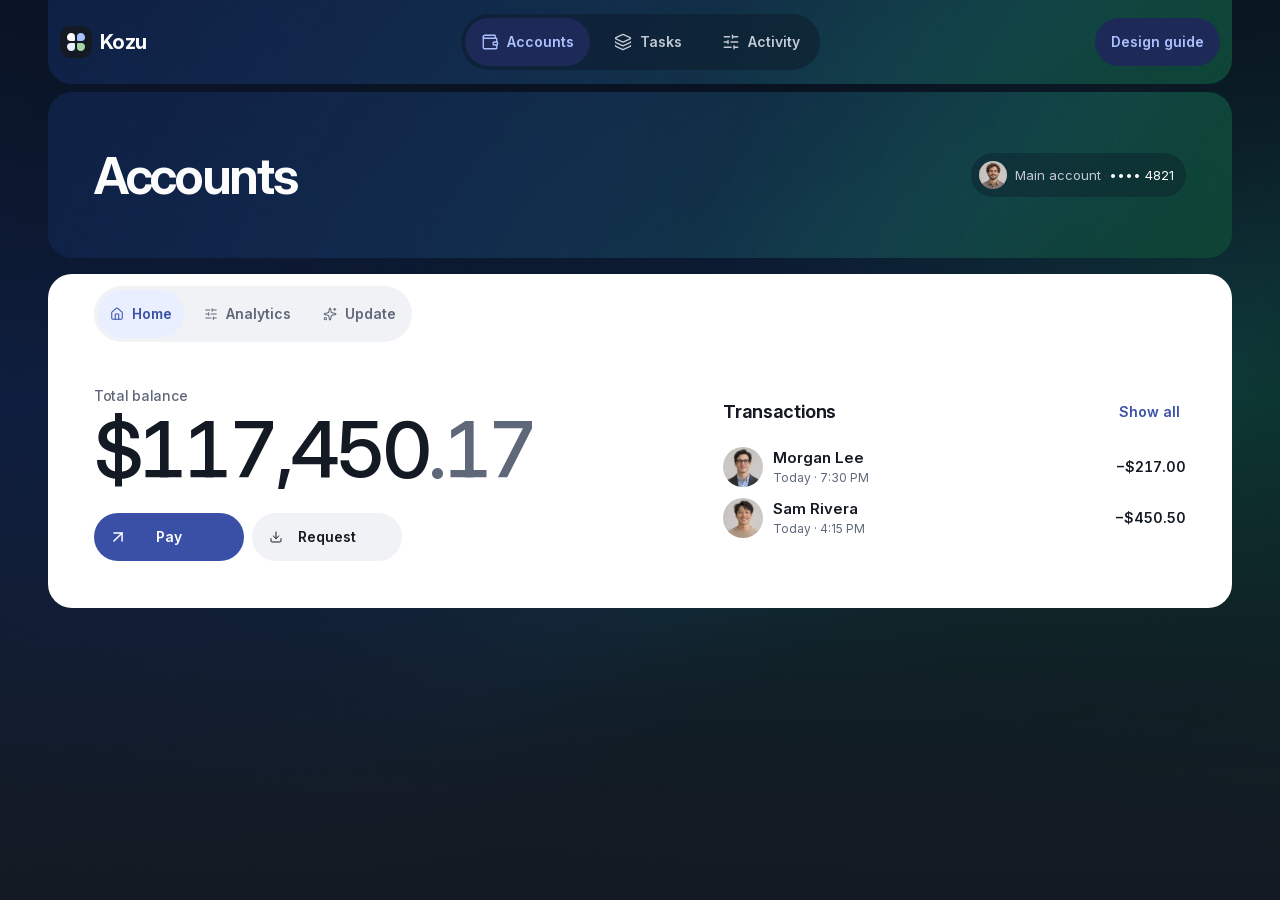
<file: web/index.html>
<!doctype html>
<html lang="en">
<head>
  <meta charset="utf-8">
  <meta name="viewport" content="width=device-width, initial-scale=1, viewport-fit=cover">
  <meta name="color-scheme" content="light dark">
  <title>Kozu</title>
  <link rel="stylesheet" href="kozu.css">
  <script src="dot-grid.js" defer></script>
  <script src="demo.js" defer></script>
</head>
<body class="workspace" data-surface="navy" data-theme="dark">
  <svg class="kozu-symbols" xmlns="http://www.w3.org/2000/svg" aria-hidden="true">
    <symbol id="icon-up-right" viewBox="0 0 24 24"><path d="M7 7h10v10"/><path d="M7 17 17 7"/></symbol>
    <symbol id="icon-arrow-up" viewBox="0 0 24 24"><path d="m5 12 7-7 7 7"/><path d="M12 19V5"/></symbol>
    <symbol id="icon-download" viewBox="0 0 24 24"><path d="M12 15V3"/><path d="M21 15v4a2 2 0 0 1-2 2H5a2 2 0 0 1-2-2v-4"/><path d="m7 10 5 5 5-5"/></symbol>
    <symbol id="icon-shopping" viewBox="0 0 24 24"><path d="M16 10a4 4 0 0 1-8 0"/><path d="M3.103 6.034h17.794"/><path d="M3.4 5.467a2 2 0 0 0-.4 1.2V20a2 2 0 0 0 2 2h14a2 2 0 0 0 2-2V6.667a2 2 0 0 0-.4-1.2l-2-2.667A2 2 0 0 0 17 2H7a2 2 0 0 0-1.6.8z"/></symbol>
    <symbol id="icon-plus" viewBox="0 0 24 24"><path d="M5 12h14"/><path d="M12 5v14"/></symbol>
    <symbol id="icon-close" viewBox="0 0 24 24"><path d="M18 6 6 18"/><path d="m6 6 12 12"/></symbol>
    <symbol id="icon-sparkles" viewBox="0 0 24 24"><path d="M11.017 2.814a1 1 0 0 1 1.966 0l1.051 5.558a2 2 0 0 0 1.594 1.594l5.558 1.051a1 1 0 0 1 0 1.966l-5.558 1.051a2 2 0 0 0-1.594 1.594l-1.051 5.558a1 1 0 0 1-1.966 0l-1.051-5.558a2 2 0 0 0-1.594-1.594l-5.558-1.051a1 1 0 0 1 0-1.966l5.558-1.051a2 2 0 0 0 1.594-1.594z"/><path d="M20 2v4"/><path d="M22 4h-4"/><circle cx="4" cy="20" r="2"/></symbol>
    <symbol id="icon-layers" viewBox="0 0 24 24"><path d="M12.83 2.18a2 2 0 0 0-1.66 0L2.6 6.08a1 1 0 0 0 0 1.83l8.58 3.91a2 2 0 0 0 1.66 0l8.58-3.9a1 1 0 0 0 0-1.83z"/><path d="M2 12a1 1 0 0 0 .58.91l8.6 3.91a2 2 0 0 0 1.65 0l8.58-3.9A1 1 0 0 0 22 12"/><path d="M2 17a1 1 0 0 0 .58.91l8.6 3.91a2 2 0 0 0 1.65 0l8.58-3.9A1 1 0 0 0 22 17"/></symbol>
    <symbol id="icon-search" viewBox="0 0 24 24"><path d="m21 21-4.34-4.34"/><circle cx="11" cy="11" r="8"/></symbol>
    <symbol id="icon-chevron" viewBox="0 0 24 24"><path d="m6 9 6 6 6-6"/></symbol>
    <symbol id="icon-mic" viewBox="0 0 24 24"><path d="M12 19v3"/><path d="M19 10v2a7 7 0 0 1-14 0v-2"/><rect x="9" y="2" width="6" height="13" rx="3"/></symbol>
    <symbol id="icon-mail" viewBox="0 0 24 24"><path d="m22 7-8.991 5.727a2 2 0 0 1-2.009 0L2 7"/><rect x="2" y="4" width="20" height="16" rx="2"/></symbol>
    <symbol id="icon-calendar" viewBox="0 0 24 24"><path d="M8 2v4"/><path d="M16 2v4"/><rect width="18" height="18" x="3" y="4" rx="2"/><path d="M3 10h18"/><path d="M8 14h.01"/><path d="M12 14h.01"/><path d="M16 14h.01"/><path d="M8 18h.01"/><path d="M12 18h.01"/><path d="M16 18h.01"/></symbol>
    <symbol id="icon-folder" viewBox="0 0 24 24"><path d="M20 20a2 2 0 0 0 2-2V8a2 2 0 0 0-2-2h-7.9a2 2 0 0 1-1.69-.9L9.6 3.9A2 2 0 0 0 7.93 3H4a2 2 0 0 0-2 2v13a2 2 0 0 0 2 2Z"/></symbol>
    <symbol id="icon-alert" viewBox="0 0 24 24"><circle cx="12" cy="12" r="10"/><line x1="12" x2="12" y1="8" y2="12"/><line x1="12" x2="12.01" y1="16" y2="16"/></symbol>
    <symbol id="icon-check" viewBox="0 0 24 24"><path d="M20 6 9 17l-5-5"/></symbol>
    <symbol id="icon-file" viewBox="0 0 24 24"><path d="M6 22a2 2 0 0 1-2-2V4a2 2 0 0 1 2-2h8a2.4 2.4 0 0 1 1.704.706l3.588 3.588A2.4 2.4 0 0 1 20 8v12a2 2 0 0 1-2 2z"/><path d="M14 2v5a1 1 0 0 0 1 1h5"/><path d="M10 9H8"/><path d="M16 13H8"/><path d="M16 17H8"/></symbol>
    <symbol id="icon-wallet" viewBox="0 0 24 24"><path d="M19 7V4a1 1 0 0 0-1-1H5a2 2 0 0 0 0 4h15a1 1 0 0 1 1 1v4h-3a2 2 0 0 0 0 4h3a1 1 0 0 0 1-1v-2a1 1 0 0 0-1-1"/><path d="M3 5v14a2 2 0 0 0 2 2h15a1 1 0 0 0 1-1v-4"/></symbol>
    <symbol id="icon-home" viewBox="0 0 24 24"><path d="M15 21v-8a1 1 0 0 0-1-1h-4a1 1 0 0 0-1 1v8"/><path d="M3 10a2 2 0 0 1 .709-1.528l7-6a2 2 0 0 1 2.582 0l7 6A2 2 0 0 1 21 10v9a2 2 0 0 1-2 2H5a2 2 0 0 1-2-2z"/></symbol>
    <symbol id="icon-analytics" viewBox="0 0 24 24"><path d="M10 5H3"/><path d="M12 19H3"/><path d="M14 3v4"/><path d="M16 17v4"/><path d="M21 12h-9"/><path d="M21 19h-5"/><path d="M21 5h-7"/><path d="M8 10v4"/><path d="M8 12H3"/></symbol>
  </svg>
  <a class="kozu-skip" href="#main">Skip to content</a>
  <header class="workspace-header kozu-field">
    <div class="workspace-brand"><span class="kozu-mark" aria-hidden="true"><i></i><i></i><i></i><i></i></span>Kozu</div>
    <div class="kozu-tabs workspace-tabs kozu-frost" role="tablist" aria-label="Workspace">
      <button type="button" id="tab-accounts" role="tab" aria-selected="true" aria-controls="accounts"><svg class="kozu-icon" aria-hidden="true"><use href="#icon-wallet"></use></svg><span>Accounts</span></button>
      <button type="button" id="tab-tasks" role="tab" aria-selected="false" aria-controls="tasks" tabindex="-1"><svg class="kozu-icon" aria-hidden="true"><use href="#icon-layers"></use></svg><span>Tasks</span></button>
      <button type="button" id="tab-activity" role="tab" aria-selected="false" aria-controls="activity" tabindex="-1"><svg class="kozu-icon" aria-hidden="true"><use href="#icon-analytics"></use></svg><span>Activity</span></button>
    </div>
    <a class="workspace-guide kozu-button" href="guide.html">Design guide</a>
  </header>

  <main id="main" class="workspace-main" tabindex="-1">
    <section id="accounts" class="view" role="tabpanel" aria-labelledby="tab-accounts" tabindex="0">
      <header class="view-heading kozu-field">
        <h1 class="kozu-display">Accounts</h1>
        <div class="account-chip kozu-frost kozu-frost-control"><img class="account-photo" src="../Assets/People/alex.jpg" width="28" height="28" alt=""><div><span>Main account</span><span aria-label="Account ending in 4821">•••• 4821</span></div></div>
      </header>

      <div class="accounts-sheet kozu-card" data-surface="paper" data-theme="light">
        <div class="accounts-navigation">
          <div class="kozu-tabs accounts-dock" role="tablist" aria-label="Accounts views">
            <button type="button" id="dock-home" role="tab" aria-label="Home" aria-selected="true" aria-controls="accounts-home"><svg class="kozu-icon icon-home" aria-hidden="true"><use href="#icon-home"></use></svg><span>Home</span></button>
            <button type="button" id="dock-analytics" role="tab" aria-label="Analytics" aria-selected="false" aria-controls="accounts-analytics" tabindex="-1"><svg class="kozu-icon icon-analytics" aria-hidden="true"><use href="#icon-analytics"></use></svg><span>Analytics</span></button>
            <button type="button" id="dock-update" role="tab" aria-label="Weekly update" aria-selected="false" aria-controls="accounts-update" tabindex="-1"><svg class="kozu-icon icon-sparkles" aria-hidden="true"><use href="#icon-sparkles"></use></svg><span>Update</span></button>
          </div>
        </div>
        <div class="accounts-pane accounts-home" id="accounts-home" role="tabpanel" aria-labelledby="dock-home" tabindex="0">
          <section class="balance" aria-labelledby="balance-heading">
            <h2 id="balance-heading">Total balance</h2>
            <p class="balance-value kozu-numeral"><span class="kozu-sr">117,450 dollars and 17 cents</span><span class="balance-amount" aria-hidden="true"><span>$117,450</span><span class="balance-cents">.17</span></span></p>
            <div class="balance-actions">
              <button type="button" class="kozu-button kozu-primary kozu-paired" data-transfer="pay"><svg class="kozu-icon icon-up-right" aria-hidden="true"><use href="#icon-up-right"></use></svg>Pay</button>
              <button type="button" class="kozu-button kozu-paired" data-transfer="request"><svg class="kozu-icon icon-download" aria-hidden="true"><use href="#icon-download"></use></svg>Request</button>
            </div>
            <p id="transfer-result" class="transfer-result" role="status"></p>
          </section>
          <section class="ledger" aria-labelledby="ledger-heading">
            <header class="section-heading"><h2 id="ledger-heading">Transactions</h2><button type="button" class="kozu-button kozu-quiet" id="ledger-toggle" aria-controls="older-transactions" aria-expanded="false">Show all</button></header>
            <ul role="list" class="ledger-list">
              <li data-spend="217" data-day="2026-11-22"><img class="ledger-photo" src="../Assets/People/oliver.jpg" width="40" height="40" alt=""><div><strong>Morgan Lee</strong><time datetime="2026-11-22T19:30">Today · 7:30 PM</time></div><span class="kozu-numeral">−$217.00</span></li>
              <li data-spend="450.5" data-day="2026-11-22"><img class="ledger-photo" src="../Assets/People/james.jpg" width="40" height="40" alt=""><div><strong>Sam Rivera</strong><time datetime="2026-11-22T16:15">Today · 4:15 PM</time></div><span class="kozu-numeral">−$450.50</span></li>
            </ul>
            <ul role="list" class="ledger-list" id="older-transactions" hidden>
              <li data-spend="84.25" data-day="2026-11-22"><span class="ledger-icon tone-neutral"><svg class="kozu-icon icon-shopping" aria-hidden="true"><use href="#icon-shopping"></use></svg></span><div><strong>Common Market</strong><span>Today · 11:42 AM</span></div><span class="kozu-numeral">−$84.25</span></li>
              <li><span class="ledger-icon tone-blue"><svg class="kozu-icon icon-download" aria-hidden="true"><use href="#icon-download"></use></svg></span><div><strong>Studio payout</strong><span>Nov 21 · 9:00 AM</span></div><span class="kozu-numeral ledger-income">+$4,800.00</span></li>
              <li data-spend="310" data-day="2026-11-21"><span class="ledger-icon tone-jade"><svg class="kozu-icon icon-up-right" aria-hidden="true"><use href="#icon-up-right"></use></svg></span><div><strong>Union Studio</strong><span>Nov 21 · 8:42 AM</span></div><span class="kozu-numeral">−$310.00</span></li>
              <li data-spend="129" data-day="2026-11-20"><span class="ledger-icon tone-blue"><svg class="kozu-icon icon-shopping" aria-hidden="true"><use href="#icon-shopping"></use></svg></span><div><strong>Field Notes</strong><span>Nov 20 · 1:20 PM</span></div><span class="kozu-numeral">−$129.00</span></li>
              <li data-spend="540" data-day="2026-11-19"><span class="ledger-icon tone-blue"><svg class="kozu-icon icon-up-right" aria-hidden="true"><use href="#icon-up-right"></use></svg></span><div><strong>Northstar Works</strong><span>Nov 19 · 12:16 PM</span></div><span class="kozu-numeral">−$540.00</span></li>
              <li data-spend="72" data-day="2026-11-18"><span class="ledger-icon tone-neutral"><svg class="kozu-icon icon-shopping" aria-hidden="true"><use href="#icon-shopping"></use></svg></span><div><strong>Courier Coffee</strong><span>Nov 18 · 9:04 AM</span></div><span class="kozu-numeral">−$72.00</span></li>
              <li data-spend="244.25" data-day="2026-11-17"><span class="ledger-icon tone-neutral"><svg class="kozu-icon icon-shopping" aria-hidden="true"><use href="#icon-shopping"></use></svg></span><div><strong>Common Market</strong><span>Nov 17 · 6:31 PM</span></div><span class="kozu-numeral">−$244.25</span></li>
              <li data-spend="127.8" data-day="2026-11-16"><span class="ledger-icon tone-blue"><svg class="kozu-icon icon-up-right" aria-hidden="true"><use href="#icon-up-right"></use></svg></span><div><strong>Park Mobile</strong><span>Nov 16 · 11:07 AM</span></div><span class="kozu-numeral">−$127.80</span></li>
              <li data-spend="1875" data-day="2026-11-12"><span class="ledger-icon tone-jade"><svg class="kozu-icon icon-up-right" aria-hidden="true"><use href="#icon-up-right"></use></svg></span><div><strong>West End Properties</strong><span>Nov 12 · 10:02 AM</span></div><span class="kozu-numeral">−$1,875.00</span></li>
              <li><span class="ledger-icon tone-blue"><svg class="kozu-icon icon-download" aria-hidden="true"><use href="#icon-download"></use></svg></span><div><strong>Studio payout</strong><span>Nov 11 · 9:00 AM</span></div><span class="kozu-numeral ledger-income">+$4,000.00</span></li>
              <li data-spend="486" data-day="2026-11-04"><span class="ledger-icon tone-blue"><svg class="kozu-icon icon-shopping" aria-hidden="true"><use href="#icon-shopping"></use></svg></span><div><strong>Field Notes</strong><span>Nov 4 · 3:30 PM</span></div><span class="kozu-numeral">−$486.00</span></li>
            </ul>
          </section>
        </div>
        <section class="spending accounts-pane" id="accounts-analytics" role="tabpanel" aria-labelledby="dock-analytics" tabindex="0" hidden>
          <header class="section-heading">
            <h2 id="spending-heading">Spending</h2>
            <div class="kozu-segment" role="group" aria-label="Spending period">
              <button type="button" data-period="week" aria-pressed="true">Week</button>
              <button type="button" data-period="month" aria-pressed="false">Month</button>
            </div>
          </header>
          <p class="spending-total kozu-numeral" id="spending-total" aria-live="polite"></p>
          <p class="spending-date" id="spending-date"></p>
          <p id="spending-selection" class="spending-selection kozu-numeral"></p>
          <ul role="list" class="spending-chart" id="spending-chart" aria-label="Spending by day"></ul>
        </section>
        <section class="weekly kozu-field accounts-pane" data-surface="navy" data-theme="dark" id="accounts-update" role="tabpanel" aria-labelledby="dock-update" tabindex="0" hidden>
          <h2 id="weekly-heading"><svg class="kozu-icon icon-sparkles" aria-hidden="true"><use href="#icon-sparkles"></use></svg>Weekly update</h2>
          <div class="weekly-message">
            <p>Your income<br>is up <strong>20%.</strong></p>
            <p class="weekly-caption">$4,800 this week · $4,000 last week</p>
          </div>
        </section>
      </div>
      <dialog class="transfer-dialog" data-surface="paper" data-theme="light" id="transfer-dialog" aria-labelledby="transfer-title">
        <form id="transfer-form">
          <header class="section-heading"><h2 id="transfer-title">Pay</h2><button class="kozu-button kozu-icon-button kozu-quiet" id="transfer-close" type="button" aria-label="Close"><svg class="kozu-icon icon-close" aria-hidden="true"><use href="#icon-close"></use></svg></button></header>
          <p class="dialog-help">Sample transaction</p>
          <label>Person or business<input name="recipient" type="text" maxlength="80" required autofocus></label>
          <label>Amount in USD<input name="amount" type="number" inputmode="decimal" min="0.01" max="117450.17" step="0.01" required></label>
          <button class="kozu-button kozu-primary" type="submit" id="transfer-submit">Preview payment</button>
        </form>
      </dialog>
    </section>

    <section id="tasks" class="view" role="tabpanel" aria-labelledby="tab-tasks" tabindex="0" hidden>
      <header class="view-heading kozu-field">
        <h1 class="kozu-display">Tasks</h1>
        <button type="button" class="kozu-button kozu-frost kozu-paired" id="new-task"><svg class="kozu-icon icon-plus" aria-hidden="true"><use href="#icon-plus"></use></svg>Add task</button>
      </header>

      <div class="tasks-grid">
        <section class="agents kozu-frost" aria-labelledby="agents-heading">
          <header class="section-heading"><h2 id="agents-heading">Agents</h2><span class="panel-note" id="agent-count">3 in progress</span></header>
          <details class="agent" data-progress="74" name="agents">
            <summary><span class="agent-icon"><svg class="kozu-icon icon-sparkles" aria-hidden="true"><use href="#icon-sparkles"></use></svg></span><span class="agent-identity"><strong>Inbox</strong></span><span class="agent-meter" data-dot-grid="progress" aria-hidden="true"></span><span class="agent-percent kozu-numeral">74%</span><svg class="kozu-icon icon-chevron" aria-hidden="true"><use href="#icon-chevron"></use></svg><span class="agent-caption"><span>Personal assistant</span></span></summary>
            <div class="agent-detail">
              <ul role="list" class="agent-tasks"><li><span class="dot complete"></span><span>Sort incoming email</span><span>Done</span></li><li><span class="dot working"></span><span>Prepare meeting briefs</span><span>In progress</span></li></ul>
              <div class="agent-actions"><span class="agent-state">In progress</span><button type="button" class="kozu-button kozu-quiet" data-agent-action="pause">Pause</button><button type="button" class="kozu-button kozu-quiet" data-agent-action="advance">+10 points</button></div>
            </div>
          </details>
          <details class="agent" data-progress="41" name="agents" open>
            <summary><span class="agent-icon"><svg class="kozu-icon icon-layers" aria-hidden="true"><use href="#icon-layers"></use></svg></span><span class="agent-identity"><strong>Flow</strong></span><span class="agent-meter" data-dot-grid="progress" aria-hidden="true"></span><span class="agent-percent kozu-numeral">41%</span><svg class="kozu-icon icon-chevron" aria-hidden="true"><use href="#icon-chevron"></use></svg><span class="agent-caption"><span>Automation agent</span></span></summary>
            <div class="agent-detail">
              <ul role="list" class="agent-tasks"><li><span class="dot complete"></span><span>Process spreadsheets</span><span>Done</span></li><li><span class="dot working"></span><span>Gather industry reports</span><span>In progress</span></li><li><span class="dot"></span><span>Draft presentation</span><span>Queued</span></li></ul>
              <div class="agent-actions"><span class="agent-state">In progress</span><button type="button" class="kozu-button kozu-quiet" data-agent-action="pause">Pause</button><button type="button" class="kozu-button kozu-quiet" data-agent-action="advance">+10 points</button></div>
            </div>
          </details>
          <details class="agent" data-progress="22" name="agents">
            <summary><span class="agent-icon"><svg class="kozu-icon icon-search" aria-hidden="true"><use href="#icon-search"></use></svg></span><span class="agent-identity"><strong>Scout</strong></span><span class="agent-meter" data-dot-grid="progress" aria-hidden="true"></span><span class="agent-percent kozu-numeral">22%</span><svg class="kozu-icon icon-chevron" aria-hidden="true"><use href="#icon-chevron"></use></svg><span class="agent-caption"><span>Research agent</span></span></summary>
            <div class="agent-detail">
              <ul role="list" class="agent-tasks"><li><span class="dot working"></span><span>Review source material</span><span>In progress</span></li><li><span class="dot"></span><span>Write research summary</span><span>Queued</span></li></ul>
              <div class="agent-actions"><span class="agent-state">In progress</span><button type="button" class="kozu-button kozu-quiet" data-agent-action="pause">Pause</button><button type="button" class="kozu-button kozu-quiet" data-agent-action="advance">+10 points</button></div>
            </div>
          </details>
          <p class="kozu-sr" id="agent-announcement" role="status"></p>
        </section>

        <div class="tasks-side">
          <section class="task-composer kozu-card" data-surface="paper" data-theme="light" aria-labelledby="composer-heading">
            <header class="section-heading"><h2 id="composer-heading" class="kozu-display">Task composer</h2></header>
            <form id="task-form">
              <label for="task-input" class="kozu-sr">Task description</label>
              <textarea id="task-input" required maxlength="160" placeholder="Describe a task…"></textarea>
              <div class="composer-actions">
                <button type="button" id="listen" class="kozu-button kozu-quiet kozu-paired"><svg class="kozu-icon icon-mic" aria-hidden="true"><use href="#icon-mic"></use></svg><span id="listen-label">Listen</span></button>
                <div class="listening-indicator" hidden>
                  <span class="listening-label">Listening</span>
                  <div data-dot-grid="listening" aria-hidden="true"></div>
                </div>
                <button type="submit" class="kozu-button kozu-icon-button kozu-primary" aria-label="Queue task"><svg class="kozu-icon icon-arrow-up" aria-hidden="true"><use href="#icon-arrow-up"></use></svg></button>
              </div>
            </form>
            <p class="kozu-sr" id="listen-status" role="status"></p>
            <ul role="list" id="queued-tasks" class="queued-tasks" aria-label="Queued tasks" hidden></ul>
          </section>
          <section class="connections kozu-frost" aria-labelledby="connections-heading">
            <h2 id="connections-heading">Connected sources</h2>
            <div class="connections-row"><div class="kozu-sources" aria-hidden="true">
              <span><svg class="kozu-icon icon-mail" aria-hidden="true"><use href="#icon-mail"></use></svg></span><span><svg class="kozu-icon icon-calendar" aria-hidden="true"><use href="#icon-calendar"></use></svg></span><span><svg class="kozu-icon icon-folder" aria-hidden="true"><use href="#icon-folder"></use></svg></span>
            </div><p>Mail, Calendar, and Drive</p></div>
          </section>
        </div>
      </div>
    </section>

    <section id="activity" class="view" role="tabpanel" aria-labelledby="tab-activity" tabindex="0" hidden>
      <header class="view-heading kozu-field">
        <h1 class="kozu-display">Activity</h1>
        <span class="kozu-state"><span class="dot complete" aria-hidden="true"></span>On call</span>
      </header>

      <div class="terminal kozu-frost">
        <div class="terminal-top">
          <div class="kozu-tabs terminal-tabs" role="tablist" aria-label="Environment">
            <button type="button" id="tab-eu" role="tab" aria-selected="true" aria-controls="incident-view" data-env="eu">prod-eu</button>
            <button type="button" id="tab-us" role="tab" aria-selected="false" aria-controls="incident-view" data-env="us" tabindex="-1">prod-us</button>
            <button type="button" id="tab-stage" role="tab" aria-selected="false" aria-controls="incident-view" data-env="stage" tabindex="-1">staging</button>
          </div>
          <span id="terminal-scope" class="terminal-scope">214 services</span>
        </div>
        <div id="incident-view" class="terminal-body" role="tabpanel" aria-labelledby="tab-eu" tabindex="0">
          <aside class="incident-info" aria-labelledby="incident-heading">
            <span id="incident-id" class="incident-id"></span>
            <h2 id="incident-heading"></h2>
            <span class="kozu-state incident-state"><svg class="kozu-icon icon-check" aria-hidden="true"><use href="#icon-check"></use></svg>Resolved</span>
            <dl class="incident-metrics">
              <div><dt>Time to fix</dt><dd id="time-to-fix"></dd></div>
              <div><dt>People paged</dt><dd>0</dd></div>
            </dl>
            <p id="incident-summary"></p>
          </aside>
          <div class="terminal-output">
            <section aria-labelledby="log-heading">
              <header class="section-heading log-heading"><h3 id="log-heading">Run log</h3><span id="log-date" class="panel-note">Nov 22 · UTC</span></header>
              <ol role="list" id="run-log" class="run-log"></ol>
            </section>
            <figure class="terminal-chart">
              <figcaption><span id="terminal-chart-label"></span><span id="terminal-chart-value"></span></figcaption>
              <div id="terminal-bars" class="terminal-bars" aria-hidden="true"></div>
            </figure>
            <div class="terminal-controls">
              <label for="replay-step">Replay step</label>
              <input id="replay-step" type="range" min="1" max="5" value="5" step="1">
              <output id="replay-count" for="replay-step"></output>
              <button type="button" id="report-toggle" class="kozu-button kozu-quiet kozu-paired" aria-expanded="false" aria-controls="incident-report"><svg class="kozu-icon icon-file" aria-hidden="true"><use href="#icon-file"></use></svg><span>View report</span></button>
            </div>
            <div class="terminal-report" id="incident-report" hidden><h3>Incident report</h3><p id="report-copy"></p></div>
          </div>
        </div>
      </div>
    </section>
  </main>
</body>
</html>
</file>
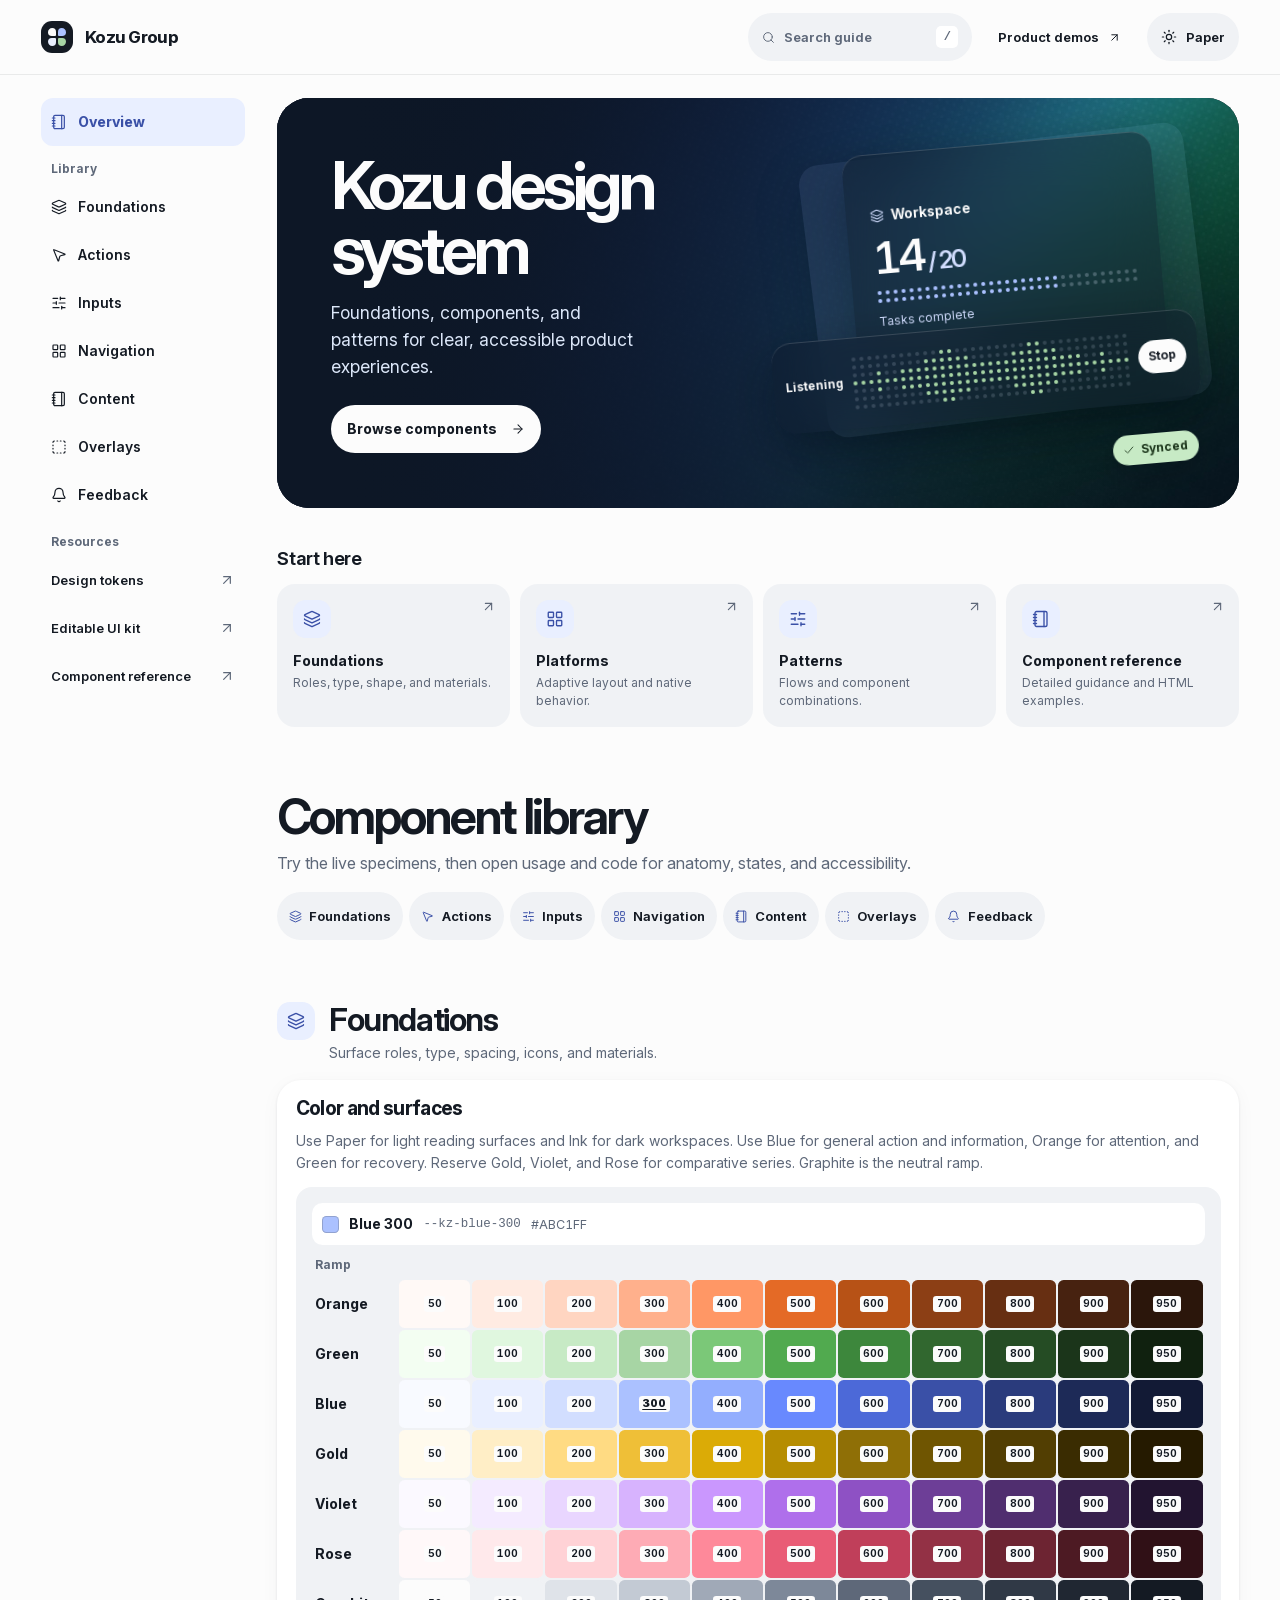
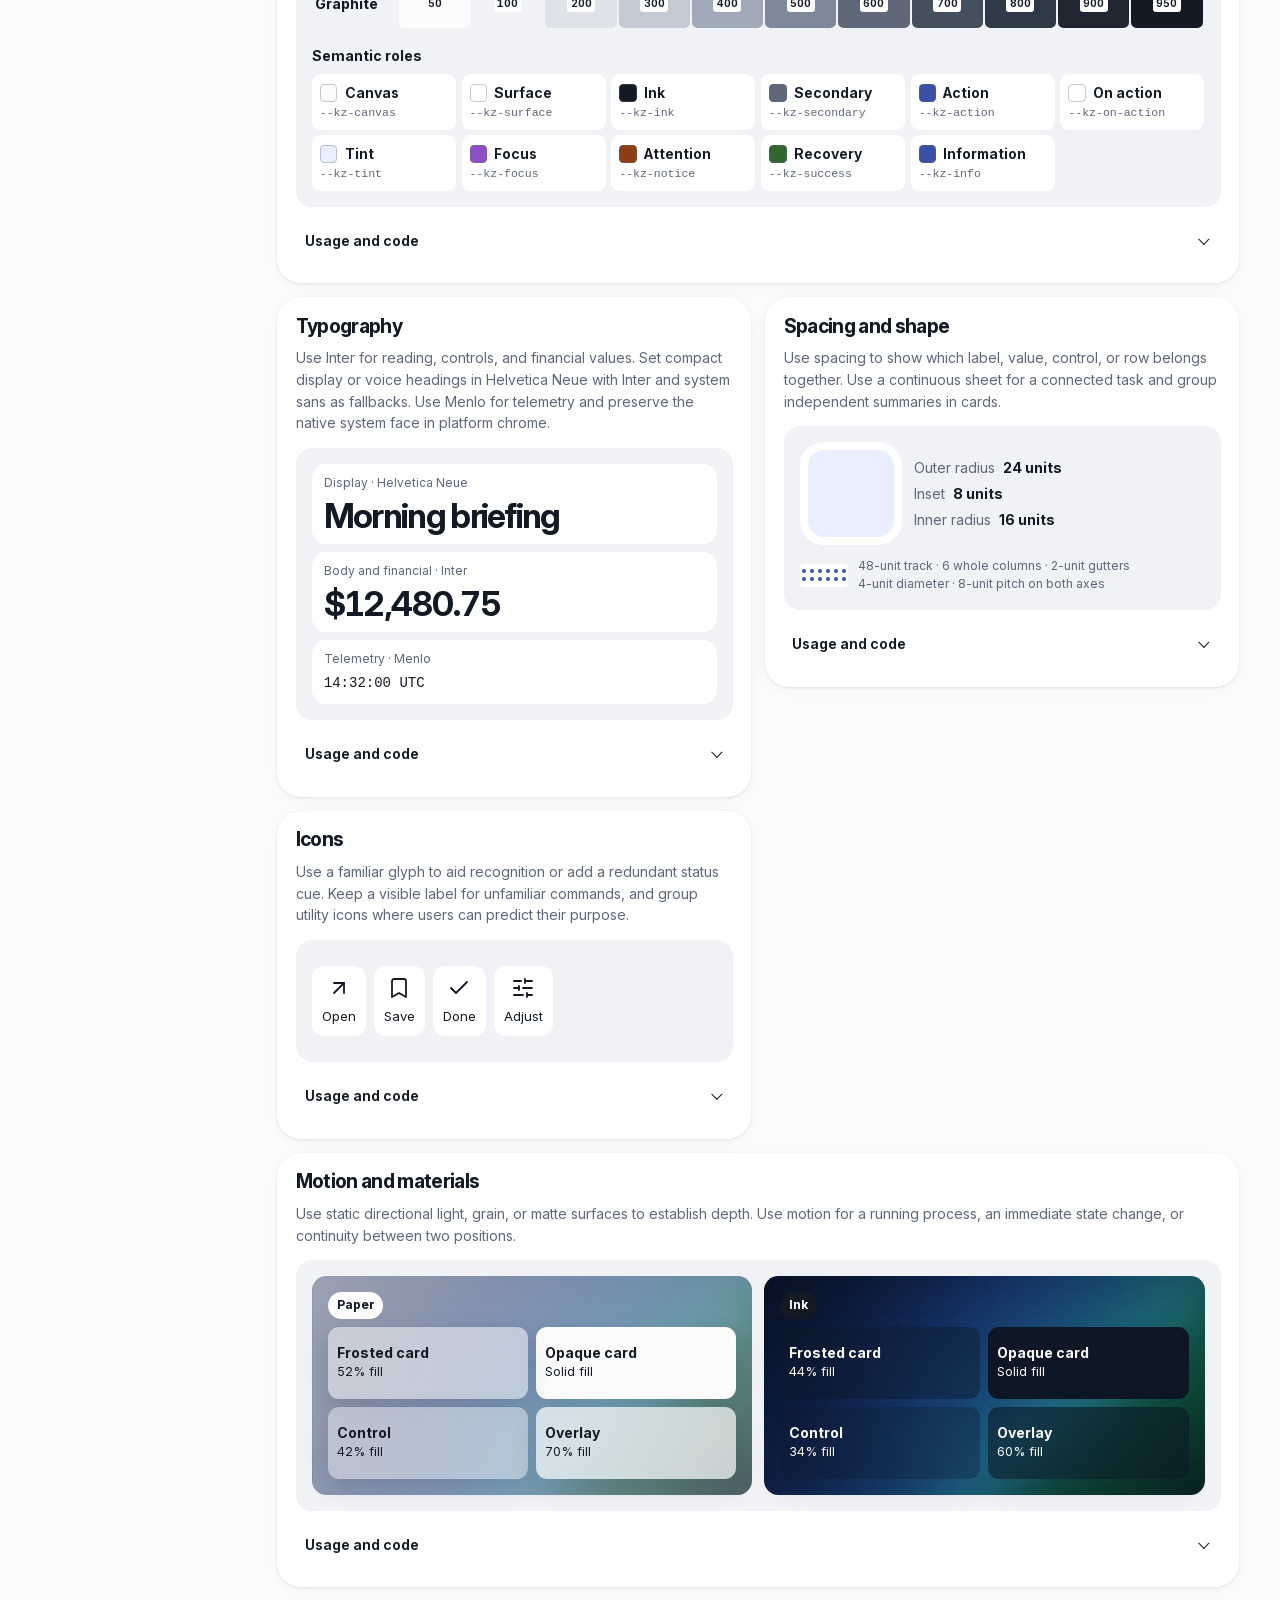
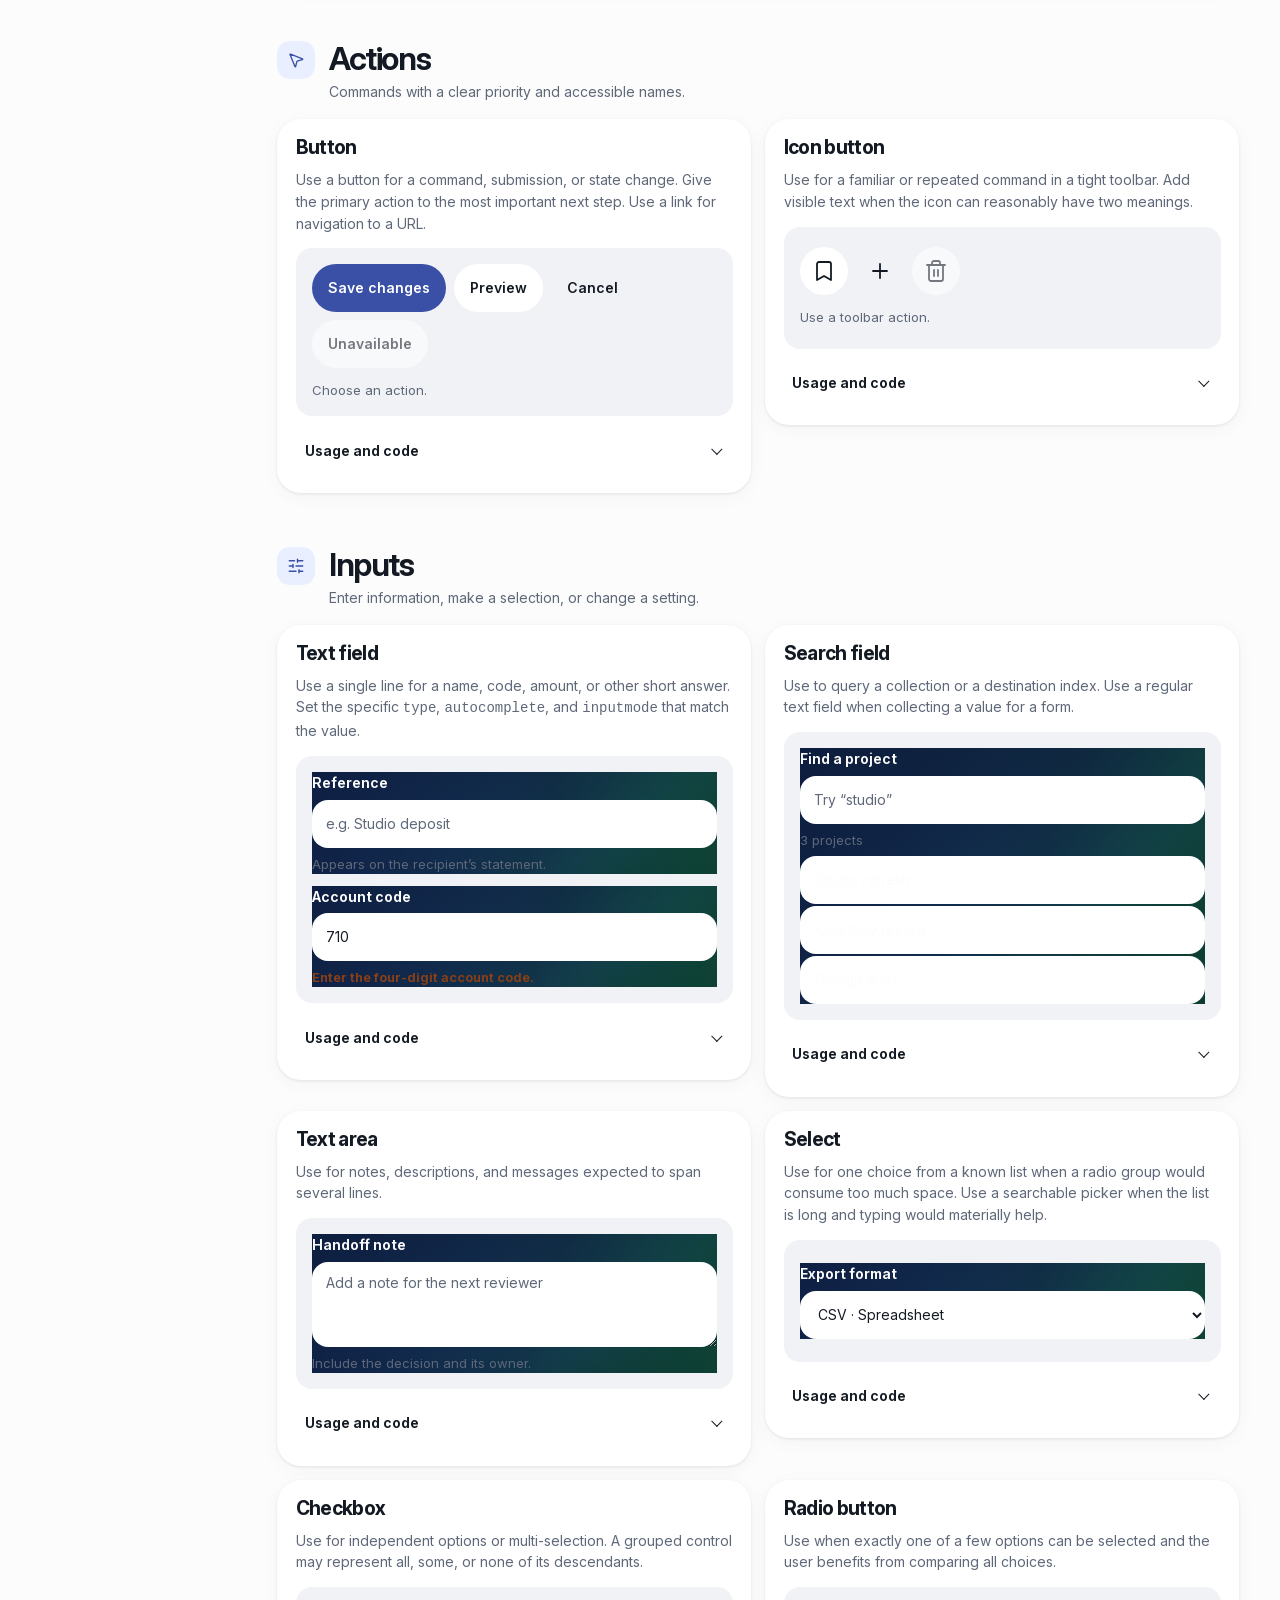
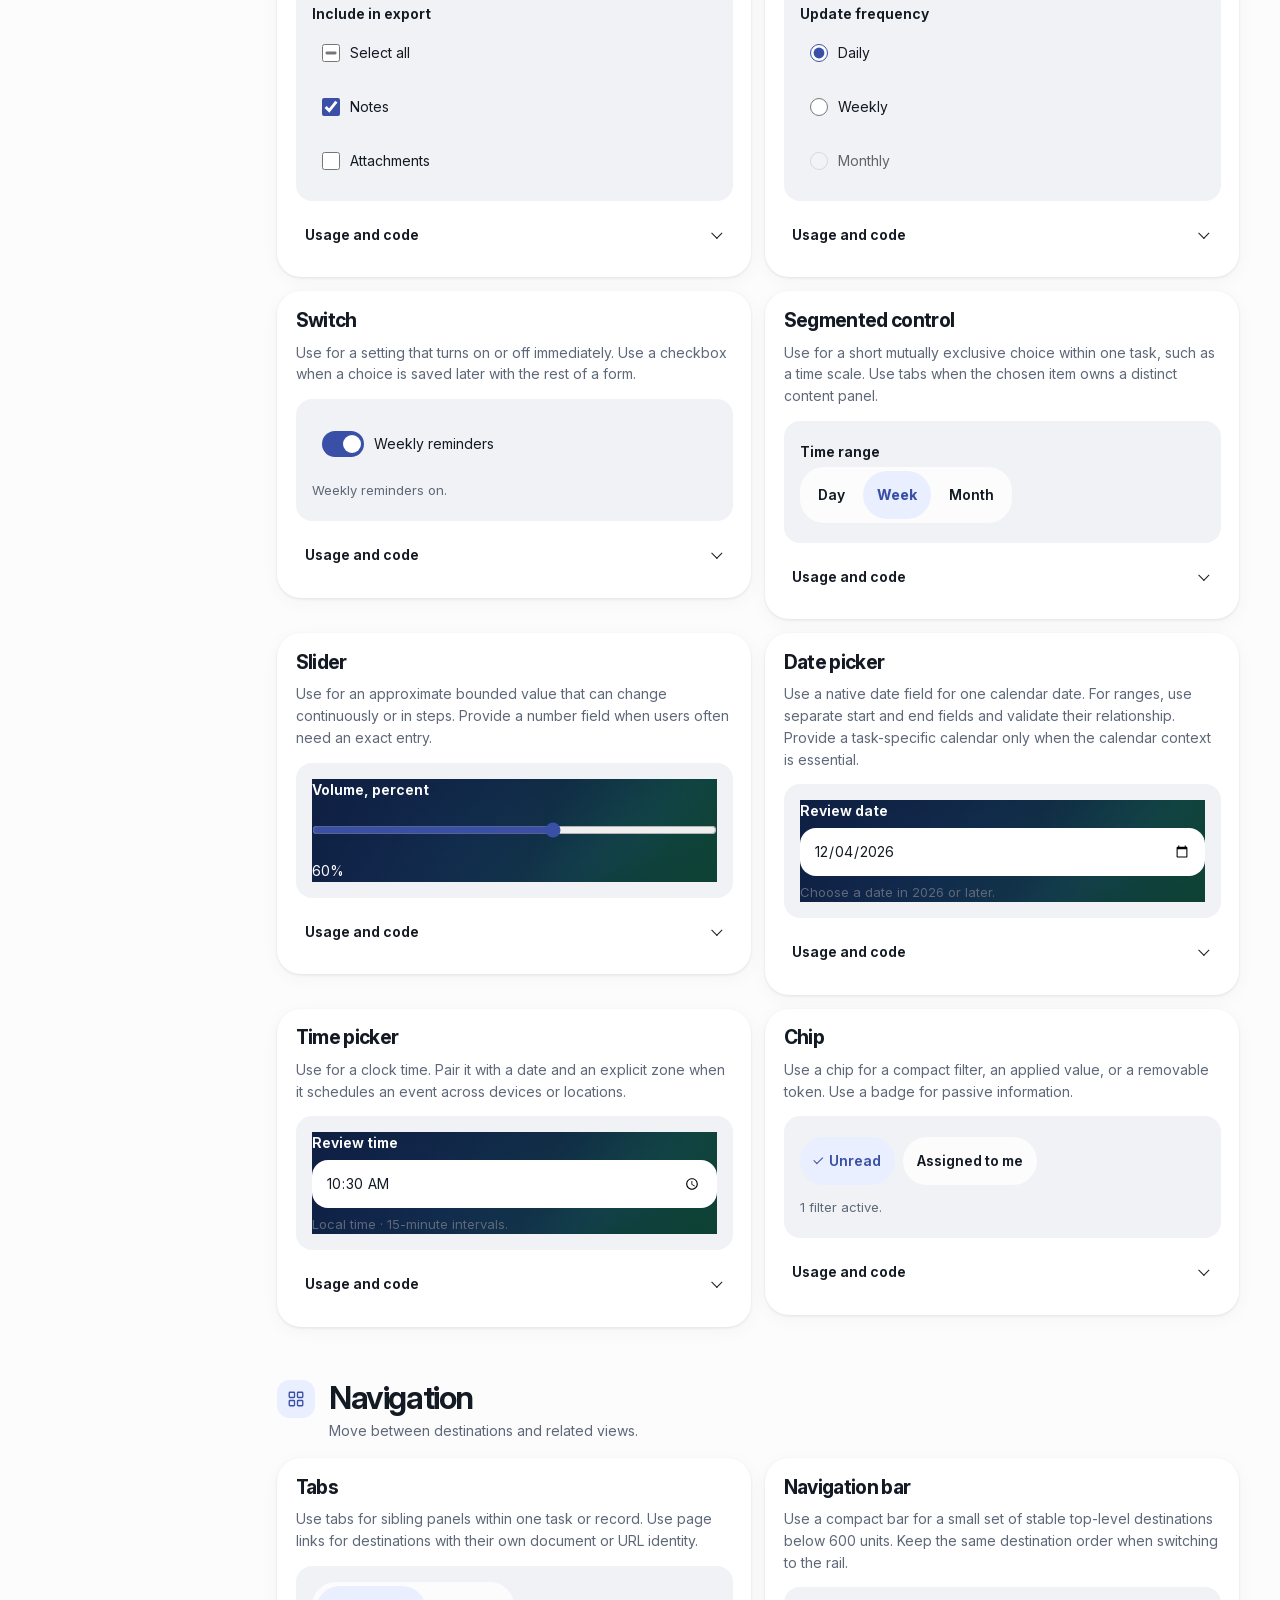
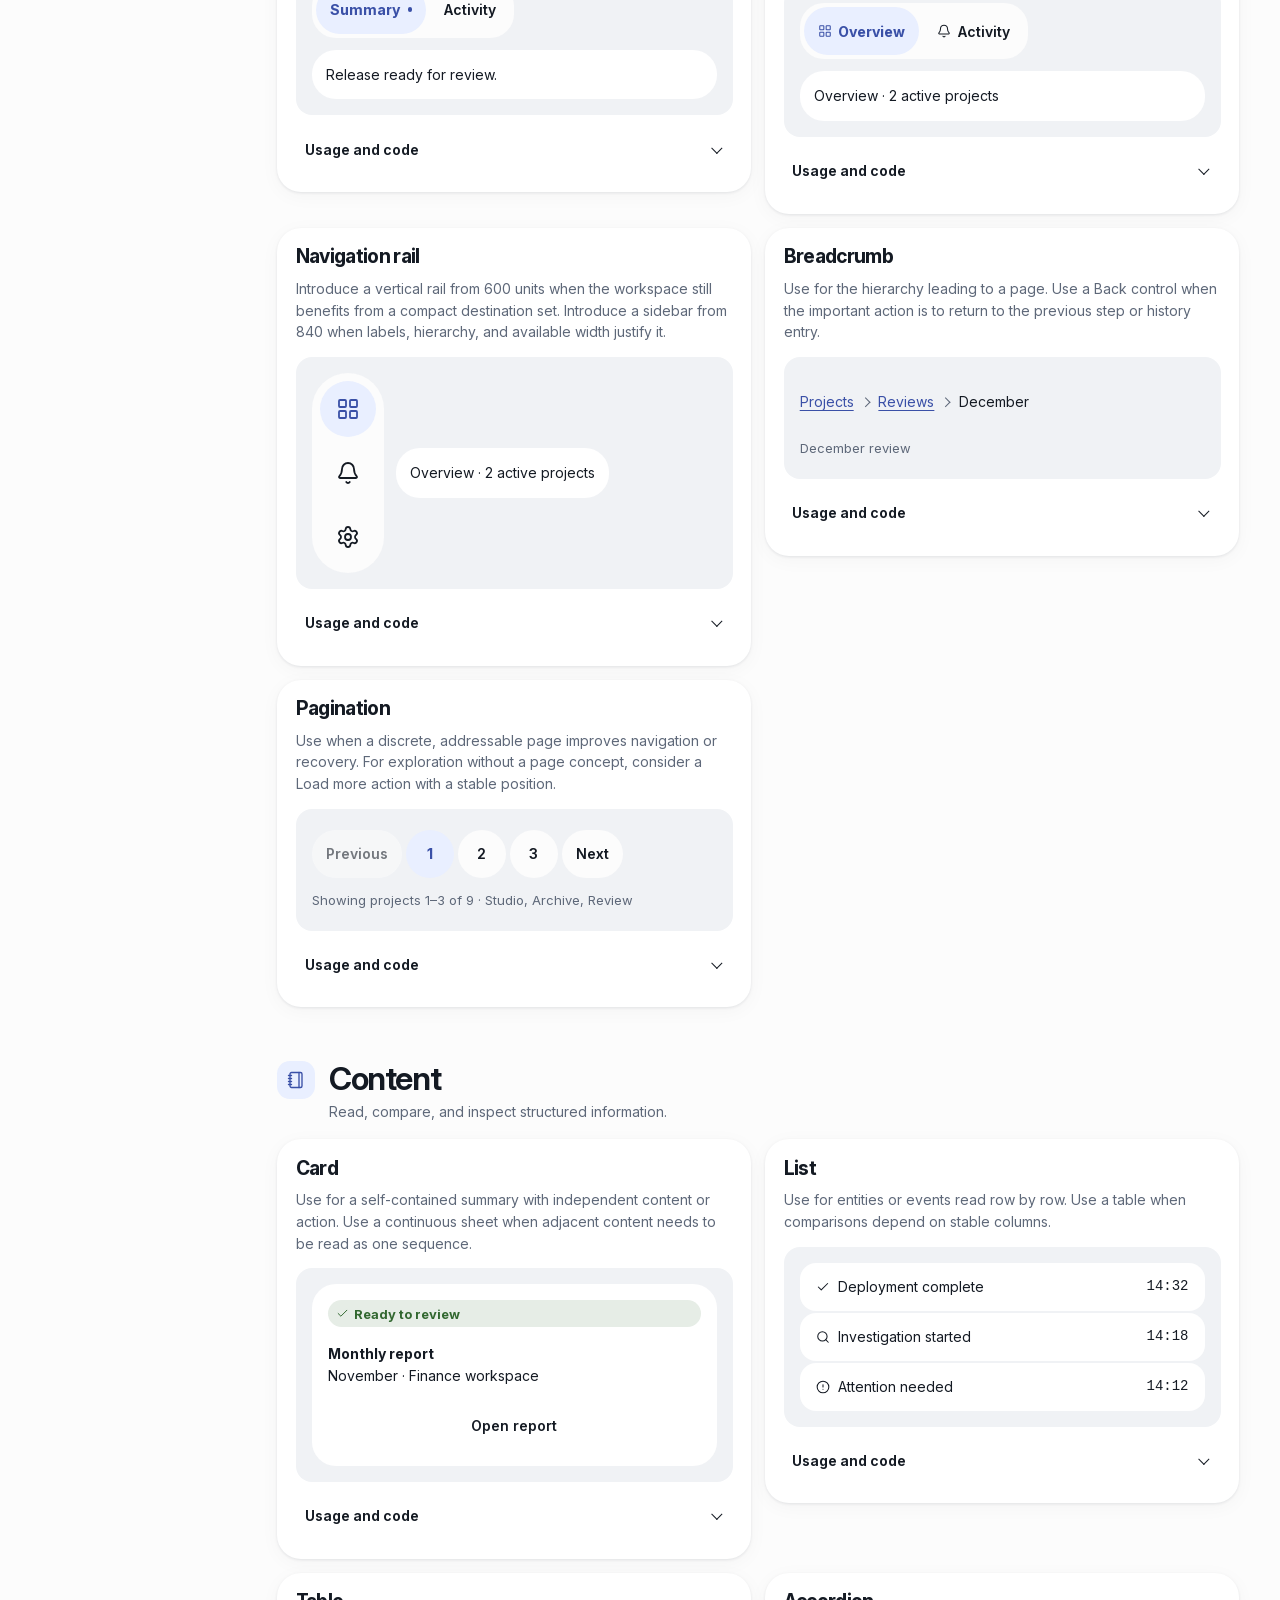
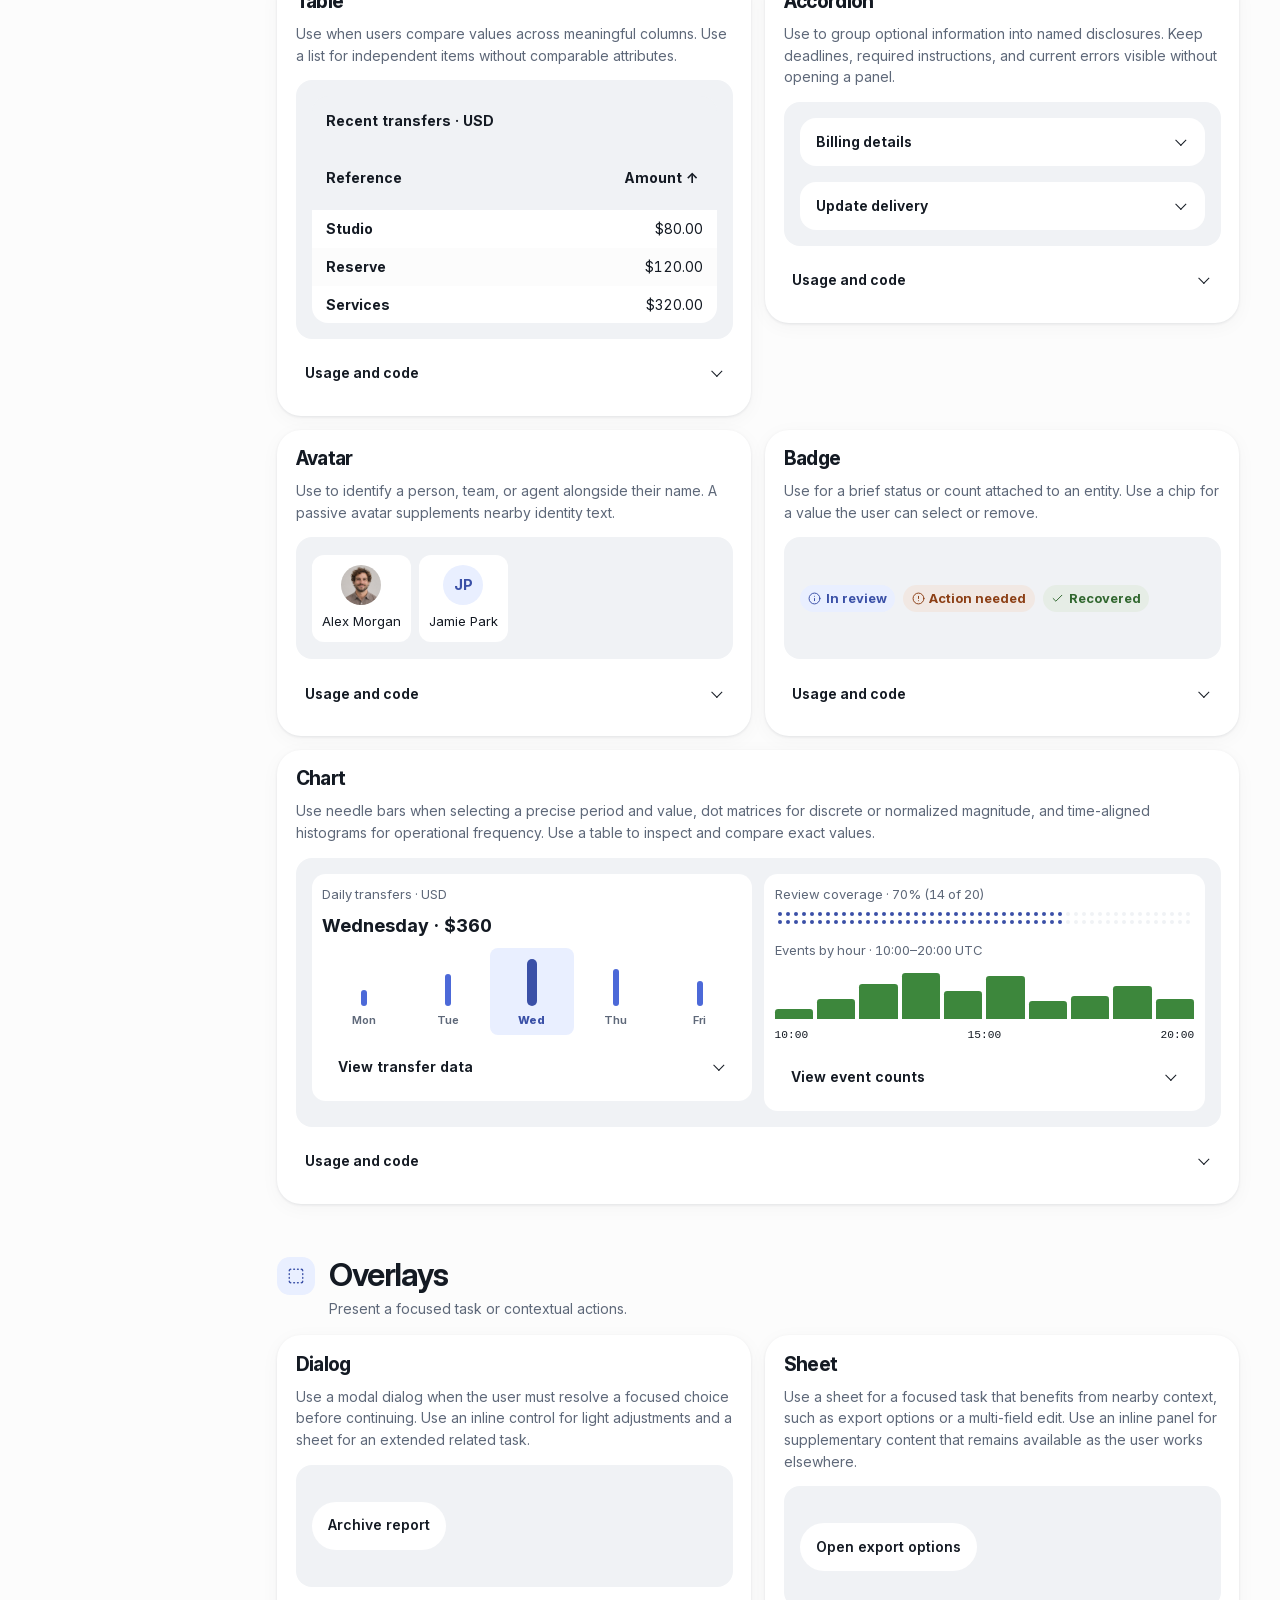
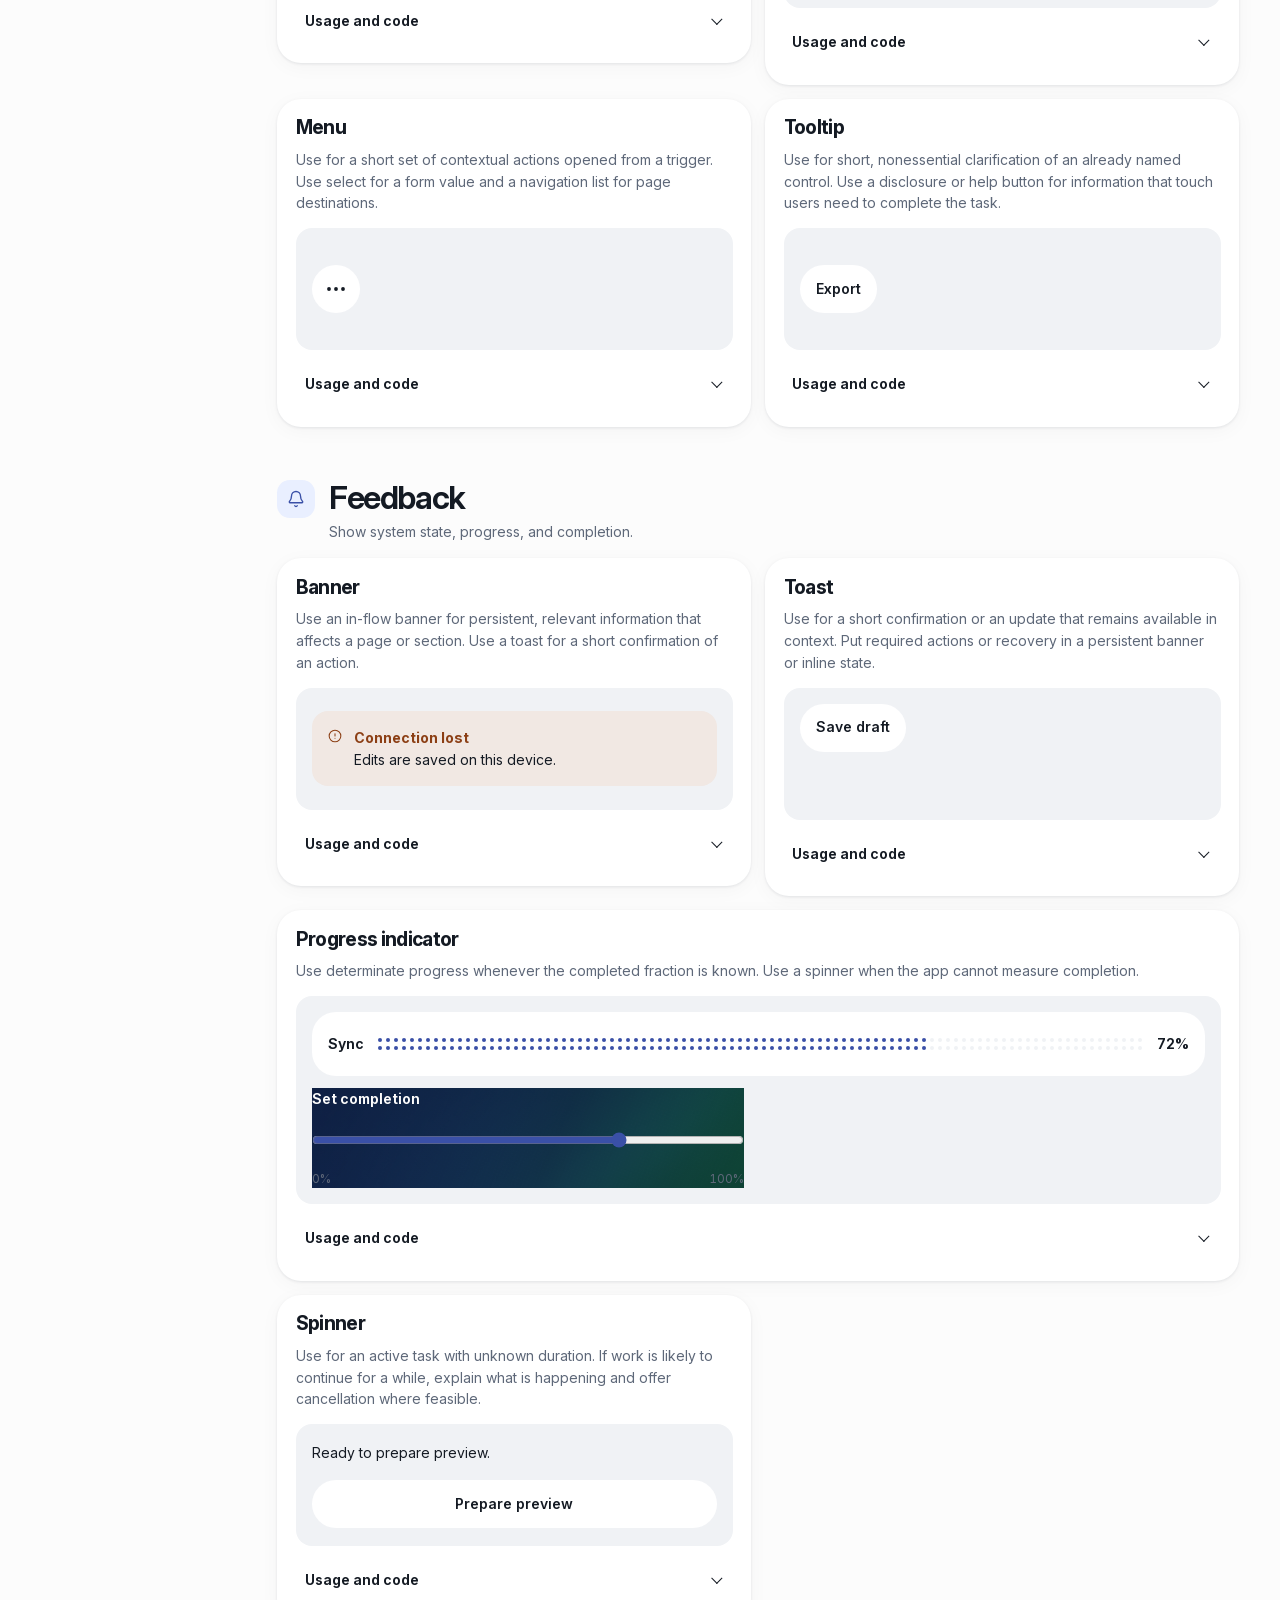
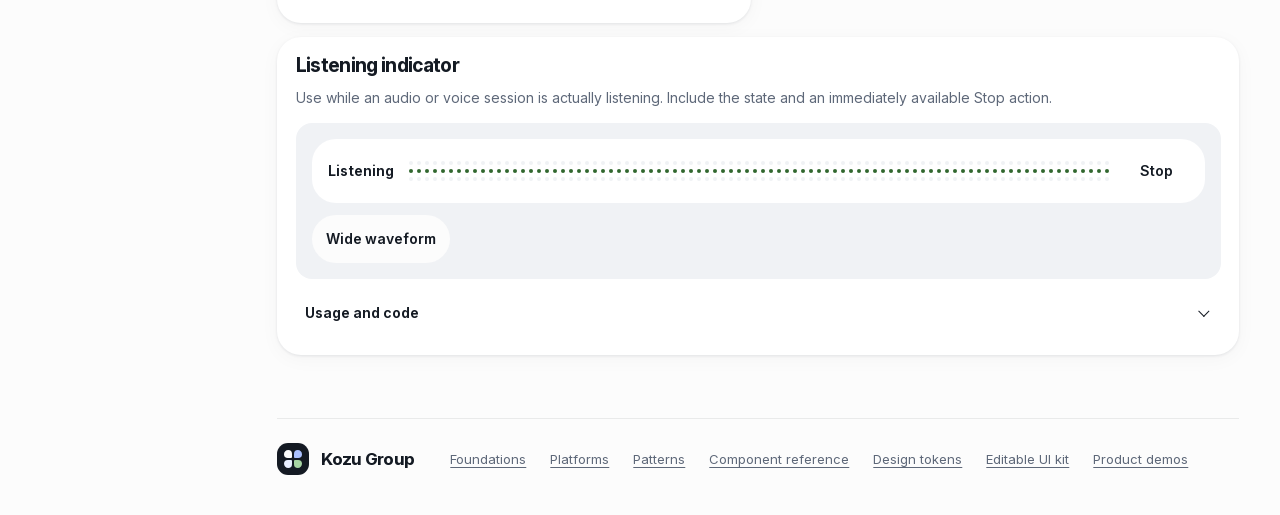
<file: web/guide.html>
<!doctype html>
<html lang="en">
<head>
  <meta charset="utf-8">
  <meta name="viewport" content="width=device-width, initial-scale=1">
  <meta name="description" content="The Kozu Group design system. Browse foundations and try accessible components offline.">
  <title>Design system · Kozu Group</title>
  <link rel="stylesheet" href="kozu.css">
  <link rel="stylesheet" href="palette.css">
  <link rel="stylesheet" href="components.css">
  <link rel="stylesheet" href="guide.css">
  <script src="dot-grid.js" defer></script>
  <script src="guide.js" defer></script>
</head>
<body class="guide-page">
  <!-- Icons from the bundled Lucide library. License in ../Icons/LICENSE.txt. -->
  <svg class="kozu-symbols" aria-hidden="true">
    <symbol id="guide-icon-arrow-right" viewBox="0 0 24 24"><path d="M5 12h14"/><path d="m12 5 7 7-7 7"/></symbol>
    <symbol id="guide-icon-arrow-up-right" viewBox="0 0 24 24"><path d="M7 7h10v10"/><path d="M7 17 17 7"/></symbol>
    <symbol id="guide-icon-bell" viewBox="0 0 24 24"><path d="M10.268 21a2 2 0 0 0 3.464 0"/><path d="M3.262 15.326A1 1 0 0 0 4 17h16a1 1 0 0 0 .74-1.673C19.41 13.956 18 12.499 18 8A6 6 0 0 0 6 8c0 4.499-1.411 5.956-2.738 7.326"/></symbol>
    <symbol id="guide-icon-bookmark" viewBox="0 0 24 24"><path d="m19 21-7-4-7 4V5a2 2 0 0 1 2-2h10a2 2 0 0 1 2 2v16z"/></symbol>
    <symbol id="guide-icon-check" viewBox="0 0 24 24"><path d="M20 6 9 17l-5-5"/></symbol>
    <symbol id="guide-icon-circle-alert" viewBox="0 0 24 24"><circle cx="12" cy="12" r="10"/><line x1="12" x2="12" y1="8" y2="12"/><line x1="12" x2="12.01" y1="16" y2="16"/></symbol>
    <symbol id="guide-icon-copy" viewBox="0 0 24 24"><rect width="14" height="14" x="8" y="8" rx="2" ry="2"/><path d="M4 16c-1.1 0-2-.9-2-2V4c0-1.1.9-2 2-2h10c1.1 0 2 .9 2 2"/></symbol>
    <symbol id="guide-icon-ellipsis" viewBox="0 0 24 24"><circle cx="12" cy="12" r="1"/><circle cx="19" cy="12" r="1"/><circle cx="5" cy="12" r="1"/></symbol>
    <symbol id="guide-icon-info" viewBox="0 0 24 24"><circle cx="12" cy="12" r="10"/><path d="M12 16v-4"/><path d="M12 8h.01"/></symbol>
    <symbol id="guide-icon-layers" viewBox="0 0 24 24"><path d="M12.83 2.18a2 2 0 0 0-1.66 0L2.6 6.08a1 1 0 0 0 0 1.83l8.58 3.91a2 2 0 0 0 1.66 0l8.58-3.9a1 1 0 0 0 0-1.83z"/><path d="M2 12a1 1 0 0 0 .58.91l8.6 3.91a2 2 0 0 0 1.65 0l8.58-3.9A1 1 0 0 0 22 12"/><path d="M2 17a1 1 0 0 0 .58.91l8.6 3.91a2 2 0 0 0 1.65 0l8.58-3.9A1 1 0 0 0 22 17"/></symbol>
    <symbol id="guide-icon-layout-grid" viewBox="0 0 24 24"><rect width="7" height="7" x="3" y="3" rx="1"/><rect width="7" height="7" x="14" y="3" rx="1"/><rect width="7" height="7" x="14" y="14" rx="1"/><rect width="7" height="7" x="3" y="14" rx="1"/></symbol>
    <symbol id="guide-icon-moon" viewBox="0 0 24 24"><path d="M20.985 12.486a9 9 0 1 1-9.473-9.472c.405-.022.617.46.402.803a6 6 0 0 0 8.268 8.268c.344-.215.825-.004.803.401"/></symbol>
    <symbol id="guide-icon-mouse-pointer-2" viewBox="0 0 24 24"><path d="M4.037 4.688a.495.495 0 0 1 .651-.651l16 6.5a.5.5 0 0 1-.063.947l-6.124 1.58a2 2 0 0 0-1.438 1.435l-1.579 6.126a.5.5 0 0 1-.947.063z"/></symbol>
    <symbol id="guide-icon-notebook" viewBox="0 0 24 24"><path d="M2 6h4"/><path d="M2 10h4"/><path d="M2 14h4"/><path d="M2 18h4"/><rect width="16" height="20" x="4" y="2" rx="2"/><path d="M16 2v20"/></symbol>
    <symbol id="guide-icon-plus" viewBox="0 0 24 24"><path d="M5 12h14"/><path d="M12 5v14"/></symbol>
    <symbol id="guide-icon-search" viewBox="0 0 24 24"><path d="m21 21-4.34-4.34"/><circle cx="11" cy="11" r="8"/></symbol>
    <symbol id="guide-icon-settings" viewBox="0 0 24 24"><path d="M9.671 4.136a2.34 2.34 0 0 1 4.659 0 2.34 2.34 0 0 0 3.319 1.915 2.34 2.34 0 0 1 2.33 4.033 2.34 2.34 0 0 0 0 3.831 2.34 2.34 0 0 1-2.33 4.033 2.34 2.34 0 0 0-3.319 1.915 2.34 2.34 0 0 1-4.659 0 2.34 2.34 0 0 0-3.32-1.915 2.34 2.34 0 0 1-2.33-4.033 2.34 2.34 0 0 0 0-3.831A2.34 2.34 0 0 1 6.35 6.051a2.34 2.34 0 0 0 3.319-1.915"/><circle cx="12" cy="12" r="3"/></symbol>
    <symbol id="guide-icon-sliders-horizontal" viewBox="0 0 24 24"><path d="M10 5H3"/><path d="M12 19H3"/><path d="M14 3v4"/><path d="M16 17v4"/><path d="M21 12h-9"/><path d="M21 19h-5"/><path d="M21 5h-7"/><path d="M8 10v4"/><path d="M8 12H3"/></symbol>
    <symbol id="guide-icon-square-dashed" viewBox="0 0 24 24"><path d="M5 3a2 2 0 0 0-2 2"/><path d="M19 3a2 2 0 0 1 2 2"/><path d="M21 19a2 2 0 0 1-2 2"/><path d="M5 21a2 2 0 0 1-2-2"/><path d="M9 3h1"/><path d="M9 21h1"/><path d="M14 3h1"/><path d="M14 21h1"/><path d="M3 9v1"/><path d="M21 9v1"/><path d="M3 14v1"/><path d="M21 14v1"/></symbol>
    <symbol id="guide-icon-sun" viewBox="0 0 24 24"><circle cx="12" cy="12" r="4"/><path d="M12 2v2"/><path d="M12 20v2"/><path d="m4.93 4.93 1.41 1.41"/><path d="m17.66 17.66 1.41 1.41"/><path d="M2 12h2"/><path d="M20 12h2"/><path d="m6.34 17.66-1.41 1.41"/><path d="m19.07 4.93-1.41 1.41"/></symbol>
    <symbol id="guide-icon-trash-2" viewBox="0 0 24 24"><path d="M10 11v6"/><path d="M14 11v6"/><path d="M19 6v14a2 2 0 0 1-2 2H7a2 2 0 0 1-2-2V6"/><path d="M3 6h18"/><path d="M8 6V4a2 2 0 0 1 2-2h4a2 2 0 0 1 2 2v2"/></symbol>
    <symbol id="guide-icon-x" viewBox="0 0 24 24"><path d="M18 6 6 18"/><path d="m6 6 12 12"/></symbol>
  </svg>
  <a class="guide-skip" href="#overview">Skip to content</a>
  <header class="guide-top">
    <div class="guide-top-inner">
      <a class="guide-brand" href="#overview"><span class="kozu-mark" aria-hidden="true"><i></i><i></i><i></i><i></i></span><span>Kozu Group</span></a>
      <div class="guide-tools">
        <button type="button" class="guide-search-trigger" data-guide-search aria-haspopup="dialog" aria-label="Search guide"><svg class="kozu-glyph" viewBox="0 0 24 24" aria-hidden="true"><use href="#guide-icon-search"></use></svg><span>Search guide</span><kbd aria-hidden="true">/</kbd></button>
        <a class="guide-demo-link" href="index.html">Product demos <svg class="kozu-glyph" viewBox="0 0 24 24" aria-hidden="true"><use href="#guide-icon-arrow-up-right"></use></svg></a>
        <button type="button" class="guide-appearance" data-appearance aria-label="Switch appearance"><svg class="kozu-glyph" viewBox="0 0 24 24" aria-hidden="true"><use href="#guide-icon-sun"></use></svg><span>Paper</span></button>
      </div>
    </div>
  </header>
  <div class="guide-shell">
    <aside class="guide-sidebar">
      <nav aria-label="Guide">
        <a class="guide-home-link" href="#overview" data-guide-nav aria-current="location"><svg class="kozu-glyph" viewBox="0 0 24 24" aria-hidden="true"><use href="#guide-icon-notebook"></use></svg> Overview</a>
        <p>Library</p>
        <ul role="list"><li><a href="#foundations" data-guide-nav><svg class="kozu-glyph" viewBox="0 0 24 24" aria-hidden="true"><use href="#guide-icon-layers"></use></svg><span>Foundations</span></a></li><li><a href="#actions" data-guide-nav><svg class="kozu-glyph" viewBox="0 0 24 24" aria-hidden="true"><use href="#guide-icon-mouse-pointer-2"></use></svg><span>Actions</span></a></li><li><a href="#inputs" data-guide-nav><svg class="kozu-glyph" viewBox="0 0 24 24" aria-hidden="true"><use href="#guide-icon-sliders-horizontal"></use></svg><span>Inputs</span></a></li><li><a href="#navigation" data-guide-nav><svg class="kozu-glyph" viewBox="0 0 24 24" aria-hidden="true"><use href="#guide-icon-layout-grid"></use></svg><span>Navigation</span></a></li><li><a href="#content" data-guide-nav><svg class="kozu-glyph" viewBox="0 0 24 24" aria-hidden="true"><use href="#guide-icon-notebook"></use></svg><span>Content</span></a></li><li><a href="#overlays" data-guide-nav><svg class="kozu-glyph" viewBox="0 0 24 24" aria-hidden="true"><use href="#guide-icon-square-dashed"></use></svg><span>Overlays</span></a></li><li><a href="#feedback" data-guide-nav><svg class="kozu-glyph" viewBox="0 0 24 24" aria-hidden="true"><use href="#guide-icon-bell"></use></svg><span>Feedback</span></a></li></ul>
        <p>Resources</p>
        <ul class="guide-resource-links" role="list">
          <li><a href="../Kozu.tokens.json">Design tokens <svg class="kozu-glyph" viewBox="0 0 24 24" aria-hidden="true"><use href="#guide-icon-arrow-up-right"></use></svg></a></li>
          <li><a href="../Kozu%20Universal%20UI%20Kit.figcraft">Editable UI kit <svg class="kozu-glyph" viewBox="0 0 24 24" aria-hidden="true"><use href="#guide-icon-arrow-up-right"></use></svg></a></li>
          <li><a href="../docs/components.md">Component reference <svg class="kozu-glyph" viewBox="0 0 24 24" aria-hidden="true"><use href="#guide-icon-arrow-up-right"></use></svg></a></li>
        </ul>
      </nav>
    </aside>
    <main id="overview" tabindex="-1">
      <details class="kozu-accordion guide-mobile-nav">
        <summary>Browse guide</summary>
        <nav aria-label="Guide sections"><ul role="list"><li><a href="#foundations" data-guide-nav><svg class="kozu-glyph" viewBox="0 0 24 24" aria-hidden="true"><use href="#guide-icon-layers"></use></svg><span>Foundations</span></a></li><li><a href="#actions" data-guide-nav><svg class="kozu-glyph" viewBox="0 0 24 24" aria-hidden="true"><use href="#guide-icon-mouse-pointer-2"></use></svg><span>Actions</span></a></li><li><a href="#inputs" data-guide-nav><svg class="kozu-glyph" viewBox="0 0 24 24" aria-hidden="true"><use href="#guide-icon-sliders-horizontal"></use></svg><span>Inputs</span></a></li><li><a href="#navigation" data-guide-nav><svg class="kozu-glyph" viewBox="0 0 24 24" aria-hidden="true"><use href="#guide-icon-layout-grid"></use></svg><span>Navigation</span></a></li><li><a href="#content" data-guide-nav><svg class="kozu-glyph" viewBox="0 0 24 24" aria-hidden="true"><use href="#guide-icon-notebook"></use></svg><span>Content</span></a></li><li><a href="#overlays" data-guide-nav><svg class="kozu-glyph" viewBox="0 0 24 24" aria-hidden="true"><use href="#guide-icon-square-dashed"></use></svg><span>Overlays</span></a></li><li><a href="#feedback" data-guide-nav><svg class="kozu-glyph" viewBox="0 0 24 24" aria-hidden="true"><use href="#guide-icon-bell"></use></svg><span>Feedback</span></a></li></ul></nav>
      </details>
      <section class="guide-hero" aria-labelledby="guide-title" data-theme="dark">
        <div class="guide-hero-copy">
          <h1 id="guide-title" class="kozu-display">Kozu design<br>system</h1>
          <p>Foundations, components, and patterns for clear, accessible product experiences.</p>
          <div class="kozu-row"><a class="guide-hero-action" href="#library">Browse components <svg class="kozu-glyph" viewBox="0 0 24 24" aria-hidden="true"><use href="#guide-icon-arrow-right"></use></svg></a></div>
        </div>
        <div class="guide-hero-art" aria-hidden="true">
          <div class="guide-art-frame"></div>
          <div class="guide-art-card kozu-material" data-frost="card">
            <span class="guide-art-title"><svg class="kozu-glyph" viewBox="0 0 24 24" aria-hidden="true"><use href="#guide-icon-layers"></use></svg> Workspace</span>
            <span class="guide-art-value kozu-numeral">14<span> / 20</span></span>
            <div data-dot-grid="progress" data-dot-value="70" aria-hidden="true"></div>
            <span class="guide-art-caption">Tasks complete</span>
          </div>
          <div class="guide-art-listen kozu-material" data-frost="control">
            <span>Listening</span><div data-dot-grid="waveform" aria-hidden="true"></div><span class="guide-art-stop">Stop</span>
          </div>
          <div class="guide-art-status"><svg class="kozu-glyph" viewBox="0 0 24 24" aria-hidden="true"><use href="#guide-icon-check"></use></svg> Synced</div>
        </div>
      </section>
      <section class="guide-start" aria-labelledby="start-title">
        <h2 id="start-title">Start here</h2>
        <div class="guide-start-grid">
        <a class="guide-start-card" href="../docs/foundations.md"><span class="guide-start-icon"><svg class="kozu-glyph" viewBox="0 0 24 24" aria-hidden="true"><use href="#guide-icon-layers"></use></svg></span><span><strong>Foundations</strong><small>Roles, type, shape, and materials.</small></span><svg class="kozu-glyph" viewBox="0 0 24 24" aria-hidden="true"><use href="#guide-icon-arrow-up-right"></use></svg></a><a class="guide-start-card" href="../docs/platforms.md"><span class="guide-start-icon"><svg class="kozu-glyph" viewBox="0 0 24 24" aria-hidden="true"><use href="#guide-icon-layout-grid"></use></svg></span><span><strong>Platforms</strong><small>Adaptive layout and native behavior.</small></span><svg class="kozu-glyph" viewBox="0 0 24 24" aria-hidden="true"><use href="#guide-icon-arrow-up-right"></use></svg></a><a class="guide-start-card" href="../docs/patterns.md"><span class="guide-start-icon"><svg class="kozu-glyph" viewBox="0 0 24 24" aria-hidden="true"><use href="#guide-icon-sliders-horizontal"></use></svg></span><span><strong>Patterns</strong><small>Flows and component combinations.</small></span><svg class="kozu-glyph" viewBox="0 0 24 24" aria-hidden="true"><use href="#guide-icon-arrow-up-right"></use></svg></a><a class="guide-start-card" href="../docs/components.md"><span class="guide-start-icon"><svg class="kozu-glyph" viewBox="0 0 24 24" aria-hidden="true"><use href="#guide-icon-notebook"></use></svg></span><span><strong>Component reference</strong><small>Detailed guidance and HTML examples.</small></span><svg class="kozu-glyph" viewBox="0 0 24 24" aria-hidden="true"><use href="#guide-icon-arrow-up-right"></use></svg></a>
        </div>
      </section>
      <section class="guide-library" id="library" tabindex="-1" aria-labelledby="library-title">
        <div class="guide-library-intro"><div><h2 id="library-title">Component library</h2><p>Try the live specimens, then open usage and code for anatomy, states, and accessibility.</p></div></div>
        <nav aria-label="Component families"><ul class="guide-family-jump" role="list"><li><a href="#foundations" data-guide-nav><svg class="kozu-glyph" viewBox="0 0 24 24" aria-hidden="true"><use href="#guide-icon-layers"></use></svg><span>Foundations</span></a></li><li><a href="#actions" data-guide-nav><svg class="kozu-glyph" viewBox="0 0 24 24" aria-hidden="true"><use href="#guide-icon-mouse-pointer-2"></use></svg><span>Actions</span></a></li><li><a href="#inputs" data-guide-nav><svg class="kozu-glyph" viewBox="0 0 24 24" aria-hidden="true"><use href="#guide-icon-sliders-horizontal"></use></svg><span>Inputs</span></a></li><li><a href="#navigation" data-guide-nav><svg class="kozu-glyph" viewBox="0 0 24 24" aria-hidden="true"><use href="#guide-icon-layout-grid"></use></svg><span>Navigation</span></a></li><li><a href="#content" data-guide-nav><svg class="kozu-glyph" viewBox="0 0 24 24" aria-hidden="true"><use href="#guide-icon-notebook"></use></svg><span>Content</span></a></li><li><a href="#overlays" data-guide-nav><svg class="kozu-glyph" viewBox="0 0 24 24" aria-hidden="true"><use href="#guide-icon-square-dashed"></use></svg><span>Overlays</span></a></li><li><a href="#feedback" data-guide-nav><svg class="kozu-glyph" viewBox="0 0 24 24" aria-hidden="true"><use href="#guide-icon-bell"></use></svg><span>Feedback</span></a></li></ul></nav>
      </section>
  <section class="guide-group" id="foundations" tabindex="-1" aria-labelledby="foundations-title">
    <div class="guide-group-head">
      <span class="guide-family-icon"><svg class="kozu-glyph" viewBox="0 0 24 24" aria-hidden="true"><use href="#guide-icon-layers"></use></svg></span>
      <div><h2 id="foundations-title">Foundations</h2><p>Surface roles, type, spacing, icons, and materials.</p></div>
    </div>
    <div class="guide-entries">
      <article class="guide-entry guide-entry-wide" id="color-and-surfaces" aria-labelledby="color-and-surfaces-title" tabindex="-1" data-search="palette ramp shades tokens graphite orange green blue gold violet rose accent paper ink roles contrast">
        <h3 id="color-and-surfaces-title">Color and surfaces</h3>
        <p class="guide-choice">Use Paper for light reading surfaces and Ink for dark workspaces. Use Blue for general action and information, Orange for attention, and Green for recovery. Reserve Gold, Violet, and Rose for comparative series. Graphite is the neutral ramp.</p>
        <div class="guide-stage"><div class="guide-palette">
      <div class="guide-swatch-readout" aria-live="polite"><span class="guide-role-chip" style="--swatch:var(--kz-blue-300)" aria-hidden="true"></span><strong>Blue 300</strong><code>--kz-blue-300</code><span class="kozu-numeral">#ABC1FF</span></div>
      <p id="guide-ramp-help" class="kozu-sr">Use arrow keys to move between shades and Enter to inspect a color.</p>
      <div class="guide-ramp-region" role="region" aria-label="Color ramps" aria-describedby="guide-ramp-help" tabindex="0">
        <table class="guide-ramps"><caption class="kozu-sr">Kozu color ramps from step 50 through 950</caption><thead><tr><th scope="col">Ramp</th><th scope="col"><span class="kozu-sr">50</span></th><th scope="col"><span class="kozu-sr">100</span></th><th scope="col"><span class="kozu-sr">200</span></th><th scope="col"><span class="kozu-sr">300</span></th><th scope="col"><span class="kozu-sr">400</span></th><th scope="col"><span class="kozu-sr">500</span></th><th scope="col"><span class="kozu-sr">600</span></th><th scope="col"><span class="kozu-sr">700</span></th><th scope="col"><span class="kozu-sr">800</span></th><th scope="col"><span class="kozu-sr">900</span></th><th scope="col"><span class="kozu-sr">950</span></th></tr></thead><tbody>
          <tr><th scope="row">Orange</th><td style="--swatch:var(--kz-orange-50)"><button class="guide-swatch" type="button" data-swatch="--kz-orange-50" aria-label="Orange 50, #FFF9F6" aria-pressed="false"><span>50</span></button></td><td style="--swatch:var(--kz-orange-100)"><button class="guide-swatch" type="button" data-swatch="--kz-orange-100" aria-label="Orange 100, #FFEBE2" aria-pressed="false"><span>100</span></button></td><td style="--swatch:var(--kz-orange-200)"><button class="guide-swatch" type="button" data-swatch="--kz-orange-200" aria-label="Orange 200, #FFD5C1" aria-pressed="false"><span>200</span></button></td><td style="--swatch:var(--kz-orange-300)"><button class="guide-swatch" type="button" data-swatch="--kz-orange-300" aria-label="Orange 300, #FFB08C" aria-pressed="false"><span>300</span></button></td><td style="--swatch:var(--kz-orange-400)"><button class="guide-swatch" type="button" data-swatch="--kz-orange-400" aria-label="Orange 400, #FF9765" aria-pressed="false"><span>400</span></button></td><td style="--swatch:var(--kz-orange-500)"><button class="guide-swatch" type="button" data-swatch="--kz-orange-500" aria-label="Orange 500, #E46A26" aria-pressed="false"><span>500</span></button></td><td style="--swatch:var(--kz-orange-600)"><button class="guide-swatch" type="button" data-swatch="--kz-orange-600" aria-label="Orange 600, #B75216" aria-pressed="false"><span>600</span></button></td><td style="--swatch:var(--kz-orange-700)"><button class="guide-swatch" type="button" data-swatch="--kz-orange-700" aria-label="Orange 700, #8C3F15" aria-pressed="false"><span>700</span></button></td><td style="--swatch:var(--kz-orange-800)"><button class="guide-swatch" type="button" data-swatch="--kz-orange-800" aria-label="Orange 800, #672F12" aria-pressed="false"><span>800</span></button></td><td style="--swatch:var(--kz-orange-900)"><button class="guide-swatch" type="button" data-swatch="--kz-orange-900" aria-label="Orange 900, #472210" aria-pressed="false"><span>900</span></button></td><td style="--swatch:var(--kz-orange-950)"><button class="guide-swatch" type="button" data-swatch="--kz-orange-950" aria-label="Orange 950, #2B160B" aria-pressed="false"><span>950</span></button></td></tr>
          <tr><th scope="row">Green</th><td style="--swatch:var(--kz-green-50)"><button class="guide-swatch" type="button" data-swatch="--kz-green-50" aria-label="Green 50, #F3FEF2" aria-pressed="false"><span>50</span></button></td><td style="--swatch:var(--kz-green-100)"><button class="guide-swatch" type="button" data-swatch="--kz-green-100" aria-label="Green 100, #E0F7DF" aria-pressed="false"><span>100</span></button></td><td style="--swatch:var(--kz-green-200)"><button class="guide-swatch" type="button" data-swatch="--kz-green-200" aria-label="Green 200, #C7EAC5" aria-pressed="false"><span>200</span></button></td><td style="--swatch:var(--kz-green-300)"><button class="guide-swatch" type="button" data-swatch="--kz-green-300" aria-label="Green 300, #A7D5A4" aria-pressed="false"><span>300</span></button></td><td style="--swatch:var(--kz-green-400)"><button class="guide-swatch" type="button" data-swatch="--kz-green-400" aria-label="Green 400, #7BC878" aria-pressed="false"><span>400</span></button></td><td style="--swatch:var(--kz-green-500)"><button class="guide-swatch" type="button" data-swatch="--kz-green-500" aria-label="Green 500, #51AA4F" aria-pressed="false"><span>500</span></button></td><td style="--swatch:var(--kz-green-600)"><button class="guide-swatch" type="button" data-swatch="--kz-green-600" aria-label="Green 600, #3D873C" aria-pressed="false"><span>600</span></button></td><td style="--swatch:var(--kz-green-700)"><button class="guide-swatch" type="button" data-swatch="--kz-green-700" aria-label="Green 700, #31672F" aria-pressed="false"><span>700</span></button></td><td style="--swatch:var(--kz-green-800)"><button class="guide-swatch" type="button" data-swatch="--kz-green-800" aria-label="Green 800, #254C24" aria-pressed="false"><span>800</span></button></td><td style="--swatch:var(--kz-green-900)"><button class="guide-swatch" type="button" data-swatch="--kz-green-900" aria-label="Green 900, #1B351A" aria-pressed="false"><span>900</span></button></td><td style="--swatch:var(--kz-green-950)"><button class="guide-swatch" type="button" data-swatch="--kz-green-950" aria-label="Green 950, #10210F" aria-pressed="false"><span>950</span></button></td></tr>
          <tr><th scope="row">Blue</th><td style="--swatch:var(--kz-blue-50)"><button class="guide-swatch" type="button" data-swatch="--kz-blue-50" aria-label="Blue 50, #F8FAFF" aria-pressed="false"><span>50</span></button></td><td style="--swatch:var(--kz-blue-100)"><button class="guide-swatch" type="button" data-swatch="--kz-blue-100" aria-label="Blue 100, #E9EFFF" aria-pressed="false"><span>100</span></button></td><td style="--swatch:var(--kz-blue-200)"><button class="guide-swatch" type="button" data-swatch="--kz-blue-200" aria-label="Blue 200, #D2DEFF" aria-pressed="false"><span>200</span></button></td><td style="--swatch:var(--kz-blue-300)"><button class="guide-swatch" type="button" data-swatch="--kz-blue-300" aria-label="Blue 300, #ABC1FF" aria-pressed="true"><span>300</span></button></td><td style="--swatch:var(--kz-blue-400)"><button class="guide-swatch" type="button" data-swatch="--kz-blue-400" aria-label="Blue 400, #93AEFE" aria-pressed="false"><span>400</span></button></td><td style="--swatch:var(--kz-blue-500)"><button class="guide-swatch" type="button" data-swatch="--kz-blue-500" aria-label="Blue 500, #6889FE" aria-pressed="false"><span>500</span></button></td><td style="--swatch:var(--kz-blue-600)"><button class="guide-swatch" type="button" data-swatch="--kz-blue-600" aria-label="Blue 600, #4C69D8" aria-pressed="false"><span>600</span></button></td><td style="--swatch:var(--kz-blue-700)"><button class="guide-swatch" type="button" data-swatch="--kz-blue-700" aria-label="Blue 700, #3A50A7" aria-pressed="false"><span>700</span></button></td><td style="--swatch:var(--kz-blue-800)"><button class="guide-swatch" type="button" data-swatch="--kz-blue-800" aria-label="Blue 800, #2A3B7C" aria-pressed="false"><span>800</span></button></td><td style="--swatch:var(--kz-blue-900)"><button class="guide-swatch" type="button" data-swatch="--kz-blue-900" aria-label="Blue 900, #1D2A57" aria-pressed="false"><span>900</span></button></td><td style="--swatch:var(--kz-blue-950)"><button class="guide-swatch" type="button" data-swatch="--kz-blue-950" aria-label="Blue 950, #121A35" aria-pressed="false"><span>950</span></button></td></tr>
          <tr><th scope="row">Gold</th><td style="--swatch:var(--kz-gold-50)"><button class="guide-swatch" type="button" data-swatch="--kz-gold-50" aria-label="Gold 50, #FFFAED" aria-pressed="false"><span>50</span></button></td><td style="--swatch:var(--kz-gold-100)"><button class="guide-swatch" type="button" data-swatch="--kz-gold-100" aria-label="Gold 100, #FFEEC6" aria-pressed="false"><span>100</span></button></td><td style="--swatch:var(--kz-gold-200)"><button class="guide-swatch" type="button" data-swatch="--kz-gold-200" aria-label="Gold 200, #FFDB83" aria-pressed="false"><span>200</span></button></td><td style="--swatch:var(--kz-gold-300)"><button class="guide-swatch" type="button" data-swatch="--kz-gold-300" aria-label="Gold 300, #EFBF37" aria-pressed="false"><span>300</span></button></td><td style="--swatch:var(--kz-gold-400)"><button class="guide-swatch" type="button" data-swatch="--kz-gold-400" aria-label="Gold 400, #DBAB06" aria-pressed="false"><span>400</span></button></td><td style="--swatch:var(--kz-gold-500)"><button class="guide-swatch" type="button" data-swatch="--kz-gold-500" aria-label="Gold 500, #B68D01" aria-pressed="false"><span>500</span></button></td><td style="--swatch:var(--kz-gold-600)"><button class="guide-swatch" type="button" data-swatch="--kz-gold-600" aria-label="Gold 600, #8F6F06" aria-pressed="false"><span>600</span></button></td><td style="--swatch:var(--kz-gold-700)"><button class="guide-swatch" type="button" data-swatch="--kz-gold-700" aria-label="Gold 700, #6F5501" aria-pressed="false"><span>700</span></button></td><td style="--swatch:var(--kz-gold-800)"><button class="guide-swatch" type="button" data-swatch="--kz-gold-800" aria-label="Gold 800, #523E02" aria-pressed="false"><span>800</span></button></td><td style="--swatch:var(--kz-gold-900)"><button class="guide-swatch" type="button" data-swatch="--kz-gold-900" aria-label="Gold 900, #3A2C01" aria-pressed="false"><span>900</span></button></td><td style="--swatch:var(--kz-gold-950)"><button class="guide-swatch" type="button" data-swatch="--kz-gold-950" aria-label="Gold 950, #251A00" aria-pressed="false"><span>950</span></button></td></tr>
          <tr><th scope="row">Violet</th><td style="--swatch:var(--kz-violet-50)"><button class="guide-swatch" type="button" data-swatch="--kz-violet-50" aria-label="Violet 50, #FBF9FF" aria-pressed="false"><span>50</span></button></td><td style="--swatch:var(--kz-violet-100)"><button class="guide-swatch" type="button" data-swatch="--kz-violet-100" aria-label="Violet 100, #F4EBFF" aria-pressed="false"><span>100</span></button></td><td style="--swatch:var(--kz-violet-200)"><button class="guide-swatch" type="button" data-swatch="--kz-violet-200" aria-label="Violet 200, #E9D6FF" aria-pressed="false"><span>200</span></button></td><td style="--swatch:var(--kz-violet-300)"><button class="guide-swatch" type="button" data-swatch="--kz-violet-300" aria-label="Violet 300, #D7B3FE" aria-pressed="false"><span>300</span></button></td><td style="--swatch:var(--kz-violet-400)"><button class="guide-swatch" type="button" data-swatch="--kz-violet-400" aria-label="Violet 400, #CA97FE" aria-pressed="false"><span>400</span></button></td><td style="--swatch:var(--kz-violet-500)"><button class="guide-swatch" type="button" data-swatch="--kz-violet-500" aria-label="Violet 500, #AF6FEB" aria-pressed="false"><span>500</span></button></td><td style="--swatch:var(--kz-violet-600)"><button class="guide-swatch" type="button" data-swatch="--kz-violet-600" aria-label="Violet 600, #8E51C4" aria-pressed="false"><span>600</span></button></td><td style="--swatch:var(--kz-violet-700)"><button class="guide-swatch" type="button" data-swatch="--kz-violet-700" aria-label="Violet 700, #6D3E97" aria-pressed="false"><span>700</span></button></td><td style="--swatch:var(--kz-violet-800)"><button class="guide-swatch" type="button" data-swatch="--kz-violet-800" aria-label="Violet 800, #502E6F" aria-pressed="false"><span>800</span></button></td><td style="--swatch:var(--kz-violet-900)"><button class="guide-swatch" type="button" data-swatch="--kz-violet-900" aria-label="Violet 900, #38214D" aria-pressed="false"><span>900</span></button></td><td style="--swatch:var(--kz-violet-950)"><button class="guide-swatch" type="button" data-swatch="--kz-violet-950" aria-label="Violet 950, #221430" aria-pressed="false"><span>950</span></button></td></tr>
          <tr><th scope="row">Rose</th><td style="--swatch:var(--kz-rose-50)"><button class="guide-swatch" type="button" data-swatch="--kz-rose-50" aria-label="Rose 50, #FFF8F9" aria-pressed="false"><span>50</span></button></td><td style="--swatch:var(--kz-rose-100)"><button class="guide-swatch" type="button" data-swatch="--kz-rose-100" aria-label="Rose 100, #FFE9EB" aria-pressed="false"><span>100</span></button></td><td style="--swatch:var(--kz-rose-200)"><button class="guide-swatch" type="button" data-swatch="--kz-rose-200" aria-label="Rose 200, #FFD2D6" aria-pressed="false"><span>200</span></button></td><td style="--swatch:var(--kz-rose-300)"><button class="guide-swatch" type="button" data-swatch="--kz-rose-300" aria-label="Rose 300, #FEABB5" aria-pressed="false"><span>300</span></button></td><td style="--swatch:var(--kz-rose-400)"><button class="guide-swatch" type="button" data-swatch="--kz-rose-400" aria-label="Rose 400, #FE899A" aria-pressed="false"><span>400</span></button></td><td style="--swatch:var(--kz-rose-500)"><button class="guide-swatch" type="button" data-swatch="--kz-rose-500" aria-label="Rose 500, #E95C76" aria-pressed="false"><span>500</span></button></td><td style="--swatch:var(--kz-rose-600)"><button class="guide-swatch" type="button" data-swatch="--kz-rose-600" aria-label="Rose 600, #C03F5A" aria-pressed="false"><span>600</span></button></td><td style="--swatch:var(--kz-rose-700)"><button class="guide-swatch" type="button" data-swatch="--kz-rose-700" aria-label="Rose 700, #933145" aria-pressed="false"><span>700</span></button></td><td style="--swatch:var(--kz-rose-800)"><button class="guide-swatch" type="button" data-swatch="--kz-rose-800" aria-label="Rose 800, #6D2432" aria-pressed="false"><span>800</span></button></td><td style="--swatch:var(--kz-rose-900)"><button class="guide-swatch" type="button" data-swatch="--kz-rose-900" aria-label="Rose 900, #4D1A23" aria-pressed="false"><span>900</span></button></td><td style="--swatch:var(--kz-rose-950)"><button class="guide-swatch" type="button" data-swatch="--kz-rose-950" aria-label="Rose 950, #301016" aria-pressed="false"><span>950</span></button></td></tr>
          <tr><th scope="row">Graphite</th><td style="--swatch:var(--kz-graphite-50)"><button class="guide-swatch" type="button" data-swatch="--kz-graphite-50" aria-label="Graphite 50, #FCFCFC" aria-pressed="false"><span>50</span></button></td><td style="--swatch:var(--kz-graphite-100)"><button class="guide-swatch" type="button" data-swatch="--kz-graphite-100" aria-label="Graphite 100, #F0F2F5" aria-pressed="false"><span>100</span></button></td><td style="--swatch:var(--kz-graphite-200)"><button class="guide-swatch" type="button" data-swatch="--kz-graphite-200" aria-label="Graphite 200, #DFE3E9" aria-pressed="false"><span>200</span></button></td><td style="--swatch:var(--kz-graphite-300)"><button class="guide-swatch" type="button" data-swatch="--kz-graphite-300" aria-label="Graphite 300, #C3CAD4" aria-pressed="false"><span>300</span></button></td><td style="--swatch:var(--kz-graphite-400)"><button class="guide-swatch" type="button" data-swatch="--kz-graphite-400" aria-label="Graphite 400, #A0A9B7" aria-pressed="false"><span>400</span></button></td><td style="--swatch:var(--kz-graphite-500)"><button class="guide-swatch" type="button" data-swatch="--kz-graphite-500" aria-label="Graphite 500, #7D8899" aria-pressed="false"><span>500</span></button></td><td style="--swatch:var(--kz-graphite-600)"><button class="guide-swatch" type="button" data-swatch="--kz-graphite-600" aria-label="Graphite 600, #5E6879" aria-pressed="false"><span>600</span></button></td><td style="--swatch:var(--kz-graphite-700)"><button class="guide-swatch" type="button" data-swatch="--kz-graphite-700" aria-label="Graphite 700, #45505F" aria-pressed="false"><span>700</span></button></td><td style="--swatch:var(--kz-graphite-800)"><button class="guide-swatch" type="button" data-swatch="--kz-graphite-800" aria-label="Graphite 800, #303946" aria-pressed="false"><span>800</span></button></td><td style="--swatch:var(--kz-graphite-900)"><button class="guide-swatch" type="button" data-swatch="--kz-graphite-900" aria-label="Graphite 900, #202732" aria-pressed="false"><span>900</span></button></td><td style="--swatch:var(--kz-graphite-950)"><button class="guide-swatch" type="button" data-swatch="--kz-graphite-950" aria-label="Graphite 950, #141A23" aria-pressed="false"><span>950</span></button></td></tr></tbody></table>
      </div>
      <h4>Semantic roles</h4>
      <dl class="guide-roles"><div><dt><span class="guide-role-chip" style="--swatch:var(--kz-canvas)" aria-hidden="true"></span>Canvas</dt><dd><code>--kz-canvas</code></dd></div><div><dt><span class="guide-role-chip" style="--swatch:var(--kz-surface)" aria-hidden="true"></span>Surface</dt><dd><code>--kz-surface</code></dd></div><div><dt><span class="guide-role-chip" style="--swatch:var(--kz-ink)" aria-hidden="true"></span>Ink</dt><dd><code>--kz-ink</code></dd></div><div><dt><span class="guide-role-chip" style="--swatch:var(--kz-secondary)" aria-hidden="true"></span>Secondary</dt><dd><code>--kz-secondary</code></dd></div><div><dt><span class="guide-role-chip" style="--swatch:var(--kz-action)" aria-hidden="true"></span>Action</dt><dd><code>--kz-action</code></dd></div><div><dt><span class="guide-role-chip" style="--swatch:var(--kz-on-action)" aria-hidden="true"></span>On action</dt><dd><code>--kz-on-action</code></dd></div><div><dt><span class="guide-role-chip" style="--swatch:var(--kz-tint)" aria-hidden="true"></span>Tint</dt><dd><code>--kz-tint</code></dd></div><div><dt><span class="guide-role-chip" style="--swatch:var(--kz-focus)" aria-hidden="true"></span>Focus</dt><dd><code>--kz-focus</code></dd></div><div><dt><span class="guide-role-chip" style="--swatch:var(--kz-notice)" aria-hidden="true"></span>Attention</dt><dd><code>--kz-notice</code></dd></div><div><dt><span class="guide-role-chip" style="--swatch:var(--kz-success)" aria-hidden="true"></span>Recovery</dt><dd><code>--kz-success</code></dd></div><div><dt><span class="guide-role-chip" style="--swatch:var(--kz-info)" aria-hidden="true"></span>Information</dt><dd><code>--kz-info</code></dd></div></dl>
    </div></div>
        <details class="kozu-accordion guide-notes">
          <summary><span>Usage and code <span class="kozu-sr">for color and surfaces</span></span></summary>
          <dl><div><dt>Anatomy</dt><dd>Each of the seven ramps publishes eleven steps: 50, 100, 200, 300, 400, 500, 600, 700, 800, 900, 950. Reference semantic roles in product surfaces so foreground, tint, action, and focus change together. In a chart, use primitives when the same series must remain recognizable across contexts.</dd></div>
<div><dt>Variants and states</dt><dd>Nest one raised surface over the canvas when grouping clarifies reading order. Style hover, pressed, selected, and keyboard focus as distinct conditions. Pair attention, recovery, and information tones with a word or a distinct mark.</dd></div>
<div><dt>Input and accessibility</dt><dd>Measure text contrast against its actual background in both roles. Check the boundary of every necessary control and data mark. Verify foreground/background pairs separately on tinted, frosted, selected, and focused surfaces.</dd></div>
<div><dt>Implementation</dt><dd>Apply a surface role to the document or a contained workspace. Load the shared CSS before using these roles.<pre><code>&lt;section data-theme=&quot;dark&quot; class=&quot;kozu-surface&quot;&gt;
  &lt;h2&gt;Activity&lt;/h2&gt;
  &lt;p&gt;Three transfers completed.&lt;/p&gt;
&lt;/section&gt;</code></pre></dd></div>
<div><dt>Pitfall</dt><dd>A well-contrasted color in the palette can become unreadable when composited over a material. Measure the final pixels.</dd></div></dl>
        </details>
      </article>
      <article class="guide-entry" id="typography" aria-labelledby="typography-title" tabindex="-1" data-search="">
        <h3 id="typography-title">Typography</h3>
        <p class="guide-choice">Use Inter for reading, controls, and financial values. Set compact display or voice headings in Helvetica Neue with Inter and system sans as fallbacks. Use Menlo for telemetry and preserve the native system face in platform chrome.</p>
        <div class="guide-stage"><div class="guide-type-stack"><div><span>Display · Helvetica Neue</span><strong class="kozu-display">Morning briefing</strong></div><div><span>Body and financial · Inter</span><strong class="kozu-numeral">$12,480.75</strong></div><div><span>Telemetry · Menlo</span><time class="kozu-telemetry" datetime="14:32:00Z">14:32:00 UTC</time></div></div></div>
        <details class="kozu-accordion guide-notes">
          <summary><span>Usage and code <span class="kozu-sr">for typography</span></span></summary>
          <dl><div><dt>Anatomy</dt><dd>Align measures and values on one baseline and use tabular lining figures. For a split balance, keep fractional digits legible and retain a complete localized currency string for assistive technology.</dd></div>
<div><dt>Variants and states</dt><dd>Use size and weight to order headings. Use secondary ink for supporting text. Allow labels and text blocks to expand before tightening their measure or changing the layout.</dd></div>
<div><dt>Input and accessibility</dt><dd>Preserve semantic heading order at every width. In web layouts use relative font sizes and test 200% text and 320 CSS pixels with long localized labels. Preserve system text settings on native platforms.</dd></div>
<div><dt>Implementation</dt><dd>Apply the role classes to existing semantic elements.<pre><code>&lt;h2 class=&quot;kozu-display&quot;&gt;Account balance&lt;/h2&gt;
&lt;p class=&quot;kozu-numeral&quot;&gt;$12,480.75&lt;/p&gt;
&lt;p class=&quot;kozu-telemetry&quot;&gt;&lt;time datetime=&quot;14:32:00&quot;&gt;14:32 UTC&lt;/time&gt;&lt;/p&gt;</code></pre></dd></div>
<div><dt>Pitfall</dt><dd>Fixed-height controls clip ascenders, long labels, or the second line when text size increases.</dd></div></dl>
        </details>
      </article>
      <article class="guide-entry" id="spacing-and-shape" aria-labelledby="spacing-and-shape-title" tabindex="-1" data-search="">
        <h3 id="spacing-and-shape-title">Spacing and shape</h3>
        <p class="guide-choice">Use spacing to show which label, value, control, or row belongs together. Use a continuous sheet for a connected task and group independent summaries in cards.</p>
        <div class="guide-stage"><div class="guide-shape"><div class="guide-outer kozu-surface"><div class="guide-inner kozu-inset"></div></div><dl><div><dt>Outer radius</dt><dd>24 units</dd></div><div><dt>Inset</dt><dd>8 units</dd></div><div><dt>Inner radius</dt><dd>16 units</dd></div></dl></div><figure class="guide-dot-measure"><div class="guide-dot-strip"><div data-dot-grid="progress" data-dot-value="100" aria-hidden="true"></div></div><figcaption>48-unit track · 6 whole columns · 2-unit gutters<br>4-unit diameter · 8-unit pitch on both axes</figcaption></figure></div>
        <details class="kozu-accordion guide-notes">
          <summary><span>Usage and code <span class="kozu-sr">for spacing and shape</span></span></summary>
          <dl><div><dt>Anatomy</dt><dd>Start with 8 units between related controls, 16 at panel edges and between groups, and 24 for larger breaks. A 24-unit outer radius and 8-unit inset yield a 16-unit inner radius. For a smaller inset surface use <code>max(0, outerRadius - inset)</code>.</dd></div>
<div><dt>Variants and states</dt><dd>Increase outer padding on wider layouts while keeping row density readable. Reflow side-by-side controls into rows when text consumes the available measure.</dd></div>
<div><dt>Input and accessibility</dt><dd>Leave room for a 48-unit touch target and the focused fill. Keep DOM order aligned with visual order across breakpoints. Avoid containers that clip focus or text.</dd></div>
<div><dt>Implementation</dt><dd>Use the shared stack and row classes with native content.<pre><code>&lt;div class=&quot;kozu-stack&quot;&gt;
  &lt;h2&gt;Transfer details&lt;/h2&gt;
  &lt;div class=&quot;kozu-row&quot;&gt;&lt;span&gt;Total&lt;/span&gt;&lt;strong&gt;$120.00&lt;/strong&gt;&lt;/div&gt;
&lt;/div&gt;</code></pre></dd></div>
<div><dt>Pitfall</dt><dd>Assigning the same radius to inset and outer panels makes their corners diverge visually.</dd></div></dl>
        </details>
      </article>
      <article class="guide-entry" id="icons" aria-labelledby="icons-title" tabindex="-1" data-search="">
        <h3 id="icons-title">Icons</h3>
        <p class="guide-choice">Use a familiar glyph to aid recognition or add a redundant status cue. Keep a visible label for unfamiliar commands, and group utility icons where users can predict their purpose.</p>
        <div class="guide-stage"><ul class="guide-icon-samples" role="list"><li><svg class="kozu-glyph" viewBox="0 0 24 24" aria-hidden="true"><use href="#guide-icon-arrow-up-right"></use></svg><span>Open</span></li><li><svg class="kozu-glyph" viewBox="0 0 24 24" aria-hidden="true"><use href="#guide-icon-bookmark"></use></svg><span>Save</span></li><li><svg class="kozu-glyph" viewBox="0 0 24 24" aria-hidden="true"><use href="#guide-icon-check"></use></svg><span>Done</span></li><li><svg class="kozu-glyph" viewBox="0 0 24 24" aria-hidden="true"><use href="#guide-icon-sliders-horizontal"></use></svg><span>Adjust</span></li></ul></div>
        <details class="kozu-accordion guide-notes">
          <summary><span>Usage and code <span class="kozu-sr">for icons</span></span></summary>
          <dl><div><dt>Anatomy</dt><dd>Use the supplied Lucide library on a 24-unit grid at 1.8-unit source stroke. Center visible ink within the control. In a text button, scale the ink to the label’s cap height and balance the slots around the label.</dd></div>
<div><dt>Variants and states</dt><dd>Pair the selection check and the status glyph with labels or structural semantics. Match glyph color to the adjacent text when both carry the same meaning.</dd></div>
<div><dt>Input and accessibility</dt><dd>Mark redundant graphics decorative. Give the enclosing button a concise accessible action name. Give standalone meaningful graphics text or an accessible equivalent.</dd></div>
<div><dt>Implementation</dt><dd>Use the shared icon sizing inside an icon button and reference the bundled artwork. Preserve its license when redistributing.<pre><code>&lt;button class=&quot;kozu-button kozu-icon-button&quot; type=&quot;button&quot; aria-label=&quot;Add item&quot;&gt;
  &lt;svg class=&quot;kozu-glyph&quot; viewBox=&quot;0 0 24 24&quot; aria-hidden=&quot;true&quot;&gt;
    &lt;path d=&quot;M5 12h14M12 5v14&quot;/&gt;
  &lt;/svg&gt;
&lt;/button&gt;</code></pre></dd></div>
<div><dt>Pitfall</dt><dd>An unlabelled button can expose only the icon file name or announce “button” without the action.</dd></div></dl>
        </details>
      </article>
      <article class="guide-entry guide-entry-wide" id="motion-and-materials" aria-labelledby="motion-and-materials-title" tabindex="-1" data-search="glass translucency frost opaque blur grain texture">
        <h3 id="motion-and-materials-title">Motion and materials</h3>
        <p class="guide-choice">Use static directional light, grain, or matte surfaces to establish depth. Use motion for a running process, an immediate state change, or continuity between two positions.</p>
        <div class="guide-stage"><div class="guide-material-layout">
      <div class="guide-frost-scene" data-theme="light">
        <div class="guide-frost-scene-label">Paper</div>
        <div class="guide-frost-pair">
          <div class="kozu-surface kozu-material" data-frost="card"><strong>Frosted card</strong><span>52% fill</span></div>
          <div class="kozu-surface kozu-material-solid"><strong>Opaque card</strong><span>Solid fill</span></div>
        </div>
        <div class="guide-frost-pair">
          <div class="kozu-surface kozu-material" data-frost="control"><strong>Control</strong><span>42% fill</span></div>
          <div class="kozu-surface kozu-material" data-frost="overlay"><strong>Overlay</strong><span>70% fill</span></div>
        </div>
      </div>
      <div class="guide-frost-scene" data-theme="dark">
        <div class="guide-frost-scene-label">Ink</div>
        <div class="guide-frost-pair">
          <div class="kozu-surface kozu-material" data-frost="card"><strong>Frosted card</strong><span>44% fill</span></div>
          <div class="kozu-surface kozu-material-solid"><strong>Opaque card</strong><span>Solid fill</span></div>
        </div>
        <div class="guide-frost-pair">
          <div class="kozu-surface kozu-material" data-frost="control"><strong>Control</strong><span>34% fill</span></div>
          <div class="kozu-surface kozu-material" data-frost="overlay"><strong>Overlay</strong><span>60% fill</span></div>
        </div>
      </div>
    </div></div>
        <details class="kozu-accordion guide-notes">
          <summary><span>Usage and code <span class="kozu-sr">for motion and materials</span></span></summary>
          <dl><div><dt>Anatomy</dt><dd>Use 28 units of backdrop blur on frosted controls, cards, and toolbars, and 40 on overlays. Start with light #FCFCFC at 42% for controls, 52% for cards and toolbars, and 70% for overlays. Start with dark #0D1726 at 34%, 44%, and 60% respectively. Keep the underlying texture visible and limit blur to the area behind the floating surface.</dd></div>
<div><dt>Variants and states</dt><dd>Provide an opaque surface equivalent for reduced transparency. Use opaque sheets for dense reading and compare frosted and opaque samples over the same texture. Test text and control contrast against the brightest and darkest crop before releasing. Use short easing for optional transitions and keep a steady waveform or static busy mark under reduced motion.</dd></div>
<div><dt>Input and accessibility</dt><dd>Honor reduced-motion preferences and preserve the visible state, stop control, focus position, and completion message. Test moving and static examples with the same reading order.</dd></div>
<div><dt>Implementation</dt><dd>Offer the opaque surface as the base and enable frosted rendering as an enhancement.<pre><code>&lt;section class=&quot;kozu-surface kozu-material&quot; aria-labelledby=&quot;workspace-title&quot;&gt;
  &lt;h2 id=&quot;workspace-title&quot;&gt;Workspace&lt;/h2&gt;
&lt;/section&gt;</code></pre></dd></div>
<div><dt>Pitfall</dt><dd>Stacking several full-width layers of backdrop blur raises rendering cost and makes the foreground harder to measure.</dd></div></dl>
        </details>
      </article>
    </div>
  </section>
  <section class="guide-group" id="actions" tabindex="-1" aria-labelledby="actions-title">
    <div class="guide-group-head">
      <span class="guide-family-icon"><svg class="kozu-glyph" viewBox="0 0 24 24" aria-hidden="true"><use href="#guide-icon-mouse-pointer-2"></use></svg></span>
      <div><h2 id="actions-title">Actions</h2><p>Commands with a clear priority and accessible names.</p></div>
    </div>
    <div class="guide-entries">
      <article class="guide-entry" id="button" aria-labelledby="button-title" tabindex="-1" data-search="primary secondary action command submit">
        <h3 id="button-title">Button</h3>
        <p class="guide-choice">Use a button for a command, submission, or state change. Give the primary action to the most important next step. Use a link for navigation to a URL.</p>
        <div class="guide-stage"><div class="kozu-row"><button class="kozu-button kozu-primary" type="button" data-report="Changes saved.">Save changes</button><button class="kozu-button" type="button" data-report="Preview opened.">Preview</button><button class="kozu-button kozu-quiet" type="button" data-report="Preview dismissed.">Cancel</button><button class="kozu-button" type="button" disabled>Unavailable</button></div><p class="guide-output" role="status">Choose an action.</p></div>
        <details class="kozu-accordion guide-notes">
          <summary><span>Usage and code <span class="kozu-sr">for button</span></span></summary>
          <dl><div><dt>Anatomy</dt><dd>Use an action label, balanced inline padding, and a 48-unit minimum target. When an icon appears with text, center the label within the whole control and keep enough room at both ends.</dd></div>
<div><dt>Variants and states</dt><dd>Use filled for primary, tonal for secondary, and quiet for tertiary. Keep a disabled reason nearby if users can resolve it. Use a busy label and block repeat submissions while a request runs.</dd></div>
<div><dt>Input and accessibility</dt><dd>Use a native button. Space and Enter activate it. Give ordinary commands <code>type="button"</code>, and set <code>type="submit"</code> only for the action that submits the form. Toggle buttons expose <code>aria-pressed</code>.</dd></div>
<div><dt>Implementation</dt><dd>Connect the button to exactly one user action. Update status separately when completion is asynchronous.<pre><code>&lt;button class=&quot;kozu-button kozu-primary&quot; type=&quot;submit&quot;&gt;Save changes&lt;/button&gt;</code></pre></dd></div>
<div><dt>Pitfall</dt><dd>Several filled actions compete for priority and weaken the next step.</dd></div></dl>
        </details>
      </article>
      <article class="guide-entry" id="icon-button" aria-labelledby="icon-button-title" tabindex="-1" data-search="toolbar toggle">
        <h3 id="icon-button-title">Icon button</h3>
        <p class="guide-choice">Use for a familiar or repeated command in a tight toolbar. Add visible text when the icon can reasonably have two meanings.</p>
        <div class="guide-stage"><div class="kozu-row"><button class="kozu-button kozu-icon-button" type="button" aria-label="Pin item" aria-pressed="false" data-toggle="Pinned.|Pin removed."><svg class="kozu-glyph" viewBox="0 0 24 24" aria-hidden="true"><use href="#guide-icon-bookmark"></use></svg></button><button class="kozu-button kozu-quiet kozu-icon-button" type="button" aria-label="Add item" data-report="Item added."><svg class="kozu-glyph" viewBox="0 0 24 24" aria-hidden="true"><use href="#guide-icon-plus"></use></svg></button><button class="kozu-button kozu-icon-button" type="button" aria-label="Delete item" disabled><svg class="kozu-glyph" viewBox="0 0 24 24" aria-hidden="true"><use href="#guide-icon-trash-2"></use></svg></button></div><p class="guide-output" role="status">Use a toolbar action.</p></div>
        <details class="kozu-accordion guide-notes">
          <summary><span>Usage and code <span class="kozu-sr">for icon button</span></span></summary>
          <dl><div><dt>Anatomy</dt><dd>Center a 24-unit glyph inside the 48-unit target. Use a pill or round fill and keep neighboring targets clear of the icon’s hit area.</dd></div>
<div><dt>Variants and states</dt><dd>Use tonal or quiet styles for utilities. For a mute or pin toggle, keep the accessible name stable and signal its pressed state.</dd></div>
<div><dt>Input and accessibility</dt><dd>Use a native button, keyboard activation, and an action name such as “Copy link”. Decorative icon children stay out of the accessible name.</dd></div>
<div><dt>Implementation</dt><dd>Provide a tooltip only when explanation helps and retain the action name on the button.<pre><code>&lt;button class=&quot;kozu-button kozu-icon-button&quot; type=&quot;button&quot; aria-label=&quot;Pin item&quot; aria-pressed=&quot;false&quot;&gt;
  &lt;svg class=&quot;kozu-glyph&quot; viewBox=&quot;0 0 24 24&quot; aria-hidden=&quot;true&quot;&gt;
    &lt;path d=&quot;M6 4h12v16l-6-4-6 4z&quot;/&gt;
  &lt;/svg&gt;
&lt;/button&gt;</code></pre></dd></div>
<div><dt>Pitfall</dt><dd>Shrinking the hit area to the visible glyph makes adjacent actions hard to distinguish by touch.</dd></div></dl>
        </details>
      </article>
    </div>
  </section>
  <section class="guide-group" id="inputs" tabindex="-1" aria-labelledby="inputs-title">
    <div class="guide-group-head">
      <span class="guide-family-icon"><svg class="kozu-glyph" viewBox="0 0 24 24" aria-hidden="true"><use href="#guide-icon-sliders-horizontal"></use></svg></span>
      <div><h2 id="inputs-title">Inputs</h2><p>Enter information, make a selection, or change a setting.</p></div>
    </div>
    <div class="guide-entries">
      <article class="guide-entry" id="text-field" aria-labelledby="text-field-title" tabindex="-1" data-search="input single line error validation">
        <h3 id="text-field-title">Text field</h3>
        <p class="guide-choice">Use a single line for a name, code, amount, or other short answer. Set the specific <code>type</code>, <code>autocomplete</code>, and <code>inputmode</code> that match the value.</p>
        <div class="guide-stage"><div class="kozu-field"><label for="sample-reference">Reference</label><input class="kozu-input" type="text" id="sample-reference" placeholder="e.g. Studio deposit" aria-describedby="sample-reference-help"><small id="sample-reference-help">Appears on the recipient’s statement.</small></div><div class="kozu-field"><label for="sample-account-code">Account code</label><input class="kozu-input" type="text" id="sample-account-code" value="710" aria-invalid="true" aria-describedby="sample-account-code-help"><small data-error id="sample-account-code-help">Enter the four-digit account code.</small></div></div>
        <details class="kozu-accordion guide-notes">
          <summary><span>Usage and code <span class="kozu-sr">for text field</span></span></summary>
          <dl><div><dt>Anatomy</dt><dd>Stack a persistent label, a filled control at least 48 units tall, and helper or error text. Use 6–8 units between label and control, with another 6–8 before help.</dd></div>
<div><dt>Variants and states</dt><dd>Support empty, filled, focused, invalid, disabled, and read-only. Keep a read-only value selectable. Give invalid fields a localized error that describes the correction.</dd></div>
<div><dt>Input and accessibility</dt><dd>Associate the label and descriptions by IDs. Use a solid focus fill with paired ink and preserve native input affordances. Set <code>aria-invalid</code> when validation finds an error. Preserve caret movement, selection, paste, and autofill.</dd></div>
<div><dt>Implementation</dt><dd>Keep instructions adjacent and include the error ID in <code>aria-describedby</code> when it appears.<pre><code>&lt;div class=&quot;kozu-field&quot;&gt;
  &lt;label for=&quot;reference&quot;&gt;Payment reference&lt;/label&gt;
  &lt;input class=&quot;kozu-input&quot; id=&quot;reference&quot; name=&quot;reference&quot; aria-describedby=&quot;reference-help&quot;&gt;
  &lt;small id=&quot;reference-help&quot;&gt;Appears on the recipient’s statement.&lt;/small&gt;
&lt;/div&gt;</code></pre></dd></div>
<div><dt>Pitfall</dt><dd>Placeholder-only labels disappear just when the user needs to confirm the field’s purpose.</dd></div></dl>
        </details>
      </article>
      <article class="guide-entry" id="search-field" aria-labelledby="search-field-title" tabindex="-1" data-search="">
        <h3 id="search-field-title">Search field</h3>
        <p class="guide-choice">Use to query a collection or a destination index. Use a regular text field when collecting a value for a form.</p>
        <div class="guide-stage"><div class="kozu-field" role="search" aria-label="Project sample search"><label for="sample-query">Find a project</label><input class="kozu-input" id="sample-query" data-local-search type="search" placeholder="Try “studio”"><p class="guide-output" role="status">3 projects</p><ul class="kozu-list" role="list"><li class="kozu-list-row">Studio refresh</li><li class="kozu-list-row">Quarterly review</li><li class="kozu-list-row">Design audit</li></ul></div></div>
        <details class="kozu-accordion guide-notes">
          <summary><span>Usage and code <span class="kozu-sr">for search field</span></span></summary>
          <dl><div><dt>Anatomy</dt><dd>Pair a labelled 48-unit input with a search icon when useful, an optional clear or submit action, and an adjacent result area. Keep both inset slots balanced if the input has a leading and trailing action.</dd></div>
<div><dt>Variants and states</dt><dd>Support empty, querying, no results, populated, and error states. Keep the query visible after submission. For local filtering, show the matching count after an update.</dd></div>
<div><dt>Input and accessibility</dt><dd>Use <code>type="search"</code> with an associated label. Announce concise count changes with a polite status, and keep focus in the field during filtering. If adding an ARIA combobox, implement its complete keyboard and active-option model.</dd></div>
<div><dt>Implementation</dt><dd>Wrap a submitted query with a search landmark or use the same labelled input to filter results in place.<pre><code>&lt;form role=&quot;search&quot; action=&quot;/search&quot; class=&quot;kozu-field&quot;&gt;
  &lt;label for=&quot;query&quot;&gt;Search projects&lt;/label&gt;
  &lt;input class=&quot;kozu-input&quot; type=&quot;search&quot; id=&quot;query&quot; name=&quot;q&quot;&gt;
&lt;/form&gt;</code></pre></dd></div>
<div><dt>Pitfall</dt><dd>Replacing or focusing the results on each keystroke interrupts typing and assistive announcements.</dd></div></dl>
        </details>
      </article>
      <article class="guide-entry" id="text-area" aria-labelledby="text-area-title" tabindex="-1" data-search="multiline textarea notes">
        <h3 id="text-area-title">Text area</h3>
        <p class="guide-choice">Use for notes, descriptions, and messages expected to span several lines.</p>
        <div class="guide-stage"><div class="kozu-field"><label for="sample-note">Handoff note</label><textarea class="kozu-input" id="sample-note" rows="3" aria-describedby="sample-note-help" placeholder="Add a note for the next reviewer"></textarea><small id="sample-note-help">Include the decision and its owner.</small></div></div>
        <details class="kozu-accordion guide-notes">
          <summary><span>Usage and code <span class="kozu-sr">for text area</span></span></summary>
          <dl><div><dt>Anatomy</dt><dd>Use the same label and description structure as a text field. Give the editable region about three visible lines at first and preserve vertical resizing or comfortable growth.</dd></div>
<div><dt>Variants and states</dt><dd>Provide empty, filled, read-only, invalid, and disabled states. If the service has a length limit, show it near the field and report the remaining count at useful intervals.</dd></div>
<div><dt>Input and accessibility</dt><dd>Preserve newline, selection, paste, and input-method composition. Keep Enter available for a newline. Document any optional send shortcut adjacent to the editor.</dd></div>
<div><dt>Implementation</dt><dd>Set an initial row count and connect the help to the field.<pre><code>&lt;div class=&quot;kozu-field&quot;&gt;
  &lt;label for=&quot;note&quot;&gt;Handoff note&lt;/label&gt;
  &lt;textarea class=&quot;kozu-input&quot; id=&quot;note&quot; name=&quot;note&quot; rows=&quot;3&quot; aria-describedby=&quot;note-help&quot;&gt;&lt;/textarea&gt;
  &lt;small id=&quot;note-help&quot;&gt;Include the decision and its owner.&lt;/small&gt;
&lt;/div&gt;</code></pre></dd></div>
<div><dt>Pitfall</dt><dd>Intercepting plain Enter for submission can send incomplete text and break input methods.</dd></div></dl>
        </details>
      </article>
      <article class="guide-entry" id="select" aria-labelledby="select-title" tabindex="-1" data-search="dropdown options combo form">
        <h3 id="select-title">Select</h3>
        <p class="guide-choice">Use for one choice from a known list when a radio group would consume too much space. Use a searchable picker when the list is long and typing would materially help.</p>
        <div class="guide-stage"><div class="kozu-field"><label for="sample-format">Export format</label><select class="kozu-input" id="sample-format"><option value="csv">CSV · Spreadsheet</option><option value="pdf">PDF · Document</option><option value="json">JSON · Data</option></select></div></div>
        <details class="kozu-accordion guide-notes">
          <summary><span>Usage and code <span class="kozu-sr">for select</span></span></summary>
          <dl><div><dt>Anatomy</dt><dd>Provide a persistent label, selected value or prompt, disclosure marker, and the native option list. Keep the closed control at least 48 units tall.</dd></div>
<div><dt>Variants and states</dt><dd>Support optional and required selection, disabled options, and grouped options. Include an empty choice for optional data users may need to clear.</dd></div>
<div><dt>Input and accessibility</dt><dd>Prefer the native select so the platform controls arrows, type-ahead, dismissal, and mobile pickers. Associate the label. Put instructions outside the option text.</dd></div>
<div><dt>Implementation</dt><dd>Match the stored value with the option’s stable value. Localize the visible wording independently.<pre><code>&lt;div class=&quot;kozu-field&quot;&gt;
  &lt;label for=&quot;format&quot;&gt;Export format&lt;/label&gt;
  &lt;select class=&quot;kozu-input&quot; id=&quot;format&quot; name=&quot;format&quot;&gt;
    &lt;option value=&quot;csv&quot;&gt;CSV&lt;/option&gt;
    &lt;option value=&quot;pdf&quot;&gt;PDF&lt;/option&gt;
  &lt;/select&gt;
&lt;/div&gt;</code></pre></dd></div>
<div><dt>Pitfall</dt><dd>A custom menu styled like a select often loses native type-ahead and form semantics.</dd></div></dl>
        </details>
      </article>
      <article class="guide-entry" id="checkbox" aria-labelledby="checkbox-title" tabindex="-1" data-search="">
        <h3 id="checkbox-title">Checkbox</h3>
        <p class="guide-choice">Use for independent options or multi-selection. A grouped control may represent all, some, or none of its descendants.</p>
        <div class="guide-stage"><fieldset class="kozu-options" data-check-group><legend>Include in export</legend><label class="kozu-choice"><input type="checkbox" data-check-all> Select all</label><label class="kozu-choice"><input type="checkbox" checked> Notes</label><label class="kozu-choice"><input type="checkbox"> Attachments</label></fieldset></div>
        <details class="kozu-accordion guide-notes">
          <summary><span>Usage and code <span class="kozu-sr">for checkbox</span></span></summary>
          <dl><div><dt>Anatomy</dt><dd>Center the mark beside its label within a 48-unit labelled row. Keep related options in one fieldset. Use a check mark for selected and a dash for mixed.</dd></div>
<div><dt>Variants and states</dt><dd>Support unchecked, checked, mixed, focused, and disabled. Assign the native <code>indeterminate</code> property from child state and update it whenever the group changes.</dd></div>
<div><dt>Input and accessibility</dt><dd>Let the entire label activate the control. Space toggles the focused native checkbox. Use a visible legend to name the group.</dd></div>
<div><dt>Implementation</dt><dd>Give each checkbox a stable value. Browser form submission includes the checked values.<pre><code>&lt;fieldset class=&quot;kozu-options&quot;&gt;
  &lt;legend&gt;Include in export&lt;/legend&gt;
  &lt;label class=&quot;kozu-choice&quot;&gt;&lt;input type=&quot;checkbox&quot; name=&quot;include&quot; value=&quot;notes&quot;&gt; Notes&lt;/label&gt;
&lt;/fieldset&gt;</code></pre></dd></div>
<div><dt>Pitfall</dt><dd>A mixed visual mark alone leaves assistive technology reporting the wrong state.</dd></div></dl>
        </details>
      </article>
      <article class="guide-entry" id="radio-button" aria-labelledby="radio-button-title" tabindex="-1" data-search="single choice">
        <h3 id="radio-button-title">Radio button</h3>
        <p class="guide-choice">Use when exactly one of a few options can be selected and the user benefits from comparing all choices.</p>
        <div class="guide-stage"><fieldset class="kozu-options"><legend>Update frequency</legend><label class="kozu-choice"><input type="radio" name="sample-frequency" value="daily" checked> Daily</label><label class="kozu-choice"><input type="radio" name="sample-frequency" value="weekly"> Weekly</label><label class="kozu-choice"><input type="radio" name="sample-frequency" value="monthly" disabled> Monthly</label></fieldset></div>
        <details class="kozu-accordion guide-notes">
          <summary><span>Usage and code <span class="kozu-sr">for radio button</span></span></summary>
          <dl><div><dt>Anatomy</dt><dd>Place a selected-dot mark and label in a 48-unit row. Keep a shared legend and consistent alignment across options.</dd></div>
<div><dt>Variants and states</dt><dd>Support selected, unselected, focused, and disabled. Preselect a safe default if the product has one. Use a separate explicit “None” option when the user can clear the choice.</dd></div>
<div><dt>Input and accessibility</dt><dd>Give radios in one group the same name and distinct values. The browser handles Tab into the group and arrow movement among options.</dd></div>
<div><dt>Implementation</dt><dd>Use one labelled native input per choice.<pre><code>&lt;fieldset class=&quot;kozu-options&quot;&gt;
  &lt;legend&gt;Update frequency&lt;/legend&gt;
  &lt;label class=&quot;kozu-choice&quot;&gt;&lt;input type=&quot;radio&quot; name=&quot;frequency&quot; value=&quot;daily&quot; checked&gt; Daily&lt;/label&gt;
  &lt;label class=&quot;kozu-choice&quot;&gt;&lt;input type=&quot;radio&quot; name=&quot;frequency&quot; value=&quot;weekly&quot;&gt; Weekly&lt;/label&gt;
&lt;/fieldset&gt;</code></pre></dd></div>
<div><dt>Pitfall</dt><dd>Reusing a name across unrelated choices in the same form merges the groups.</dd></div></dl>
        </details>
      </article>
      <article class="guide-entry" id="switch" aria-labelledby="switch-title" tabindex="-1" data-search="toggle">
        <h3 id="switch-title">Switch</h3>
        <p class="guide-choice">Use for a setting that turns on or off immediately. Use a checkbox when a choice is saved later with the rest of a form.</p>
        <div class="guide-stage"><label class="kozu-switch"><input type="checkbox" role="switch" data-switch checked><span class="kozu-switch-track" aria-hidden="true"></span><span>Weekly reminders</span></label><p class="guide-output" role="status">Weekly reminders on.</p></div>
        <details class="kozu-accordion guide-notes">
          <summary><span>Usage and code <span class="kozu-sr">for switch</span></span></summary>
          <dl><div><dt>Anatomy</dt><dd>Use a stable setting label and a track with a moving thumb. The track is about 42 × 26 units inside a labelled target at least 48 units tall.</dd></div>
<div><dt>Variants and states</dt><dd>Support off, on, focused, pending, and disabled. If saving fails, revert to the confirmed value and report the failure.</dd></div>
<div><dt>Input and accessibility</dt><dd>Use a checkbox with <code>role="switch"</code>. Its native checked state is the source of truth. Space changes the setting. Keep the name stable in both states.</dd></div>
<div><dt>Implementation</dt><dd>Listen for the checkbox’s change event and persist the new state with your application.<pre><code>&lt;label class=&quot;kozu-switch&quot;&gt;
  &lt;input type=&quot;checkbox&quot; role=&quot;switch&quot; name=&quot;reminders&quot;&gt;
  &lt;span class=&quot;kozu-switch-track&quot; aria-hidden=&quot;true&quot;&gt;&lt;/span&gt;
  &lt;span&gt;Weekly reminders&lt;/span&gt;
&lt;/label&gt;</code></pre></dd></div>
<div><dt>Pitfall</dt><dd>Changing the name from “Enable alerts” to “Disable alerts” mixes the setting’s identity with its state.</dd></div></dl>
        </details>
      </article>
      <article class="guide-entry" id="segmented-control" aria-labelledby="segmented-control-title" tabindex="-1" data-search="segmented picker option choice group">
        <h3 id="segmented-control-title">Segmented control</h3>
        <p class="guide-choice">Use for a short mutually exclusive choice within one task, such as a time scale. Use tabs when the chosen item owns a distinct content panel.</p>
        <div class="guide-stage"><fieldset class="kozu-options"><legend>Time range</legend><div class="kozu-segmented"><label><input type="radio" name="sample-period" value="Day"><span>Day</span></label><label><input type="radio" name="sample-period" value="Week" checked><span>Week</span></label><label><input type="radio" name="sample-period" value="Month"><span>Month</span></label></div></fieldset></div>
        <details class="kozu-accordion guide-notes">
          <summary><span>Usage and code <span class="kozu-sr">for segmented control</span></span></summary>
          <dl><div><dt>Anatomy</dt><dd>Use a tonal track with a 4-unit inset, 48-unit option targets, and similarly weighted labels. Let longer labels or options wrap as a group.</dd></div>
<div><dt>Variants and states</dt><dd>Support selected, unselected, focused, and disabled. Apply the selected condition with a local fill and weight. A layout may wrap the segments where required.</dd></div>
<div><dt>Input and accessibility</dt><dd>Use visually styled radios for a single selection and retain their arrow behavior. Name the group. A focused selected option needs a distinct visible treatment.</dd></div>
<div><dt>Implementation</dt><dd>Use one name across the group and apply the selected style through the native checked state.<pre><code>&lt;fieldset class=&quot;kozu-options&quot;&gt;
  &lt;legend&gt;Time range&lt;/legend&gt;
  &lt;div class=&quot;kozu-segmented&quot;&gt;
    &lt;label&gt;&lt;input type=&quot;radio&quot; name=&quot;period&quot; value=&quot;week&quot; checked&gt;&lt;span&gt;Week&lt;/span&gt;&lt;/label&gt;
    &lt;label&gt;&lt;input type=&quot;radio&quot; name=&quot;period&quot; value=&quot;month&quot;&gt;&lt;span&gt;Month&lt;/span&gt;&lt;/label&gt;
  &lt;/div&gt;
&lt;/fieldset&gt;</code></pre></dd></div>
<div><dt>Pitfall</dt><dd>Treating selected segments as independent toggles lets two incompatible values appear active.</dd></div></dl>
        </details>
      </article>
      <article class="guide-entry" id="slider" aria-labelledby="slider-title" tabindex="-1" data-search="">
        <h3 id="slider-title">Slider</h3>
        <p class="guide-choice">Use for an approximate bounded value that can change continuously or in steps. Provide a number field when users often need an exact entry.</p>
        <div class="guide-stage"><div class="kozu-field"><label for="sample-volume">Volume, percent</label><input class="kozu-range" id="sample-volume" data-range type="range" min="0" max="100" value="60"><output class="kozu-numeral" for="sample-volume" aria-hidden="true">60%</output></div></div>
        <details class="kozu-accordion guide-notes">
          <summary><span>Usage and code <span class="kozu-sr">for slider</span></span></summary>
          <dl><div><dt>Anatomy</dt><dd>Include a label, track, thumb, min/max limits when useful, and a readable current value. Keep the interaction region at least 48 units tall.</dd></div>
<div><dt>Variants and states</dt><dd>Support continuous or stepped values, focus, dragging, and disabled. Align labels with the real min and max. Keep the current value synchronized on input.</dd></div>
<div><dt>Input and accessibility</dt><dd>Use a native range input. Keep the track and thumb distinct when focus changes the surrounding fill. The browser handles arrows and Home/End. Expose the unit in the label or set <code>aria-valuetext</code> when a bare number would be ambiguous.</dd></div>
<div><dt>Implementation</dt><dd>Use the same value to update the displayed output and the affected preview. Avoid announcing every pointer movement through a live region.<pre><code>&lt;div class=&quot;kozu-field&quot;&gt;
  &lt;label for=&quot;volume&quot;&gt;Volume, percent&lt;/label&gt;
  &lt;input class=&quot;kozu-range&quot; id=&quot;volume&quot; type=&quot;range&quot; min=&quot;0&quot; max=&quot;100&quot; value=&quot;60&quot;&gt;
  &lt;output for=&quot;volume&quot;&gt;60%&lt;/output&gt;
&lt;/div&gt;</code></pre></dd></div>
<div><dt>Pitfall</dt><dd>A range labeled only at its ends leaves users guessing the current setting.</dd></div></dl>
        </details>
      </article>
      <article class="guide-entry" id="date-picker" aria-labelledby="date-picker-title" tabindex="-1" data-search="calendar">
        <h3 id="date-picker-title">Date picker</h3>
        <p class="guide-choice">Use a native date field for one calendar date. For ranges, use separate start and end fields and validate their relationship. Provide a task-specific calendar only when the calendar context is essential.</p>
        <div class="guide-stage"><div class="kozu-field"><label for="sample-date">Review date</label><input class="kozu-input" type="date" id="sample-date" min="2026-01-01" value="2026-12-04" aria-describedby="sample-date-help"><small id="sample-date-help">Choose a date in 2026 or later.</small></div></div>
        <details class="kozu-accordion guide-notes">
          <summary><span>Usage and code <span class="kozu-sr">for date picker</span></span></summary>
          <dl><div><dt>Anatomy</dt><dd>Provide a persistent label, filled 48-unit control, and concise constraint text where useful. Distinguish the date from an instant. Store it as a calendar date.</dd></div>
<div><dt>Variants and states</dt><dd>Support empty, selected, constrained, invalid, and disabled. Make minimum and maximum requirements visible and ensure server and browser validation agree.</dd></div>
<div><dt>Input and accessibility</dt><dd>Use the native keyboard and calendar behavior. Let the platform render its locale format. Restore focus to the date field when a custom calendar closes.</dd></div>
<div><dt>Implementation</dt><dd>Set <code>min</code> to the first eligible date if the app has one.<pre><code>&lt;div class=&quot;kozu-field&quot;&gt;
  &lt;label for=&quot;review-date&quot;&gt;Review date&lt;/label&gt;
  &lt;input class=&quot;kozu-input&quot; id=&quot;review-date&quot; name=&quot;date&quot; type=&quot;date&quot; min=&quot;2026-01-01&quot;&gt;
&lt;/div&gt;</code></pre></dd></div>
<div><dt>Pitfall</dt><dd>Converting a local calendar date to midnight UTC before formatting can shift the displayed day.</dd></div></dl>
        </details>
      </article>
      <article class="guide-entry" id="time-picker" aria-labelledby="time-picker-title" tabindex="-1" data-search="clock">
        <h3 id="time-picker-title">Time picker</h3>
        <p class="guide-choice">Use for a clock time. Pair it with a date and an explicit zone when it schedules an event across devices or locations.</p>
        <div class="guide-stage"><div class="kozu-field"><label for="sample-time">Review time</label><input class="kozu-input" type="time" id="sample-time" value="10:30" step="900" aria-describedby="sample-time-help"><small id="sample-time-help">Local time · 15-minute intervals.</small></div></div>
        <details class="kozu-accordion guide-notes">
          <summary><span>Usage and code <span class="kozu-sr">for time picker</span></span></summary>
          <dl><div><dt>Anatomy</dt><dd>Keep a persistent label, filled 48-unit input, and a visible zone or schedule note. Use <code>step</code> to communicate supported increments and explain them when needed.</dd></div>
<div><dt>Variants and states</dt><dd>Support unset, set, outside allowed hours, and disabled. For scheduling, handle times that are ambiguous or missing on a daylight-saving transition.</dd></div>
<div><dt>Input and accessibility</dt><dd>Let the platform provide clock or keyboard interaction and 12/24-hour presentation. Describe time zone and business rules alongside the field.</dd></div>
<div><dt>Implementation</dt><dd>Interpret the submitted wall time with the selected date and time zone in the application.<pre><code>&lt;div class=&quot;kozu-field&quot;&gt;
  &lt;label for=&quot;review-time&quot;&gt;Review time&lt;/label&gt;
  &lt;input class=&quot;kozu-input&quot; id=&quot;review-time&quot; name=&quot;time&quot; type=&quot;time&quot; aria-describedby=&quot;review-zone&quot;&gt;
  &lt;small id=&quot;review-zone&quot;&gt;Time zone: America/New_York&lt;/small&gt;
&lt;/div&gt;</code></pre></dd></div>
<div><dt>Pitfall</dt><dd>A time value without its intended zone can schedule the right wall time for the wrong audience.</dd></div></dl>
        </details>
      </article>
      <article class="guide-entry" id="chip" aria-labelledby="chip-title" tabindex="-1" data-search="">
        <h3 id="chip-title">Chip</h3>
        <p class="guide-choice">Use a chip for a compact filter, an applied value, or a removable token. Use a badge for passive information.</p>
        <div class="guide-stage"><div class="kozu-row"><button class="kozu-chip" type="button" aria-pressed="true" data-filter>Unread</button><button class="kozu-chip" type="button" aria-pressed="false" data-filter>Assigned to me</button></div><p class="guide-output" role="status">1 filter active.</p></div>
        <details class="kozu-accordion guide-notes">
          <summary><span>Usage and code <span class="kozu-sr">for chip</span></span></summary>
          <dl><div><dt>Anatomy</dt><dd>Center the label and optional mark in the rounded fill. Keep a 48-unit activation or removal target. If a token has separate actions, give each action its own sibling control.</dd></div>
<div><dt>Variants and states</dt><dd>Support unselected, selected with a check, removable, disabled, and focus. Allow chip groups to wrap within their container.</dd></div>
<div><dt>Input and accessibility</dt><dd>For independent filters use native buttons with <code>aria-pressed</code>. Name a remove action “Remove [value]” and focus the next available control after removal.</dd></div>
<div><dt>Implementation</dt><dd>Update <code>aria-pressed</code> and the result count from the same filter state.<pre><code>&lt;button class=&quot;kozu-chip&quot; type=&quot;button&quot; aria-pressed=&quot;false&quot;&gt;Unread&lt;/button&gt;</code></pre></dd></div>
<div><dt>Pitfall</dt><dd>A removal button nested inside a filter button invalidates the markup and makes activation ambiguous.</dd></div></dl>
        </details>
      </article>
    </div>
  </section>
  <section class="guide-group" id="navigation" tabindex="-1" aria-labelledby="navigation-title">
    <div class="guide-group-head">
      <span class="guide-family-icon"><svg class="kozu-glyph" viewBox="0 0 24 24" aria-hidden="true"><use href="#guide-icon-layout-grid"></use></svg></span>
      <div><h2 id="navigation-title">Navigation</h2><p>Move between destinations and related views.</p></div>
    </div>
    <div class="guide-entries">
      <article class="guide-entry" id="tabs" aria-labelledby="tabs-title" tabindex="-1" data-search="tab panel tablist">
        <h3 id="tabs-title">Tabs</h3>
        <p class="guide-choice">Use tabs for sibling panels within one task or record. Use page links for destinations with their own document or URL identity.</p>
        <div class="guide-stage"><div class="kozu-tablist" role="tablist" aria-label="Project details"><button type="button" role="tab" id="sample-summary-tab" aria-controls="sample-summary" aria-selected="true">Summary</button><button type="button" role="tab" id="sample-history-tab" aria-controls="sample-history" aria-selected="false" tabindex="-1">Activity</button></div><div role="tabpanel" id="sample-summary" aria-labelledby="sample-summary-tab" class="kozu-surface guide-panel" tabindex="0">Release ready for review.</div><div role="tabpanel" id="sample-history" aria-labelledby="sample-history-tab" class="kozu-surface guide-panel" tabindex="0" hidden>Three changes since Monday.</div></div>
        <details class="kozu-accordion guide-notes">
          <summary><span>Usage and code <span class="kozu-sr">for tabs</span></span></summary>
          <dl><div><dt>Anatomy</dt><dd>A labelled tablist leads a set of 48-unit tab targets. Pair each tab with its corresponding panel and use a selected fill or weight. The panel follows in reading order.</dd></div>
<div><dt>Variants and states</dt><dd>Show one active panel. Let labels wrap or the tab strip scroll within its own region, keeping the selected option visible.</dd></div>
<div><dt>Input and accessibility</dt><dd>Tab enters the active or currently roving tab. Left/Right move focus in a horizontal tablist. Home and End move to its bounds. Use Space or Enter to select if activation has a delay, and set <code>aria-selected</code> independently of focus.</dd></div>
<div><dt>Implementation</dt><dd>Apply the roving <code>tabindex</code> and update both panel visibility and selected state together. Use automatic activation only when switching panels is immediate.<pre><code>&lt;div class=&quot;kozu-tablist&quot; role=&quot;tablist&quot; aria-label=&quot;Project details&quot;&gt;
  &lt;button id=&quot;summary-tab&quot; role=&quot;tab&quot; aria-selected=&quot;true&quot; aria-controls=&quot;summary-panel&quot;&gt;Summary&lt;/button&gt;
&lt;/div&gt;
&lt;section id=&quot;summary-panel&quot; role=&quot;tabpanel&quot; aria-labelledby=&quot;summary-tab&quot; tabindex=&quot;0&quot;&gt;
  Project summary
&lt;/section&gt;</code></pre></dd></div>
<div><dt>Pitfall</dt><dd>Assigning every tab a Tab stop creates redundant keyboard traversal and leaves arrow-key users without the expected behavior.</dd></div></dl>
        </details>
      </article>
      <article class="guide-entry" id="navigation-bar" aria-labelledby="navigation-bar-title" tabindex="-1" data-search="dock bottom mobile compact">
        <h3 id="navigation-bar-title">Navigation bar</h3>
        <p class="guide-choice">Use a compact bar for a small set of stable top-level destinations below 600 units. Keep the same destination order when switching to the rail.</p>
        <div class="guide-stage"><nav class="kozu-nav" aria-label="Compact workspace sample" data-demo-nav><a href="#dock-home" aria-current="location"><svg class="kozu-glyph" viewBox="0 0 24 24" aria-hidden="true"><use href="#guide-icon-layout-grid"></use></svg> Overview</a><a href="#dock-activity"><svg class="kozu-glyph" viewBox="0 0 24 24" aria-hidden="true"><use href="#guide-icon-bell"></use></svg> Activity</a></nav><div id="dock-home" class="kozu-surface guide-panel" tabindex="-1">Overview · 2 active projects</div><div id="dock-activity" class="kozu-surface guide-panel" tabindex="-1" hidden>Activity · 3 updates today</div></div>
        <details class="kozu-accordion guide-notes">
          <summary><span>Usage and code <span class="kozu-sr">for navigation bar</span></span></summary>
          <dl><div><dt>Anatomy</dt><dd>Balance the insets at both ends of the floating bar. Give each destination at least 48 units and use a selected capsule with a visible label. Apply safe-area insets before spacing the bar.</dd></div>
<div><dt>Variants and states</dt><dd>Support current, available, and focused destinations. Let labels wrap or offer a different layout for translated or enlarged text.</dd></div>
<div><dt>Input and accessibility</dt><dd>Use a labelled navigation landmark and real links. Mark the current page with <code>aria-current="page"</code>. Tab follows destination order and Enter navigates.</dd></div>
<div><dt>Implementation</dt><dd>Set <code>aria-current</code> from the route and retain destination state if the viewport changes.<pre><code>&lt;nav class=&quot;kozu-nav&quot; aria-label=&quot;Workspace&quot;&gt;
  &lt;a href=&quot;/overview&quot; aria-current=&quot;page&quot;&gt;Overview&lt;/a&gt;
  &lt;a href=&quot;/activity&quot;&gt;Activity&lt;/a&gt;
&lt;/nav&gt;</code></pre></dd></div>
<div><dt>Pitfall</dt><dd>Moving the same destinations into a tab panel changes both their semantics and expected keyboard behavior.</dd></div></dl>
        </details>
      </article>
      <article class="guide-entry" id="navigation-rail" aria-labelledby="navigation-rail-title" tabindex="-1" data-search="sidebar adaptive wide tablet">
        <h3 id="navigation-rail-title">Navigation rail</h3>
        <p class="guide-choice">Introduce a vertical rail from 600 units when the workspace still benefits from a compact destination set. Introduce a sidebar from 840 when labels, hierarchy, and available width justify it.</p>
        <div class="guide-stage"><div class="guide-rail-specimen"><nav class="kozu-nav kozu-rail" aria-label="Workspace rail sample" data-demo-nav><a href="#rail-home" aria-current="location" aria-label="Overview"><svg class="kozu-glyph" viewBox="0 0 24 24" aria-hidden="true"><use href="#guide-icon-layout-grid"></use></svg></a><a href="#rail-activity" aria-label="Activity"><svg class="kozu-glyph" viewBox="0 0 24 24" aria-hidden="true"><use href="#guide-icon-bell"></use></svg></a><a href="#rail-settings" aria-label="Settings"><svg class="kozu-glyph" viewBox="0 0 24 24" aria-hidden="true"><use href="#guide-icon-settings"></use></svg></a></nav><div id="rail-home" class="kozu-surface guide-panel" tabindex="-1">Overview · 2 active projects</div><div id="rail-activity" class="kozu-surface guide-panel" tabindex="-1" hidden>Activity · 3 updates today</div><div id="rail-settings" class="kozu-surface guide-panel" tabindex="-1" hidden>Settings · Notifications on</div></div></div>
        <details class="kozu-accordion guide-notes">
          <summary><span>Usage and code <span class="kozu-sr">for navigation rail</span></span></summary>
          <dl><div><dt>Anatomy</dt><dd>Float a 72-unit capsule 16 units from the leading safe edge and center it vertically. Use 8-unit inner padding, 56-unit destination targets, and 8-unit gaps. Allow the rail to grow or change layout when labels or safe areas require it.</dd></div>
<div><dt>Variants and states</dt><dd>Support current and focused states independently. Use recognizable icons for compact destinations. Add a concise label or tooltip where the icon needs help.</dd></div>
<div><dt>Input and accessibility</dt><dd>Use real, named links in a navigation landmark. Preserve focus, selection, scroll, and text input when switching layout. On directional-input hosts, follow native remote focus conventions.</dd></div>
<div><dt>Implementation</dt><dd>Apply the rail layout to the route links. Use logical positioning for mirrored layouts.<pre><code>&lt;nav class=&quot;kozu-nav kozu-rail&quot; aria-label=&quot;Workspace&quot;&gt;
  &lt;a href=&quot;/overview&quot; aria-current=&quot;page&quot; aria-label=&quot;Overview&quot;&gt;
    &lt;svg class=&quot;kozu-glyph&quot; viewBox=&quot;0 0 24 24&quot; aria-hidden=&quot;true&quot;&gt;
      &lt;rect x=&quot;3&quot; y=&quot;3&quot; width=&quot;7&quot; height=&quot;7&quot; rx=&quot;1&quot;/&gt;
      &lt;rect x=&quot;14&quot; y=&quot;3&quot; width=&quot;7&quot; height=&quot;7&quot; rx=&quot;1&quot;/&gt;
      &lt;rect x=&quot;3&quot; y=&quot;14&quot; width=&quot;7&quot; height=&quot;7&quot; rx=&quot;1&quot;/&gt;
      &lt;rect x=&quot;14&quot; y=&quot;14&quot; width=&quot;7&quot; height=&quot;7&quot; rx=&quot;1&quot;/&gt;
    &lt;/svg&gt;
  &lt;/a&gt;
&lt;/nav&gt;</code></pre></dd></div>
<div><dt>Pitfall</dt><dd>Remounting the navigation and content when the rail appears can erase scroll, edits, or focus.</dd></div></dl>
        </details>
      </article>
      <article class="guide-entry" id="breadcrumb" aria-labelledby="breadcrumb-title" tabindex="-1" data-search="">
        <h3 id="breadcrumb-title">Breadcrumb</h3>
        <p class="guide-choice">Use for the hierarchy leading to a page. Use a Back control when the important action is to return to the previous step or history entry.</p>
        <div class="guide-stage"><nav class="kozu-breadcrumb" aria-label="Example hierarchy" data-demo-breadcrumb><ol role="list"><li><a href="#bread-projects">Projects</a></li><li><a href="#bread-reviews">Reviews</a></li><li aria-current="page">December</li></ol></nav><div id="bread-projects" class="kozu-surface guide-panel" tabindex="-1" hidden>Projects · Choose a project to review.</div><div id="bread-reviews" class="kozu-surface guide-panel" tabindex="-1" hidden>Reviews · Browse monthly reviews.</div><p class="guide-output" role="status">December review</p></div>
        <details class="kozu-accordion guide-notes">
          <summary><span>Usage and code <span class="kozu-sr">for breadcrumb</span></span></summary>
          <dl><div><dt>Anatomy</dt><dd>Place a labelled navigation region above the page title. Use an ordered list with consistent separators. Let individual paths wrap at narrow widths.</dd></div>
<div><dt>Variants and states</dt><dd>Ancestor crumbs are links. The current item is text with <code>aria-current="page"</code>. A collapsed ancestor needs an accessible disclosure if the branch can be reopened.</dd></div>
<div><dt>Input and accessibility</dt><dd>Tab visits ancestor links in order. Separate separators from the accessible name. Use a literal label for the navigation region.</dd></div>
<div><dt>Implementation</dt><dd>Build ancestors from the content hierarchy and name the final item from the current route.<pre><code>&lt;nav class=&quot;kozu-breadcrumb&quot; aria-label=&quot;Breadcrumb&quot;&gt;
  &lt;ol&gt;&lt;li&gt;&lt;a href=&quot;/projects&quot;&gt;Projects&lt;/a&gt;&lt;/li&gt;&lt;li aria-current=&quot;page&quot;&gt;Quarterly review&lt;/li&gt;&lt;/ol&gt;
&lt;/nav&gt;</code></pre></dd></div>
<div><dt>Pitfall</dt><dd>A path built from session history can show a different hierarchy each time someone opens the same destination.</dd></div></dl>
        </details>
      </article>
      <article class="guide-entry" id="pagination" aria-labelledby="pagination-title" tabindex="-1" data-search="">
        <h3 id="pagination-title">Pagination</h3>
        <p class="guide-choice">Use when a discrete, addressable page improves navigation or recovery. For exploration without a page concept, consider a Load more action with a stable position.</p>
        <div class="guide-stage"><nav class="kozu-pagination" aria-label="Example result pages" data-pages><button type="button" data-page="prev" disabled>Previous</button><button type="button" data-page="1" aria-current="page" aria-label="Page 1">1</button><button type="button" data-page="2" aria-label="Page 2">2</button><button type="button" data-page="3" aria-label="Page 3">3</button><button type="button" data-page="next">Next</button></nav><p class="guide-output" role="status">Showing projects 1–3 of 9 · Studio, Archive, Review</p></div>
        <details class="kozu-accordion guide-notes">
          <summary><span>Usage and code <span class="kozu-sr">for pagination</span></span></summary>
          <dl><div><dt>Anatomy</dt><dd>Include Previous and Next and a page index or current-range summary. Keep targets 48 units and permit wrapping or a compact arrangement at narrow widths.</dd></div>
<div><dt>Variants and states</dt><dd>Show the current page and handle first, intermediate, last, loading, and empty states. When filters shrink the collection, clamp or reset the page.</dd></div>
<div><dt>Input and accessibility</dt><dd>Use links for URL-backed pages and use <code>aria-current="page"</code> for the current link. On client-side updates, announce the loaded range and keep reading order predictable.</dd></div>
<div><dt>Implementation</dt><dd>If the list changes within the same document, update the query parameter, results, and current indicator from one page value.<pre><code>&lt;nav class=&quot;kozu-pagination&quot; aria-label=&quot;Result pages&quot;&gt;
  &lt;a href=&quot;?page=1&quot;&gt;Previous&lt;/a&gt;
  &lt;a href=&quot;?page=2&quot; aria-current=&quot;page&quot; aria-label=&quot;Page 2&quot;&gt;2&lt;/a&gt;
  &lt;a href=&quot;?page=3&quot;&gt;Next&lt;/a&gt;
&lt;/nav&gt;</code></pre></dd></div>
<div><dt>Pitfall</dt><dd>A focusable ellipsis styled like an enabled button promises a destination without providing one.</dd></div></dl>
        </details>
      </article>
    </div>
  </section>
  <section class="guide-group" id="content" tabindex="-1" aria-labelledby="content-title">
    <div class="guide-group-head">
      <span class="guide-family-icon"><svg class="kozu-glyph" viewBox="0 0 24 24" aria-hidden="true"><use href="#guide-icon-notebook"></use></svg></span>
      <div><h2 id="content-title">Content</h2><p>Read, compare, and inspect structured information.</p></div>
    </div>
    <div class="guide-entries">
      <article class="guide-entry" id="card" aria-labelledby="card-title" tabindex="-1" data-search="panel">
        <h3 id="card-title">Card</h3>
        <p class="guide-choice">Use for a self-contained summary with independent content or action. Use a continuous sheet when adjacent content needs to be read as one sequence.</p>
        <div class="guide-stage"><article class="kozu-card kozu-surface kozu-stack"><span class="kozu-badge" data-tone="success"><svg class="kozu-glyph" viewBox="0 0 24 24" aria-hidden="true"><use href="#guide-icon-check"></use></svg> Ready to review</span><div><h4>Monthly report</h4><p>November · Finance workspace</p></div><button class="kozu-button kozu-quiet" type="button" data-report="Report opened for review.">Open report</button></article><p class="guide-output" role="status"></p></div>
        <details class="kozu-accordion guide-notes">
          <summary><span>Usage and code <span class="kozu-sr">for card</span></span></summary>
          <dl><div><dt>Anatomy</dt><dd>Use a surface, a heading, and a content area. Add media or actions only when needed. Start with a 24-unit radius and 16–24 units of padding.</dd></div>
<div><dt>Variants and states</dt><dd>Use passive, contained-action, or single-link cards. Use a frosted card over a field when depth has a purpose and contrast holds at both crop extremes. Make a selected state explicit when cards belong to a selectable set.</dd></div>
<div><dt>Input and accessibility</dt><dd>Use an article or section when content has its own heading. Keep nested actions as distinct targets. Make the interactive element a button or a link.</dd></div>
<div><dt>Implementation</dt><dd>Keep the heading and primary action in readable DOM order.<pre><code>&lt;article class=&quot;kozu-card kozu-surface&quot;&gt;
  &lt;h3&gt;Monthly report&lt;/h3&gt;
  &lt;p&gt;Ready to review.&lt;/p&gt;
  &lt;a class=&quot;kozu-link&quot; href=&quot;/reports/monthly&quot;&gt;Open report&lt;/a&gt;
&lt;/article&gt;</code></pre></dd></div>
<div><dt>Pitfall</dt><dd>A click handler on a whole card with nested buttons creates conflicting activation and ambiguous keyboard focus.</dd></div></dl>
        </details>
      </article>
      <article class="guide-entry" id="list" aria-labelledby="list-title" tabindex="-1" data-search="">
        <h3 id="list-title">List</h3>
        <p class="guide-choice">Use for entities or events read row by row. Use a table when comparisons depend on stable columns.</p>
        <div class="guide-stage"><ul class="kozu-list" role="list"><li class="kozu-list-row"><span class="kozu-row"><svg class="kozu-glyph" viewBox="0 0 24 24" aria-hidden="true"><use href="#guide-icon-check"></use></svg> Deployment complete</span><time class="kozu-telemetry" datetime="14:32:00Z">14:32</time></li><li class="kozu-list-row"><span class="kozu-row"><svg class="kozu-glyph" viewBox="0 0 24 24" aria-hidden="true"><use href="#guide-icon-search"></use></svg> Investigation started</span><time class="kozu-telemetry" datetime="14:18:00Z">14:18</time></li><li class="kozu-list-row"><span class="kozu-row"><svg class="kozu-glyph" viewBox="0 0 24 24" aria-hidden="true"><use href="#guide-icon-circle-alert"></use></svg> Attention needed</span><time class="kozu-telemetry" datetime="14:12:00Z">14:12</time></li></ul></div>
        <details class="kozu-accordion guide-notes">
          <summary><span>Usage and code <span class="kozu-sr">for list</span></span></summary>
          <dl><div><dt>Anatomy</dt><dd>Align the leading glyph, title and supporting text, and trailing value or action. Keep at least a 48-unit row target for interactive items. Use tabular figures for aligned times and financial values.</dd></div>
<div><dt>Variants and states</dt><dd>Support plain, linked, selectable, and grouped rows. Show a localized empty state with a useful action if one exists.</dd></div>
<div><dt>Input and accessibility</dt><dd>Use <code>ul</code> or <code>ol</code> for semantic grouping. Put controls inside the item. Preserve label-to-detail order and use visible focus on each real action.</dd></div>
<div><dt>Implementation</dt><dd>Use <code>time</code> for timestamps and expose the same ordered content at every width.<pre><code>&lt;ul class=&quot;kozu-list&quot; role=&quot;list&quot;&gt;
  &lt;li class=&quot;kozu-list-row&quot;&gt;
    &lt;span&gt;Deployment complete&lt;/span&gt;&lt;time class=&quot;kozu-telemetry&quot; datetime=&quot;14:32:00Z&quot;&gt;14:32 UTC&lt;/time&gt;
  &lt;/li&gt;
&lt;/ul&gt;</code></pre></dd></div>
<div><dt>Pitfall</dt><dd>Using visual position alone to communicate the leading value can reverse the message when reflowing a row.</dd></div></dl>
        </details>
      </article>
      <article class="guide-entry" id="table" aria-labelledby="table-title" tabindex="-1" data-search="">
        <h3 id="table-title">Table</h3>
        <p class="guide-choice">Use when users compare values across meaningful columns. Use a list for independent items without comparable attributes.</p>
        <div class="guide-stage"><div class="kozu-table-region" role="region" aria-label="Transfer details" tabindex="0"><table class="kozu-table"><caption>Recent transfers · USD</caption><thead><tr><th scope="col">Reference</th><th scope="col" data-numeric aria-sort="ascending"><button type="button" data-sort>Amount <span aria-hidden="true">↑</span></button></th></tr></thead><tbody><tr data-amount="80"><th scope="row">Studio</th><td data-numeric>$80.00</td></tr><tr data-amount="120"><th scope="row">Reserve</th><td data-numeric>$120.00</td></tr><tr data-amount="320"><th scope="row">Services</th><td data-numeric>$320.00</td></tr></tbody></table></div></div>
        <details class="kozu-accordion guide-notes">
          <summary><span>Usage and code <span class="kozu-sr">for table</span></span></summary>
          <dl><div><dt>Anatomy</dt><dd>Include a caption and scoped column or row headers. Align numeric columns to the logical end and use tabular figures. Keep sort controls in their headers.</dd></div>
<div><dt>Variants and states</dt><dd>Support sorted, filtered, empty, and loading data. Contain horizontal overflow within the table region, keeping the page itself reflowable.</dd></div>
<div><dt>Input and accessibility</dt><dd>Use a native table. Set <code>aria-sort</code> on the currently sorted header and give the sort button a name. Keep individual cells outside the Tab order unless they contain a real control. A keyboard-focusable scroll region can highlight its caption and headers with focused fill and ink.</dd></div>
<div><dt>Implementation</dt><dd>Update row order and <code>aria-sort</code> from the same data operation.<pre><code>&lt;div class=&quot;kozu-table-region&quot; role=&quot;region&quot; aria-label=&quot;Transfer details&quot; tabindex=&quot;0&quot;&gt;
  &lt;table class=&quot;kozu-table&quot;&gt;
    &lt;caption&gt;Recent transfers&lt;/caption&gt;
    &lt;thead&gt;&lt;tr&gt;&lt;th scope=&quot;col&quot;&gt;Reference&lt;/th&gt;&lt;th scope=&quot;col&quot; data-numeric&gt;Amount&lt;/th&gt;&lt;/tr&gt;&lt;/thead&gt;
    &lt;tbody&gt;&lt;tr&gt;&lt;th scope=&quot;row&quot;&gt;Reserve&lt;/th&gt;&lt;td data-numeric&gt;$120.00&lt;/td&gt;&lt;/tr&gt;&lt;/tbody&gt;
  &lt;/table&gt;
&lt;/div&gt;</code></pre></dd></div>
<div><dt>Pitfall</dt><dd>Displaying a flattened card version by removing header associations makes the values harder to interpret.</dd></div></dl>
        </details>
      </article>
      <article class="guide-entry" id="accordion" aria-labelledby="accordion-title" tabindex="-1" data-search="disclosure details collapse expand">
        <h3 id="accordion-title">Accordion</h3>
        <p class="guide-choice">Use to group optional information into named disclosures. Keep deadlines, required instructions, and current errors visible without opening a panel.</p>
        <div class="guide-stage"><div class="kozu-stack"><details class="kozu-accordion"><summary>Billing details</summary><p>Invoices appear after the billing period closes.</p></details><details class="kozu-accordion"><summary>Update delivery</summary><p>Updates are also available in your workspace.</p></details></div></div>
        <details class="kozu-accordion guide-notes">
          <summary><span>Usage and code <span class="kozu-sr">for accordion</span></span></summary>
          <dl><div><dt>Anatomy</dt><dd>Each item has a summary at least 48 units high, a disclosure mark, and a content region. Keep summary text visible alongside the mark.</dd></div>
<div><dt>Variants and states</dt><dd>Support collapsed, expanded, and focused. Multiple open panels often help comparison. Use single-open behavior only where the relationship calls for it.</dd></div>
<div><dt>Input and accessibility</dt><dd>A native <code>details</code> and <code>summary</code> provide keyboard activation and expanded state. Keep the summary focused on toggle and follow it with the revealed content.</dd></div>
<div><dt>Implementation</dt><dd>Use independent native disclosure elements unless the task requires a shared accordion state.<pre><code>&lt;details class=&quot;kozu-accordion&quot;&gt;
  &lt;summary&gt;Billing details&lt;/summary&gt;
  &lt;p&gt;Invoices appear after each billing period closes.&lt;/p&gt;
&lt;/details&gt;</code></pre></dd></div>
<div><dt>Pitfall</dt><dd>Closing a section while focus remains inside its hidden content leaves keyboard users without a clear position.</dd></div></dl>
        </details>
      </article>
      <article class="guide-entry" id="avatar" aria-labelledby="avatar-title" tabindex="-1" data-search="">
        <h3 id="avatar-title">Avatar</h3>
        <p class="guide-choice">Use to identify a person, team, or agent alongside their name. A passive avatar supplements nearby identity text.</p>
        <div class="guide-stage"><ul class="guide-person-list" role="list"><li><img class="kozu-avatar" src="../Assets/People/alex.jpg" width="40" height="40" alt="" loading="lazy"><span>Alex Morgan</span></li><li><span class="kozu-avatar" aria-hidden="true">JP</span><span>Jamie Park</span></li></ul></div>
        <details class="kozu-accordion guide-notes">
          <summary><span>Usage and code <span class="kozu-sr">for avatar</span></span></summary>
          <dl><div><dt>Anatomy</dt><dd>Place a photo or initials in a circular crop and center the visible subject. Use 40 units for a standalone image by default. Place names adjacent when identity matters.</dd></div>
<div><dt>Variants and states</dt><dd>Support real image, initials fallback, and unknown identity. If the avatar opens a profile, give the enclosing link its own 48-unit target and visible focus.</dd></div>
<div><dt>Input and accessibility</dt><dd>Use empty alternative text when the adjacent visible name supplies identity. Give the link a clear name if the avatar is the only content.</dd></div>
<div><dt>Implementation</dt><dd>Keep a text identity alongside the image and substitute initials when the image is unavailable.<pre><code>&lt;div class=&quot;kozu-row&quot;&gt;
  &lt;img class=&quot;kozu-avatar&quot; src=&quot;../Assets/People/alex.jpg&quot; alt=&quot;&quot; width=&quot;40&quot; height=&quot;40&quot;&gt;
  &lt;span&gt;Alex Morgan&lt;/span&gt;
&lt;/div&gt;</code></pre></dd></div>
<div><dt>Pitfall</dt><dd>Initials and an image’s redundant alternative text can make the same name appear twice in the reading order.</dd></div></dl>
        </details>
      </article>
      <article class="guide-entry" id="badge" aria-labelledby="badge-title" tabindex="-1" data-search="">
        <h3 id="badge-title">Badge</h3>
        <p class="guide-choice">Use for a brief status or count attached to an entity. Use a chip for a value the user can select or remove.</p>
        <div class="guide-stage"><div class="kozu-row"><span class="kozu-badge" data-tone="info"><svg class="kozu-glyph" viewBox="0 0 24 24" aria-hidden="true"><use href="#guide-icon-info"></use></svg> In review</span><span class="kozu-badge" data-tone="notice"><svg class="kozu-glyph" viewBox="0 0 24 24" aria-hidden="true"><use href="#guide-icon-circle-alert"></use></svg> Action needed</span><span class="kozu-badge" data-tone="success"><svg class="kozu-glyph" viewBox="0 0 24 24" aria-hidden="true"><use href="#guide-icon-check"></use></svg> Recovered</span></div></div>
        <details class="kozu-accordion guide-notes">
          <summary><span>Usage and code <span class="kozu-sr">for badge</span></span></summary>
          <dl><div><dt>Anatomy</dt><dd>Pair compact wording with an optional distinctive mark. Use restrained tint, a pill shape, and enough padding for localized text to wrap without clipping.</dd></div>
<div><dt>Variants and states</dt><dd>Use neutral, informational, attention, and recovery treatments. For counts above a cap, expose the complete count where it matters.</dd></div>
<div><dt>Input and accessibility</dt><dd>Keep passive badges outside the Tab order. Include the badge meaning in the adjacent control’s name or description where needed. Announce changes only when the task benefits from them.</dd></div>
<div><dt>Implementation</dt><dd>Use a tone and plain-language state.<pre><code>&lt;span class=&quot;kozu-badge&quot; data-tone=&quot;success&quot;&gt;&lt;span aria-hidden=&quot;true&quot;&gt;✓&lt;/span&gt; Recovered&lt;/span&gt;</code></pre></dd></div>
<div><dt>Pitfall</dt><dd>An unlabeled orange dot can imply several different conditions without telling anyone which occurred.</dd></div></dl>
        </details>
      </article>
      <article class="guide-entry guide-entry-wide" id="chart" aria-labelledby="chart-title" tabindex="-1" data-search="needle graph histogram plot matrix data visualization">
        <h3 id="chart-title">Chart</h3>
        <p class="guide-choice">Use needle bars when selecting a precise period and value, dot matrices for discrete or normalized magnitude, and time-aligned histograms for operational frequency. Use a table to inspect and compare exact values.</p>
        <div class="guide-stage"><div class="guide-chart-grid">
      <figure class="kozu-chart">
        <figcaption>Daily transfers · USD</figcaption>
        <output data-chart-value>Wednesday · $360</output>
        <div class="kozu-chart-plot"><button class="kozu-needle" style="--level:0.3" type="button" aria-pressed="false" aria-label="Monday, 120 dollars" data-value="Monday · $120">Mon</button><button class="kozu-needle" style="--level:0.6125" type="button" aria-pressed="false" aria-label="Tuesday, 245 dollars" data-value="Tuesday · $245">Tue</button><button class="kozu-needle" style="--level:0.9" type="button" aria-pressed="true" aria-label="Wednesday, 360 dollars" data-value="Wednesday · $360">Wed</button><button class="kozu-needle" style="--level:0.7125" type="button" aria-pressed="false" aria-label="Thursday, 285 dollars" data-value="Thursday · $285">Thu</button><button class="kozu-needle" style="--level:0.4875" type="button" aria-pressed="false" aria-label="Friday, 195 dollars" data-value="Friday · $195">Fri</button></div>
        <details class="kozu-accordion"><summary>View transfer data</summary><table class="kozu-table"><thead><tr><th scope="col">Day</th><th scope="col" data-numeric>Amount</th></tr></thead><tbody><tr><th scope="row">Monday</th><td data-numeric>$120</td></tr><tr><th scope="row">Tuesday</th><td data-numeric>$245</td></tr><tr><th scope="row">Wednesday</th><td data-numeric>$360</td></tr><tr><th scope="row">Thursday</th><td data-numeric>$285</td></tr><tr><th scope="row">Friday</th><td data-numeric>$195</td></tr></tbody></table></details>
      </figure>
      <div class="kozu-stack">
        <figure class="kozu-chart">
          <figcaption>Review coverage · 70% (14 of 20)</figcaption>
          <div data-dot-grid="progress" class="guide-coverage" data-dot-value="70" aria-hidden="true"></div>
        </figure>
        <figure class="kozu-chart">
          <figcaption>Events by hour · 10:00–20:00 UTC</figcaption>
          <div class="kozu-histogram" style="--series:var(--kz-chart-green)" aria-hidden="true"><span style="--level:0.2"></span><span style="--level:0.4"></span><span style="--level:0.7"></span><span style="--level:0.9"></span><span style="--level:0.55"></span><span style="--level:0.85"></span><span style="--level:0.35"></span><span style="--level:0.45"></span><span style="--level:0.65"></span><span style="--level:0.4"></span></div>
          <div class="kozu-row kozu-between kozu-telemetry" aria-hidden="true"><span>10:00</span><span>15:00</span><span>20:00</span></div>
          <details class="kozu-accordion"><summary>View event counts</summary><p>Hourly counts from 10:00 UTC: 2, 4, 7, 9, 6, 9, 4, 5, 7, 4.</p></details>
        </figure>
      </div>
    </div></div>
        <details class="kozu-accordion guide-notes">
          <summary><span>Usage and code <span class="kozu-sr">for chart</span></span></summary>
          <dl><div><dt>Anatomy</dt><dd>Provide a title, units, time scale, and visible selected value. Align labels with tabular figures or Menlo for telemetry. Use comparable geometry and common time bins for related series. Dot matrices use whole dots on an 8-unit pitch on both axes, centered in available width.</dd></div>
<div><dt>Variants and states</dt><dd>Support selected, empty, no-data, and loading states. Distinguish zero from missing data. Use Blue for information, Orange for attention, and Green for recovery. Use Gold, Violet, and Rose only where an extra comparative series needs separation.</dd></div>
<div><dt>Input and accessibility</dt><dd>Give the figure a summary and an available table or text equivalent. Make interactive marks reachable with a keyboard and include the date, value, and unit in their accessible names. Pair colors with labels or distinctive shapes.</dd></div>
<div><dt>Implementation</dt><dd>Bind selection and text alternatives to the same data. A selected needle can be a toggle whose accessible name includes the exact value. Render a passive matrix with <code>data-dot-grid="progress"</code>, <code>data-dot-value</code> from 0 to 100, and separate visible units or counts.<pre><code>&lt;figure class=&quot;kozu-chart&quot;&gt;
  &lt;figcaption&gt;Transfer volume in US dollars&lt;/figcaption&gt;
  &lt;output class=&quot;kozu-numeral&quot;&gt;Wednesday · $360&lt;/output&gt;
  &lt;div class=&quot;kozu-chart-plot&quot;&gt;
    &lt;button class=&quot;kozu-needle&quot; style=&quot;--level: .6&quot; type=&quot;button&quot; aria-pressed=&quot;true&quot; aria-label=&quot;Wednesday, 360 dollars&quot;&gt;Wed&lt;/button&gt;
  &lt;/div&gt;
&lt;/figure&gt;</code></pre></dd></div>
<div><dt>Pitfall</dt><dd>A tooltip as the only source of values prevents touch, keyboard, and assistive users from obtaining the same data.</dd></div></dl>
        </details>
      </article>
    </div>
  </section>
  <section class="guide-group" id="overlays" tabindex="-1" aria-labelledby="overlays-title">
    <div class="guide-group-head">
      <span class="guide-family-icon"><svg class="kozu-glyph" viewBox="0 0 24 24" aria-hidden="true"><use href="#guide-icon-square-dashed"></use></svg></span>
      <div><h2 id="overlays-title">Overlays</h2><p>Present a focused task or contextual actions.</p></div>
    </div>
    <div class="guide-entries">
      <article class="guide-entry" id="dialog" aria-labelledby="dialog-title" tabindex="-1" data-search="modal confirmation overlay">
        <h3 id="dialog-title">Dialog</h3>
        <p class="guide-choice">Use a modal dialog when the user must resolve a focused choice before continuing. Use an inline control for light adjustments and a sheet for an extended related task.</p>
        <div class="guide-stage"><button class="kozu-button" type="button" data-dialog="sample-dialog">Archive report</button><p class="guide-output" role="status"></p><dialog id="sample-dialog" class="kozu-dialog" aria-labelledby="sample-dialog-title"><form method="dialog" class="kozu-stack"><h4 id="sample-dialog-title">Archive this report?</h4><p>You can restore the report from the archive.</p><div class="kozu-row"><button class="kozu-button" value="cancel" autofocus>Cancel</button><button class="kozu-button kozu-primary" value="archive">Archive report</button></div></form></dialog></div>
        <details class="kozu-accordion guide-notes">
          <summary><span>Usage and code <span class="kozu-sr">for dialog</span></span></summary>
          <dl><div><dt>Anatomy</dt><dd>Include a title, concise body, action group, and an explicit visible close or cancel control. Allow internal scrolling. Use a 40-unit backdrop blur on a frosted overlay and a solid equivalent.</dd></div>
<div><dt>Variants and states</dt><dd>Support confirm, destructive confirm, and short input. Show submitting and error states inside the dialog. Keep underlying content visually subordinate and inert.</dd></div>
<div><dt>Input and accessibility</dt><dd>Open a labelled native dialog with <code>showModal()</code>. Focus the safest meaningful control or a leading heading when content requires reading. Support Escape, keep Tab within the modal, and return focus to its trigger or the logical successor.</dd></div>
<div><dt>Implementation</dt><dd>Use <code>method="dialog"</code> for local responses. For requests, close after success and retain the response state when submission fails.<pre><code>&lt;dialog class=&quot;kozu-dialog&quot; id=&quot;archive&quot; aria-labelledby=&quot;archive-title&quot;&gt;
  &lt;form method=&quot;dialog&quot; class=&quot;kozu-stack&quot;&gt;
    &lt;h2 id=&quot;archive-title&quot;&gt;Archive report?&lt;/h2&gt;
    &lt;div class=&quot;kozu-row&quot;&gt;
      &lt;button class=&quot;kozu-button&quot; value=&quot;cancel&quot; autofocus&gt;Cancel&lt;/button&gt;
      &lt;button class=&quot;kozu-button kozu-primary&quot; value=&quot;archive&quot;&gt;Archive report&lt;/button&gt;
    &lt;/div&gt;
  &lt;/form&gt;
&lt;/dialog&gt;</code></pre></dd></div>
<div><dt>Pitfall</dt><dd>Setting the <code>open</code> attribute directly renders the element without modal focus containment.</dd></div></dl>
        </details>
      </article>
      <article class="guide-entry" id="sheet" aria-labelledby="sheet-title" tabindex="-1" data-search="drawer modal overlay">
        <h3 id="sheet-title">Sheet</h3>
        <p class="guide-choice">Use a sheet for a focused task that benefits from nearby context, such as export options or a multi-field edit. Use an inline panel for supplementary content that remains available as the user works elsewhere.</p>
        <div class="guide-stage"><button class="kozu-button" type="button" data-dialog="sample-sheet">Open export options</button><p class="guide-output" role="status"></p><dialog class="kozu-dialog kozu-sheet" id="sample-sheet" aria-labelledby="sample-sheet-title"><form method="dialog" class="kozu-stack"><h4 id="sample-sheet-title" tabindex="-1" autofocus>Export options</h4><div class="kozu-field"><label for="sample-sheet-format">Format</label><select class="kozu-input" id="sample-sheet-format"><option>CSV</option><option>PDF</option></select></div><label class="kozu-choice"><input type="checkbox" checked> Include notes</label><div class="kozu-row"><button class="kozu-button" value="cancel">Cancel</button><button class="kozu-button kozu-primary" value="export">Export report</button></div></form></dialog></div>
        <details class="kozu-accordion guide-notes">
          <summary><span>Usage and code <span class="kozu-sr">for sheet</span></span></summary>
          <dl><div><dt>Anatomy</dt><dd>Anchor the surface to the chosen edge, preserve safe areas, and group the heading, scrollable body, and actions. Let the sheet expand with content up to the viewport limit.</dd></div>
<div><dt>Variants and states</dt><dd>Support modal bottom and wide side treatments, plus opaque and frosted surfaces. Preserve draft data on resize and provide clear close behavior when edits are pending.</dd></div>
<div><dt>Input and accessibility</dt><dd>Use native modal dialog behavior for a blocking sheet. Provide a visible close control, Escape, and focus return. Keep that control available when content scrolls and offer it alongside any gesture.</dd></div>
<div><dt>Implementation</dt><dd>Use the sheet modifier with a labelled dialog. Connect the result to application state after the dialog closes.<pre><code>&lt;dialog class=&quot;kozu-dialog kozu-sheet&quot; id=&quot;export&quot; aria-labelledby=&quot;export-title&quot;&gt;
  &lt;form method=&quot;dialog&quot; class=&quot;kozu-stack&quot;&gt;
    &lt;h2 id=&quot;export-title&quot;&gt;Export options&lt;/h2&gt;
    &lt;button class=&quot;kozu-button&quot; value=&quot;cancel&quot; autofocus&gt;Close&lt;/button&gt;
  &lt;/form&gt;
&lt;/dialog&gt;</code></pre></dd></div>
<div><dt>Pitfall</dt><dd>Swipe-only dismissal excludes keyboard users and can conflict with scrolling.</dd></div></dl>
        </details>
      </article>
      <article class="guide-entry" id="menu" aria-labelledby="menu-title" tabindex="-1" data-search="">
        <h3 id="menu-title">Menu</h3>
        <p class="guide-choice">Use for a short set of contextual actions opened from a trigger. Use select for a form value and a navigation list for page destinations.</p>
        <div class="guide-stage"><button class="kozu-button kozu-icon-button" type="button" popovertarget="sample-menu" aria-label="More actions"><svg class="kozu-glyph" viewBox="0 0 24 24" aria-hidden="true"><use href="#guide-icon-ellipsis"></use></svg></button><div class="kozu-menu" id="sample-menu" popover><button type="button" data-menu-action="Report duplicated." autofocus><svg class="kozu-glyph" viewBox="0 0 24 24" aria-hidden="true"><use href="#guide-icon-copy"></use></svg> Duplicate</button><button type="button" data-menu-action="Rename selected."><svg class="kozu-glyph" viewBox="0 0 24 24" aria-hidden="true"><use href="#guide-icon-notebook"></use></svg> Rename</button></div><p class="guide-output" role="status"></p></div>
        <details class="kozu-accordion guide-notes">
          <summary><span>Usage and code <span class="kozu-sr">for menu</span></span></summary>
          <dl><div><dt>Anatomy</dt><dd>Keep a named trigger, a packed surface, and rows of at least 48 units. Align labels consistently and allow the surface to move away from the viewport edge.</dd></div>
<div><dt>Variants and states</dt><dd>Support closed, open, focused, and unavailable actions. Use an explicit menu role only when supplying the complete desktop action-menu interaction model.</dd></div>
<div><dt>Input and accessibility</dt><dd>A popover of native buttons supports Tab and Escape and suits a small command list. For an ARIA menu, implement arrow navigation, Home/End, Escape, focus return, and the correct menu item roles.</dd></div>
<div><dt>Implementation</dt><dd>Open a native auto popover from its invoker and hide it after an action. For anchored placement, keep the popover near the invoker and within the viewport.<pre><code>&lt;button class=&quot;kozu-button&quot; type=&quot;button&quot; popovertarget=&quot;actions&quot;&gt;More actions&lt;/button&gt;
&lt;div class=&quot;kozu-menu&quot; id=&quot;actions&quot; popover&gt;
  &lt;button type=&quot;button&quot;&gt;Duplicate&lt;/button&gt;
  &lt;button type=&quot;button&quot;&gt;Rename&lt;/button&gt;
&lt;/div&gt;</code></pre></dd></div>
<div><dt>Pitfall</dt><dd>Adding <code>role="menu"</code> to a regular button list changes keyboard expectations without supplying arrow behavior.</dd></div></dl>
        </details>
      </article>
      <article class="guide-entry" id="tooltip" aria-labelledby="tooltip-title" tabindex="-1" data-search="hover help hint">
        <h3 id="tooltip-title">Tooltip</h3>
        <p class="guide-choice">Use for short, nonessential clarification of an already named control. Use a disclosure or help button for information that touch users need to complete the task.</p>
        <div class="guide-stage"><div class="kozu-tip-wrap"><button class="kozu-button" type="button" aria-describedby="sample-tooltip" data-report="Visible rows exported.">Export</button><span class="kozu-tooltip" id="sample-tooltip" role="tooltip">Includes visible rows.</span></div><p class="guide-output" role="status"></p></div>
        <details class="kozu-accordion guide-notes">
          <summary><span>Usage and code <span class="kozu-sr">for tooltip</span></span></summary>
          <dl><div><dt>Anatomy</dt><dd>Anchor a small text bubble near its trigger. Give it enough contrast, width to wrap, and space from viewport edges.</dd></div>
<div><dt>Variants and states</dt><dd>Show on hover and keyboard focus, and hide on Escape or after focus and pointer leave. Keep it visible while the pointer travels onto the tooltip itself.</dd></div>
<div><dt>Input and accessibility</dt><dd>Keep focus on the trigger. Refer to the tooltip with <code>aria-describedby</code> and use <code>role="tooltip"</code> on the text. Keep controls outside the tooltip.</dd></div>
<div><dt>Implementation</dt><dd>Apply the tooltip class to the described text and wire visibility and dismissal to its trigger. The guide demonstrates Escape and focus handling.<pre><code>&lt;div class=&quot;kozu-tip-wrap&quot;&gt;
  &lt;button class=&quot;kozu-button&quot; type=&quot;button&quot; aria-describedby=&quot;export-tip&quot;&gt;Export&lt;/button&gt;
  &lt;span class=&quot;kozu-tooltip&quot; id=&quot;export-tip&quot; role=&quot;tooltip&quot;&gt;Includes visible rows.&lt;/span&gt;
&lt;/div&gt;</code></pre></dd></div>
<div><dt>Pitfall</dt><dd>Essential instructions inside a hover tooltip are unavailable on touch and easy to miss with assistive technology.</dd></div></dl>
        </details>
      </article>
    </div>
  </section>
  <section class="guide-group" id="feedback" tabindex="-1" aria-labelledby="feedback-title">
    <div class="guide-group-head">
      <span class="guide-family-icon"><svg class="kozu-glyph" viewBox="0 0 24 24" aria-hidden="true"><use href="#guide-icon-bell"></use></svg></span>
      <div><h2 id="feedback-title">Feedback</h2><p>Show system state, progress, and completion.</p></div>
    </div>
    <div class="guide-entries">
      <article class="guide-entry" id="banner" aria-labelledby="banner-title" tabindex="-1" data-search="">
        <h3 id="banner-title">Banner</h3>
        <p class="guide-choice">Use an in-flow banner for persistent, relevant information that affects a page or section. Use a toast for a short confirmation of an action.</p>
        <div class="guide-stage"><aside class="kozu-banner" data-tone="notice" aria-labelledby="sample-banner-title"><svg class="kozu-glyph" viewBox="0 0 24 24" aria-hidden="true"><use href="#guide-icon-circle-alert"></use></svg><div><strong id="sample-banner-title">Connection lost</strong><p>Edits are saved on this device.</p></div></aside></div>
        <details class="kozu-accordion guide-notes">
          <summary><span>Usage and code <span class="kozu-sr">for banner</span></span></summary>
          <dl><div><dt>Anatomy</dt><dd>Include a distinctive mark, a concise state and explanation, and one relevant action when useful. Use an 8–16-unit internal gap with room to wrap.</dd></div>
<div><dt>Variants and states</dt><dd>Use information, attention, or recovery. Keep a blocking message visible until the condition changes. A dismissible banner needs a named dismissal and a stable focus destination.</dd></div>
<div><dt>Input and accessibility</dt><dd>Use normal reading order for initially present messages. For a new nonurgent banner, update a status region. Reserve an alert for an urgent condition that merits interruption.</dd></div>
<div><dt>Implementation</dt><dd>Render the visible message and the action as siblings. Pair color with wording.<pre><code>&lt;aside class=&quot;kozu-banner&quot; data-tone=&quot;notice&quot; aria-labelledby=&quot;offline-title&quot;&gt;
  &lt;span aria-hidden=&quot;true&quot;&gt;!&lt;/span&gt;
  &lt;div&gt;&lt;strong id=&quot;offline-title&quot;&gt;Connection lost&lt;/strong&gt;&lt;p&gt;Edits are saved on this device.&lt;/p&gt;&lt;/div&gt;
&lt;/aside&gt;</code></pre></dd></div>
<div><dt>Pitfall</dt><dd>Marking every persistent banner as an alert can repeatedly interrupt assistive output.</dd></div></dl>
        </details>
      </article>
      <article class="guide-entry" id="toast" aria-labelledby="toast-title" tabindex="-1" data-search="snackbar live status confirmation">
        <h3 id="toast-title">Toast</h3>
        <p class="guide-choice">Use for a short confirmation or an update that remains available in context. Put required actions or recovery in a persistent banner or inline state.</p>
        <div class="guide-stage"><button class="kozu-button" type="button" data-toast>Save draft</button><div class="guide-toast-space"><div class="kozu-toast" role="status" aria-atomic="true"></div></div></div>
        <details class="kozu-accordion guide-notes">
          <summary><span>Usage and code <span class="kozu-sr">for toast</span></span></summary>
          <dl><div><dt>Anatomy</dt><dd>Place the message within safe margins and keep it clear of the current focus or bottom controls. Keep the text brief and support wrapping.</dd></div>
<div><dt>Variants and states</dt><dd>Stack or replace repeated confirmations deliberately. Keep interactive versions available until dismissed or provide the same action in a persistent location.</dd></div>
<div><dt>Input and accessibility</dt><dd>Keep the live region mounted and update its text after the action. Use polite status for routine confirmations and keep focus on the user’s current task.</dd></div>
<div><dt>Implementation</dt><dd>Populate the existing region on demand. Align visual dismissal with the availability of any action.<pre><code>&lt;div class=&quot;kozu-toast&quot; role=&quot;status&quot; aria-atomic=&quot;true&quot;&gt;&lt;/div&gt;</code></pre></dd></div>
<div><dt>Pitfall</dt><dd>Creating a populated status region at the same moment as the event can leave the message unannounced.</dd></div></dl>
        </details>
      </article>
      <article class="guide-entry guide-entry-wide" id="progress-indicator" aria-labelledby="progress-indicator-title" tabindex="-1" data-search="task completion determinate dot matrix percent">
        <h3 id="progress-indicator-title">Progress indicator</h3>
        <p class="guide-choice">Use determinate progress whenever the completed fraction is known. Use a spinner when the app cannot measure completion.</p>
        <div class="guide-stage"><div class="kozu-progress"><div class="kozu-indicator-layout"><span id="sample-progress-label">Sync</span><div data-dot-grid="progress" data-dot-value="72" aria-hidden="true"></div><span class="kozu-numeral" aria-hidden="true" data-progress-text>72%</span></div><progress class="kozu-sr" aria-labelledby="sample-progress-label" value="72" max="100">72%</progress></div><div class="kozu-field guide-progress-control"><label for="sample-progress-level">Set completion</label><input class="kozu-range" type="range" id="sample-progress-level" data-progress min="0" max="100" value="72"><div class="guide-range-endpoints kozu-numeral" aria-hidden="true"><span>0%</span><span>100%</span></div></div></div>
        <details class="kozu-accordion guide-notes">
          <summary><span>Usage and code <span class="kozu-sr">for progress indicator</span></span></summary>
          <dl><div><dt>Anatomy</dt><dd>Place a compact label and exact value at equal outer insets with a wide central data mark. Use two rows of dots for task completion or a bar for a continuous ratio. Dots have a 4-unit diameter and 8-unit pitch on both axes. A width W under 4 units gets zero columns. Otherwise use <code>1 + floor((W - 4) / 8)</code> columns and center the remaining space. Reflow the data mark to its own row when labels or text scaling need more space.</dd></div>
<div><dt>Variants and states</dt><dd>Support starting, progressing, paused, complete, and failed. Show the exact percentage beside the representation. Light <code>floor(totalVisibleDots * percent / 100)</code> whole dots. Fill from the leading column to the trailing column and fill the top cell before the bottom cell in each column. At 0% every cell is dim. At 100% every cell is lit. Label financial progress with both the saved and target amounts.</dd></div>
<div><dt>Input and accessibility</dt><dd>Use a labelled native progress element or a named progressbar with an exact value. Keep its decorative duplicate out of the accessible tree and announce useful milestones separately.</dd></div>
<div><dt>Implementation</dt><dd>Load <code>dot-grid.js</code> with <code>defer</code>. Give the decorative grid an empty element and set <code>dataset.dotValue</code> from 0 to 100. Update the native progress value and visible label from the same number. The shared helper lays out complete columns on resize.<pre><code>&lt;div class=&quot;kozu-progress&quot;&gt;
  &lt;div class=&quot;kozu-indicator-layout&quot;&gt;
    &lt;span id=&quot;sync-label&quot;&gt;Sync&lt;/span&gt;
    &lt;div data-dot-grid=&quot;progress&quot; data-dot-value=&quot;72&quot; aria-hidden=&quot;true&quot;&gt;&lt;/div&gt;
    &lt;span class=&quot;kozu-numeral&quot; aria-hidden=&quot;true&quot;&gt;72%&lt;/span&gt;
  &lt;/div&gt;
  &lt;progress class=&quot;kozu-sr&quot; aria-labelledby=&quot;sync-label&quot; value=&quot;72&quot; max=&quot;100&quot;&gt;72%&lt;/progress&gt;
&lt;/div&gt;</code></pre></dd></div>
<div><dt>Pitfall</dt><dd>A clipped or partly filled dot distorts the grid. Fill whole dots, keep the semantic and visible percentages exact, and let additional width add complete columns.</dd></div></dl>
        </details>
      </article>
      <article class="guide-entry" id="spinner" aria-labelledby="spinner-title" tabindex="-1" data-search="indeterminate loading busy">
        <h3 id="spinner-title">Spinner</h3>
        <p class="guide-choice">Use for an active task with unknown duration. If work is likely to continue for a while, explain what is happening and offer cancellation where feasible.</p>
        <div class="guide-stage"><div class="kozu-stack"><div class="kozu-row" role="status"><span class="kozu-spinner" aria-hidden="true" hidden></span><span data-spinner-status>Ready to prepare preview.</span></div><button type="button" class="kozu-button" data-spinner>Prepare preview</button></div></div>
        <details class="kozu-accordion guide-notes">
          <summary><span>Usage and code <span class="kozu-sr">for spinner</span></span></summary>
          <dl><div><dt>Anatomy</dt><dd>Pair a compact busy mark with visible state text. Keep its placement stable so the layout does not shift when work starts or finishes.</dd></div>
<div><dt>Variants and states</dt><dd>Use loading, complete, and error states with distinct text. Under reduced motion show a static mark with the same label. Replace the busy state with a result or actionable error.</dd></div>
<div><dt>Input and accessibility</dt><dd>Hide the decorative spinner from assistive technology. Use a polite status for a meaningful state transition and <code>aria-busy</code> on content being refreshed as needed.</dd></div>
<div><dt>Implementation</dt><dd>Update status when the work starts and ends. Avoid delaying an immediate result just to show a spinner.<pre><code>&lt;p class=&quot;kozu-row&quot; role=&quot;status&quot;&gt;
  &lt;span class=&quot;kozu-spinner&quot; aria-hidden=&quot;true&quot;&gt;&lt;/span&gt;
  &lt;span&gt;Generating export…&lt;/span&gt;
&lt;/p&gt;</code></pre></dd></div>
<div><dt>Pitfall</dt><dd>An unlabeled spinner can leave users unable to tell which task is running or whether it can stop.</dd></div></dl>
        </details>
      </article>
      <article class="guide-entry guide-entry-wide" id="listening-indicator" aria-labelledby="listening-indicator-title" tabindex="-1" data-search="voice audio microphone waveform stop">
        <h3 id="listening-indicator-title">Listening indicator</h3>
        <p class="guide-choice">Use while an audio or voice session is actually listening. Include the state and an immediately available Stop action.</p>
        <div class="guide-stage"><div class="kozu-listening" data-listening="true"><div class="kozu-indicator-layout"><span role="status">Listening</span><div data-dot-grid="listening" aria-hidden="true"></div><button class="kozu-button" type="button" data-listen>Stop</button></div></div><button class="kozu-chip" type="button" data-wave-mode aria-pressed="false">Wide waveform</button></div>
        <details class="kozu-accordion guide-notes">
          <summary><span>Usage and code <span class="kozu-sr">for listening indicator</span></span></summary>
          <dl><div><dt>Anatomy</dt><dd>Give the compact label and trailing action equal outer insets around a wide, flexible central data mark. Use three rows of dots by default and a seven-row dot waveform when the layout has room. Both add complete columns on an 8-unit pitch as space grows and preserve the 48-unit Stop target. Place the waveform on its own row when text size or width requires more room.</dd></div>
<div><dt>Variants and states</dt><dd>Support idle, listening, stopped, and unavailable. When motion is reduced, use a steady waveform. Keep the state visible. Update the session and indicator together when the user stops.</dd></div>
<div><dt>Input and accessibility</dt><dd>Treat the waveform as decorative and announce state changes through concise visible text. Use a native Stop button and return focus to the start control if Stop leaves the view.</dd></div>
<div><dt>Implementation</dt><dd>Load <code>dot-grid.js</code> with <code>defer</code>. Use <code>data-dot-grid="listening"</code> for three rows and <code>data-dot-grid="waveform"</code> for the wide treatment. Bind the state and motion to the audio session. Handle Stop in the app before reflecting its confirmed state.<pre><code>&lt;div class=&quot;kozu-listening&quot; data-listening=&quot;true&quot;&gt;
  &lt;div class=&quot;kozu-indicator-layout&quot;&gt;
    &lt;span role=&quot;status&quot;&gt;Listening&lt;/span&gt;
    &lt;div data-dot-grid=&quot;listening&quot; aria-hidden=&quot;true&quot;&gt;&lt;/div&gt;
    &lt;button class=&quot;kozu-button&quot; type=&quot;button&quot;&gt;Stop&lt;/button&gt;
  &lt;/div&gt;
&lt;/div&gt;</code></pre></dd></div>
<div><dt>Pitfall</dt><dd>Keeping an animated indicator visible after the session ends misrepresents recording state. Changing only the horizontal pitch with width distorts the waveform.</dd></div></dl>
        </details>
      </article>
    </div>
  </section>
      <footer class="guide-footer">
        <a class="guide-brand" href="#overview"><span class="kozu-mark" aria-hidden="true"><i></i><i></i><i></i><i></i></span><span>Kozu Group</span></a>
        <nav aria-label="Reference files"><ul role="list"><li><a href="../docs/foundations.md">Foundations</a></li><li><a href="../docs/platforms.md">Platforms</a></li><li><a href="../docs/patterns.md">Patterns</a></li><li><a href="../docs/components.md">Component reference</a></li><li><a href="../Kozu.tokens.json">Design tokens</a></li><li><a href="../Kozu%20Universal%20UI%20Kit.figcraft">Editable UI kit</a></li><li><a href="index.html">Product demos</a></li></ul></nav>
      </footer>
    </main>
  </div>
  <dialog id="guide-search" class="kozu-dialog guide-search-dialog" aria-labelledby="guide-search-title">
    <div class="guide-search-head"><h2 id="guide-search-title">Search the guide</h2><form method="dialog"><button class="kozu-button kozu-icon-button kozu-quiet" aria-label="Close search"><svg class="kozu-glyph" viewBox="0 0 24 24" aria-hidden="true"><use href="#guide-icon-x"></use></svg></button></form></div>
    <div class="kozu-field">
      <label class="kozu-sr" for="guide-query">Search components and references</label>
      <input class="kozu-input" id="guide-query" type="search" autocomplete="off" spellcheck="false" placeholder="Try “checkbox” or “frost”" autofocus>
    </div>
    <p class="guide-search-status" role="status"></p>
    <ul class="guide-search-results" role="list"></ul>
  </dialog>
</body>
</html>
</file>
<file: web/kozu.css>
/* Kozu foundation. Material, role, and control values shared by the web views. */
@import "./palette.css";
@font-face {
  font-family: Inter;
  src: url("../Fonts/InterVariable.woff2") format("woff2");
  font-style: normal;
  font-weight: 100 900;
  font-display: swap;
}

:root {
  --kozu-font: Inter, system-ui, -apple-system, BlinkMacSystemFont, "Segoe UI", sans-serif;
  --kozu-mono: Menlo, ui-monospace, "SFMono-Regular", Consolas, monospace;
  --kozu-paper: #FCFCFC;
  --kozu-paper-raised: #FFFFFF;
  --kozu-paper-input: #F0F2F5;
  --kozu-paper-ink: #141A23;
  --kozu-paper-muted: #5E6879;
  --kozu-blue-base: #1D2A57;
  --kozu-blue-light: #ABC1FF;
  --kozu-blue-action: #3A50A7;
  --kozu-blue-ink: #FCFCFC;
  --kozu-blue-muted: #E9EFFF;
  --kozu-smoke-base: #141A23;
  --kozu-smoke-panel: #202732;
  --kozu-smoke-frost: #0D172670;
  --kozu-smoke-ink: #FCFCFC;
  --kozu-smoke-muted: #C3CAD4;
  --kozu-smoke-active: #ABC1FF;
  --kozu-night-base: #141A23;
  --kozu-night-panel: #202732;
  --kozu-night-frost: #0D172699;
  --kozu-night-ink: #FCFCFC;
  --kozu-night-muted: #C3CAD4;
  --kozu-acid: #A7D5A4;
  --kozu-acid-ink: #141A23;
  --kozu-radius: 24px;
  --kozu-radius-small: 14px;
  --kozu-radius-pill: 999px;
  --kozu-target: 48px;
  --kozu-blur: 28px;
  --kozu-overlay-blur: 40px;
  --kozu-display: "Helvetica Neue", var(--kozu-font);
  --kozu-material: linear-gradient(112deg, #18346b, #132d43 58%, #164d43);
}

:root, [data-theme] {
  --kozu-canvas: var(--kz-canvas);
  --kozu-panel: var(--kz-surface);
  --kozu-ink: var(--kz-ink);
  --kozu-muted: var(--kz-secondary);
  --kozu-action: var(--kz-action);
  --kozu-on-action: var(--kz-on-action);
  --kozu-accent: var(--kozu-action);
  --kozu-on-accent: var(--kozu-on-action);
  --kozu-selection: var(--kz-tint);
  --kozu-on-selection: var(--kz-action);
  --kozu-focus: var(--kz-focus);
  --kozu-control: var(--kz-subtle);
  --kozu-hover: color-mix(in srgb, var(--kz-action) 16%, var(--kz-subtle));
  --kozu-attention: var(--kz-notice);
  --kozu-recovery: var(--kz-success);
  --kozu-info: var(--kz-info);
  --kozu-frost-card: var(--kz-frost-card);
  --kozu-frost: var(--kozu-frost-card);
  --kozu-frost-control: var(--kz-frost-control);
  --kozu-frost-overlay: var(--kz-frost-overlay);
  --kozu-frost-opaque: var(--kz-graphite-50);
  --kozu-on-focus: var(--kz-graphite-50);
}

[data-theme="dark"] {
  --kozu-frost-opaque: #0d1726;
  --kozu-on-focus: var(--kz-graphite-950);
}
@media (prefers-color-scheme: dark) {
  :root:not([data-theme]) {
    --kozu-frost-opaque: #0d1726;
    --kozu-on-focus: var(--kz-graphite-950);
  }
}
[data-surface="navy"] {
  --kozu-canvas: var(--kozu-smoke-base);
  --kozu-panel: var(--kozu-smoke-panel);
}

* { box-sizing: border-box; }
[hidden] { display: none !important; }
html { min-inline-size: 0; background: var(--kozu-canvas); }
body {
  margin: 0;
  min-block-size: 100vh;
  display: flex;
  flex-direction: column;
  color: var(--kozu-ink);
  font: 400 1rem/1.45 var(--kozu-font);
  -webkit-font-smoothing: antialiased;
}
button, input, textarea { color: inherit; font: inherit; }
button, input, textarea, dialog { border: 0; }
button { cursor: pointer; }
button:disabled { cursor: default; opacity: .56; }
:where(h1, h2, h3, p, figure, ul, ol, dl, dd) { margin: 0; }
:where(ul, ol) { padding: 0; list-style: none; }
h1, h2, h3 { line-height: 1.13; }
h2 { font-size: 1.125rem; font-weight: 650; letter-spacing: -.02em; }
h3 { font-size: 1rem; }
::selection { background: var(--kozu-focus); color: var(--kozu-on-focus); }

.kozu-numeral { font-variant-numeric: tabular-nums lining-nums; }
.kozu-card {
  background: var(--kozu-panel);
  color: var(--kozu-ink);
  border-radius: var(--kozu-radius);
}
.kozu-frost { background: var(--kozu-frost-opaque); }

.kozu-button, .kozu-tabs > button, .kozu-segment > button {
  display: inline-flex;
  align-items: center;
  justify-content: center;
  gap: 8px;
  min-block-size: var(--kozu-target);
  min-inline-size: var(--kozu-target);
  -webkit-tap-highlight-color: transparent;
  border-radius: var(--kozu-radius-pill);
  padding: 8px 16px;
  background: var(--kozu-control);
  color: var(--kozu-ink);
  font-size: .875rem;
  font-weight: 600;
  line-height: 1.2;
}
.kozu-quiet, .kozu-tabs > button, .kozu-segment > button { background: transparent; }
.kozu-primary { background: var(--kozu-accent); color: var(--kozu-on-accent); }
.kozu-button.kozu-frost { background: var(--kozu-frost-opaque); }
@supports ((backdrop-filter: blur(1px)) or (-webkit-backdrop-filter: blur(1px))) {
  .kozu-frost, .kozu-button.kozu-frost {
    background: var(--kozu-frost);
    -webkit-backdrop-filter: blur(var(--kozu-blur));
    backdrop-filter: blur(var(--kozu-blur));
  }
  .kozu-frost-control, .kozu-button.kozu-frost { background: var(--kozu-frost-control); }
}
.kozu-button.kozu-icon-button { inline-size: var(--kozu-target); padding: 0; }
.kozu-tabs, .kozu-segment {
  display: inline-flex;
  align-items: center;
  gap: 8px;
  padding: 4px;
  border-radius: var(--kozu-radius-pill);
}
.kozu-tabs > button { color: var(--kozu-muted); white-space: nowrap; }
.kozu-tabs > button[aria-selected="true"],
.kozu-segment > button[aria-pressed="true"] {
  background: var(--kozu-selection);
  color: var(--kozu-on-selection);
}
@media (hover: hover) {
  .kozu-button:not(:disabled):hover, .kozu-tabs > button:hover, .kozu-segment > button:hover {
    background: var(--kozu-hover);
    color: var(--kozu-ink);
  }
}
.kozu-button:not(:disabled):active, .kozu-tabs > button:active, .kozu-segment > button:active {
  background: var(--kozu-accent);
  color: var(--kozu-on-accent);
}
:where(.kozu-button, .kozu-tabs > button, .kozu-segment > button):focus-visible {
  outline: 0;
  background: var(--kozu-focus) !important;
  color: var(--kozu-on-focus) !important;
  box-shadow: 0 4px 12px rgb(0 0 0 / .24);
  text-decoration: underline;
  text-underline-offset: .18em;
}
.kozu-state {
  display: inline-flex;
  align-items: center;
  gap: 7px;
  width: fit-content;
  min-height: 26px;
  padding: 4px 10px;
  border-radius: var(--kozu-radius-pill);
  background: var(--kozu-control);
  color: var(--kozu-ink);
  font-size: .75rem;
  font-weight: 600;
}
.kozu-state .kozu-icon { inline-size: 14px; block-size: 14px; }
.kozu-sr, .kozu-skip:not(:focus) {
  position: absolute;
  inline-size: 1px;
  block-size: 1px;
  overflow: hidden;
  padding: 0;
  clip-path: inset(50%);
  white-space: nowrap;
}
.kozu-skip:focus {
  position: fixed;
  z-index: 4;
  top: max(12px, env(safe-area-inset-top));
  left: max(12px, env(safe-area-inset-left));
  padding: 14px 18px;
  min-block-size: var(--kozu-target);
  border-radius: var(--kozu-radius-pill);
  background: var(--kozu-focus);
  color: var(--kozu-on-focus);
  outline: 0;
}
.kozu-symbols { position: absolute; width: 0; height: 0; overflow: hidden; }
.kozu-icon {
  display: inline-block;
  inline-size: 1.125rem;
  block-size: 1.125rem;
  flex: none;
  fill: none;
  stroke: currentColor;
  stroke-width: 1.8;
  stroke-linecap: round;
  stroke-linejoin: round;
}
.kozu-icon-button > .kozu-icon { inline-size: 24px; block-size: 24px; }
.kozu-button.kozu-paired { position: relative; padding-inline: calc(var(--kozu-target) / 2 + 12px); }
.kozu-paired > .kozu-icon {
  position: absolute;
  inset-inline-start: calc(var(--kozu-target) / 2);
  inset-block-start: 50%;
  width: .95em;
  height: .95em;
  translate: -50% -50%;
}
.kozu-paired > .icon-up-right { width: 1.4em; height: 1.4em; }

.kozu-display { font-family: var(--kozu-display); }
.kozu-field {
  background:
    linear-gradient(112deg, rgb(18 39 83 / .60), rgb(14 38 56 / .78) 56%, rgb(15 69 55 / .76)),
    url("../Assets/Materials/blue.jpg") center / cover, var(--kozu-material);
  color: var(--kozu-blue-ink);
}
[data-dot-grid] {
  --kozu-dot-rows: 2;
  display: grid;
  inline-size: 100%;
  min-inline-size: 0;
  contain: inline-size;
  contain-intrinsic-inline-size: 4px;
  grid-template-columns: var(--kozu-dot-tracks, none);
  grid-template-rows: repeat(var(--kozu-dot-rows), 4px);
  place-content: center;
  gap: 4px;
}
[data-dot-grid="listening"] { --kozu-dot-rows: 3; }
[data-dot-grid="waveform"] { --kozu-dot-rows: 7; }
[data-dot-grid] > .kozu-dot {
  inline-size: 4px;
  block-size: 4px;
  border-radius: 50%;
  background: var(--kozu-dot-muted, var(--kz-graphite-500));
}
[data-dot-grid] > .kozu-dot[data-dot-on] { background: var(--kozu-dot-active, var(--kozu-info)); }
@media (prefers-reduced-motion: no-preference) {
  :is([data-dot-grid="listening"], [data-dot-grid="waveform"]) > .kozu-dot[data-dot-on] {
    animation: kozu-dot-brightness 1.05s ease-in-out infinite alternate;
  }
}
@keyframes kozu-dot-brightness { from { opacity: .55; } to { opacity: 1; } }
.kozu-sources { display: inline-flex; align-items: center; padding-inline-end: 8px; }
.kozu-sources > span {
  display: grid;
  place-items: center;
  inline-size: 40px;
  block-size: 40px;
  margin-inline-end: -8px;
  border-radius: 50%;
  background: #eaf0f9;
  color: #1b4265;
}
.kozu-sources > span:nth-child(2) { background: #cbddee; color: #214a76; }
.kozu-sources > span:nth-child(3) { background: #b1c5e3; color: #172d56; }
.kozu-sources .kozu-icon { inline-size: 24px; block-size: 24px; }

/* Workspace */
.workspace {
  --workspace-gutter: clamp(16px, 4vw, 48px);
  --workspace-top: calc(5rem + env(safe-area-inset-top, 0px));
  padding-inline: max(var(--workspace-gutter), env(safe-area-inset-left, 0px))
    max(var(--workspace-gutter), env(safe-area-inset-right, 0px));
  padding-block-end: max(32px, env(safe-area-inset-bottom, 0px));
  background:
    linear-gradient(180deg, rgb(9 15 25 / .70), transparent 45%, var(--kozu-canvas)) center top / 100% 880px no-repeat,
    linear-gradient(110deg, rgb(18 37 77 / .68), rgb(9 22 39 / .65) 51%, rgb(11 50 43 / .72)) center top / 100% 880px no-repeat,
    url("../Assets/Materials/blue.jpg") center top / 100% 880px no-repeat, var(--kozu-canvas);
}
.workspace-header, .workspace-main {
  width: min(100%, 1200px);
  margin-inline: auto;
}
.workspace-header {
  position: sticky;
  inset-block-start: 0;
  z-index: 3;
  display: grid;
  grid-template: "brand tabs guide" auto / 1fr auto 1fr;
  align-items: center;
  gap: 8px;
  padding-block: max(14px, env(safe-area-inset-top, 0px)) 14px;
  border-radius: 0 0 var(--kozu-radius) var(--kozu-radius);
  padding-inline: 12px;
}
.workspace-brand {
  grid-area: brand;
  display: inline-flex;
  align-items: center;
  gap: 8px;
  font: 700 1.25rem/1 var(--kozu-display);
  letter-spacing: -.035em;
}
.kozu-mark {
  inline-size: 32px;
  block-size: 32px;
  flex: 0 0 auto;
  padding: 7px;
  display: grid;
  grid-template: 1fr 1fr / 1fr 1fr;
  gap: 2px;
  border-radius: 11px;
  background: var(--kz-graphite-950);
}
.kozu-mark i { background: var(--kz-graphite-50); border-radius: 72% 65% 16% 65%; }
.kozu-mark i:nth-child(2) { rotate: 90deg; background: var(--kz-blue-300); }
.kozu-mark i:nth-child(3) { rotate: -90deg; background: var(--kz-blue-100); }
.kozu-mark i:nth-child(4) { rotate: 180deg; background: var(--kz-green-300); }
.workspace-tabs { grid-area: tabs; }
.workspace-tabs > button { padding-inline: 16px; }
.workspace-guide {
  grid-area: guide;
  justify-self: end;
  text-decoration: none;
  text-align: center;
  color: var(--kozu-ink);
  background: var(--kozu-selection);
  color: var(--kozu-on-selection);
}
.workspace-main { flex: 1; padding-block-start: 8px; }
.workspace-main, .workspace-main :focus-visible { scroll-margin-block-start: var(--workspace-top); }
:where(.workspace-main, .view, .terminal-body):focus { outline: 0; }
.view:focus-visible .view-heading h1,
.terminal-body:focus-visible #incident-heading {
  text-decoration: underline;
  text-underline-offset: .16em;
}
.view-heading, .section-heading {
  display: flex;
  flex-wrap: wrap;
  align-items: center;
  justify-content: space-between;
  gap: 8px 16px;
}
.view-heading {
  min-block-size: clamp(128px, 13vw, 180px);
  align-content: center;
  margin-block-end: 16px;
  padding: clamp(20px, 4vw, 46px);
  border-radius: var(--kozu-radius);
}
.view-heading h1 {
  font-size: clamp(2.25rem, 4vw, 3.65rem);
  line-height: 1;
  letter-spacing: -.045em;
  font-weight: 650;
}
.panel-note { color: var(--kozu-muted); font-size: .8125rem; }
.account-chip {
  display: flex;
  align-items: center;
  gap: 8px;
  padding: 8px 12px 8px 8px;
  border-radius: var(--kozu-radius-pill);
  color: var(--kozu-muted);
  font-size: .8125rem;
}
.account-photo { flex: none; border-radius: 50%; object-fit: cover; }
.account-chip > div { display: flex; flex-wrap: wrap; column-gap: 8px; }
.account-chip span:last-child { color: var(--kozu-ink); white-space: nowrap; }
.accounts-sheet {
  display: flex;
  flex-direction: column;
  min-height: 334px;
  color: var(--kozu-ink);
}
.accounts-pane:focus { outline: 0; }
.accounts-pane:focus-visible > h2:first-of-type,
.accounts-pane:focus-visible > .section-heading > h2,
.accounts-home:focus-visible .balance h2 {
  text-decoration: underline;
  text-underline-offset: .16em;
}
.accounts-home {
  display: grid;
  grid-template-columns: minmax(0, 1.25fr) minmax(0, 1fr);
  gap: clamp(24px, 4vw, 64px);
  padding: clamp(20px, 4vw, 46px);
}
.balance { align-self: start; min-width: 0; }
.balance h2 { color: var(--kozu-muted); font-size: .875rem; font-weight: 500; }
.balance-value {
  margin-top: 5px;
  color: var(--kozu-paper-ink);
  font-size: min(clamp(2.3rem, 6.1vw, 5.45rem), 8vw);
  font-weight: 530;
  line-height: 1.04;
  letter-spacing: -.061em;
  white-space: nowrap;
}
.balance-cents { color: var(--kozu-muted); }
.balance-actions { display: flex; flex-wrap: wrap; gap: 8px; margin-top: 23px; }
.balance-actions button { flex: 0 1 150px; }
.accounts-navigation { padding: 12px clamp(16px, 4vw, 46px) 0; }
.accounts-dock { flex-wrap: wrap; background: var(--kozu-control); }
.accounts-dock > button { padding-inline: 12px; }
.accounts-dock .kozu-icon { inline-size: 1em; block-size: 1em; }

.weekly { display: flex; flex-direction: column; justify-content: space-between; gap: 26px; min-height: 250px; margin: 14px; padding: clamp(20px, 4vw, 42px); border-radius: 16px; }
.weekly h2 { display: flex; align-items: center; gap: 9px; font-size: .875rem; }
.weekly-message p:first-child { font-size: clamp(1.9rem, 4vw, 3.8rem); line-height: .99; letter-spacing: -.045em; }
.weekly-message strong { font-weight: 650; }
.weekly-caption { margin-top: 14px; font-size: .875rem; color: var(--kozu-blue-muted); }
.spending { padding: clamp(20px, 4vw, 46px); }
.ledger .section-heading { margin-block-end: 5px; }
.ledger .section-heading button { color: var(--kozu-info); margin-inline-end: -10px; }
.ledger-list li {
  display: grid;
  grid-template-columns: 40px minmax(0, 1fr) auto;
  gap: 10px;
  align-items: center;
  min-height: 51px;
  padding-block: 5px;
}
.ledger-list li > div > * { display: block; }
.ledger-list strong { font-weight: 600; font-size: .9375rem; overflow-wrap: anywhere; }
.ledger-list li > div > :is(span, time) { font-size: .75rem; color: var(--kozu-muted); }
.ledger-list li > .kozu-numeral { font-size: .875rem; font-weight: 600; }
.ledger-icon, .ledger-photo {
  display: grid;
  place-items: center;
  inline-size: 40px;
  block-size: 40px;
  border-radius: 50%;
  object-fit: cover;
}
.tone-jade { background: #dcece5; color: #245a4a; }
.tone-blue { background: #e5ecf8; color: #233e70; }
.tone-neutral { background: var(--kozu-control); color: var(--kozu-ink); }
.ledger-income { color: var(--kozu-recovery); }
.kozu-segment { background: var(--kozu-control); }
.kozu-segment > button { padding-inline: 13px; }
.spending-total { margin-top: 12px; font-size: 2.25rem; font-weight: 600; letter-spacing: -.04em; line-height: 1; }
.spending-date { margin-top: 6px; color: var(--kozu-muted); font-size: .8125rem; }
.spending-selection {
  margin-block-start: 8px;
  color: var(--kozu-info);
  font-size: .8125rem;
  font-weight: 650;
  text-align: end;
}
.spending-chart {
  display: grid;
  grid-auto-flow: column;
  grid-auto-columns: minmax(0, 1fr);
  gap: 5px;
  margin-top: 19px;
}
.spending-chart li {
  display: grid;
  grid-template-rows: 1fr auto;
  grid-template-columns: minmax(0, 1fr);
  gap: 5px;
  height: 115px;
  align-items: end;
  justify-items: center;
  color: var(--kozu-muted);
  font-size: .6875rem;
  text-align: center;
}
.spending-chart .chart-bar {
  width: 4px;
  height: var(--bar-height);
  min-height: 2px;
  border-radius: 4px 4px 1px 1px;
  background: var(--kz-graphite-500);
}
.spending-chart li:last-child .chart-bar { background: var(--kozu-accent); }
.transfer-result:not(:empty) { margin-top: 16px; color: var(--kozu-muted); }
.transfer-dialog {
  width: min(440px, 100% - 32px);
  max-height: 90dvh;
  margin: auto;
  padding: 24px;
  border-radius: var(--kozu-radius);
  background: var(--kozu-frost-opaque);
  color: var(--kozu-ink);
  box-shadow: 0 18px 68px rgb(8 24 43 / .25);
}
.transfer-dialog::backdrop { background: rgb(13 23 38 / .44); }
@supports ((backdrop-filter: blur(1px)) or (-webkit-backdrop-filter: blur(1px))) {
  .transfer-dialog { background: var(--kozu-frost-overlay); }
  .transfer-dialog::backdrop {
    -webkit-backdrop-filter: blur(var(--kozu-overlay-blur));
    backdrop-filter: blur(var(--kozu-overlay-blur));
  }
}
.transfer-dialog .section-heading button { margin: -8px -6px -8px 0; }
.transfer-dialog label { display: grid; gap: 5px; margin-block: 16px; font-size: .875rem; font-weight: 600; }
.transfer-dialog input, .task-composer textarea {
  background: var(--kozu-control);
  color: var(--kozu-ink);
  padding: 11px 14px;
  border-radius: var(--kozu-radius-small);
}
.transfer-dialog input { min-width: 0; min-height: 48px; font-size: 1rem; }
.transfer-dialog input:focus-visible, .task-composer textarea:focus-visible {
  outline: 0;
  background: var(--kozu-focus);
  color: var(--kozu-on-focus);
}
.transfer-dialog .dialog-help { margin-top: 9px; color: var(--kozu-ink); font-size: .875rem; }

.tasks-grid { display: grid; grid-template-columns: minmax(0, 7fr) minmax(0, 5fr); gap: 14px; align-items: start; }
.agents, .task-composer, .connections { padding: clamp(16px, 2.5vw, 25px); border-radius: var(--kozu-radius); }
.tasks-side { display: grid; gap: 14px; }
.agents > .section-heading { margin-block-end: 17px; }
.agent {
  border-radius: var(--kozu-radius-small);
  background: rgb(7 14 25 / .45);
}
.agent + .agent { margin-top: 8px; }
.agent[open] { background: rgb(7 14 25 / .70); }
.agent summary {
  display: grid;
  grid-template-columns: 36px max-content minmax(0, 1fr) max-content 36px;
  align-items: center;
  gap: 2px 8px;
  min-height: 68px;
  padding: 10px 14px;
  border-radius: var(--kozu-radius-small);
  cursor: pointer;
  list-style: none;
}
.agent summary::-webkit-details-marker { display: none; }
.agent summary:hover { background: rgb(148 177 224 / .12); }
.agent summary:focus-visible { outline: 0; background: var(--kozu-focus); color: var(--kozu-on-focus); }
.agent summary:focus-visible :is(.agent-identity, .agent-caption, .icon-chevron) {
  color: inherit;
  text-decoration: underline;
  text-underline-offset: .15em;
}
.agent summary > .icon-chevron { color: var(--kozu-muted); justify-self: center; }
.agent[open] summary > .icon-chevron { rotate: 180deg; }
.agent-icon { display: grid; place-items: center; min-height: 36px; border-radius: 50%; background: var(--kozu-control); color: var(--kozu-ink); }
.agent-icon > .kozu-icon { width: 20px; height: 20px; }
.agent-identity, .agent-percent { font-size: .75rem; }
.agent-identity strong { font-weight: 650; }
.agent-percent { text-align: end; }
.agent-caption {
  grid-column: 2 / -1;
  display: flex;
  flex-wrap: wrap;
  gap: 0 8px;
  color: var(--kozu-muted);
  font-size: .75rem;
}
.agent-inline-state { font-weight: 650; }
.agent-detail { padding: 0 14px 12px; }
.agent-tasks { padding: 5px 0 9px; }
.agent-tasks li { display: grid; align-items: center; grid-template-columns: 8px minmax(0, 1fr) auto; gap: 10px; min-height: 36px; font-size: .875rem; }
.agent-tasks li > span:last-child { font-size: .75rem; text-align: end; color: var(--kozu-muted); }
.dot { display: inline-block; width: 7px; height: 7px; flex: none; border-radius: 50%; background: #7688a0; }
.dot.complete { background: var(--kozu-recovery); }
.dot.working { background: var(--kozu-info); }
.agent-actions { display: flex; flex-wrap: wrap; align-items: center; gap: 8px; }
.agent-actions button { padding-inline: 10px; font-size: .8125rem; }
.agent-state { margin-inline-end: auto; padding-inline-end: 4px; color: var(--kozu-muted); font-size: .8125rem; }
.task-composer form { margin-top: 15px; }
.task-composer textarea { display: block; width: 100%; min-height: 100px; resize: vertical; font-size: 1rem; }
.task-composer textarea::placeholder { color: var(--kozu-muted); }
.task-composer textarea:focus-visible::placeholder { color: var(--kozu-on-focus); }
.composer-actions {
  display: grid;
  grid-template-columns: max-content minmax(0, 1fr) auto;
  align-items: center;
  gap: 8px;
  margin-top: 8px;
}
.composer-actions button:last-child { grid-column: 3; grid-row: 1; }
.listening-indicator { display: grid; min-inline-size: 0; gap: 4px; align-content: center; }
.listening-label { color: var(--kozu-info); font-size: .75rem; text-align: center; }
.queued-tasks { margin-top: 12px; overflow-wrap: anywhere; }
.queued-tasks li { display: grid; grid-template-columns: 8px minmax(0, 1fr); align-items: baseline; gap: 8px; padding-block: 6px; font-size: .875rem; }
.connections-row { display: flex; align-items: center; gap: 11px; margin-top: 12px; }
.connections-row p { color: var(--kozu-muted); font-size: .875rem; }

.view-heading > .kozu-state .dot { background: var(--kozu-recovery); }
.terminal {
  overflow: hidden;
  border-radius: var(--kozu-radius);
  box-shadow: 0 18px 60px rgb(0 0 0 / .24);
}
.terminal-top { display: flex; align-items: center; justify-content: space-between; gap: 8px; padding: 12px 17px; background: rgb(129 158 195 / .11); }
.terminal-tabs { flex-wrap: wrap; padding: 0; }
.terminal-tabs > button { padding-inline: 13px; font-family: var(--kozu-mono); font-size: .8125rem; }
.terminal-scope, .incident-id { color: var(--kozu-muted); font-size: .75rem; }
.incident-id { font-family: var(--kozu-mono); }
.terminal-body { display: grid; grid-template-columns: minmax(215px, 4fr) minmax(0, 8fr); }
.incident-info { padding: clamp(16px, 2.7vw, 30px); background: rgb(125 150 184 / .1); }
.incident-info h2 { margin-block: 10px 12px; font-size: clamp(1.6rem, 3vw, 2.5rem); font-weight: 630; letter-spacing: -.04em; overflow-wrap: anywhere; }
.incident-state .kozu-icon { color: var(--kozu-recovery); }
.incident-metrics {
  display: grid;
  gap: 10px;
  grid-template-columns: repeat(2, minmax(0, 1fr));
  margin-top: 23px;
}
.incident-metrics div { min-width: 0; padding: 12px 10px; background: var(--kozu-control); border-radius: 10px; }
.incident-metrics dt { color: var(--kozu-muted); font-size: .75rem; }
.incident-metrics dd { margin-top: 4px; font: 600 1.125rem/1.15 var(--kozu-mono); font-variant-numeric: tabular-nums; }
.incident-info p { max-width: 37ch; margin-top: 20px; color: var(--kozu-muted); font-size: .875rem; }
.terminal-output {
  min-width: 0;
  padding: clamp(16px, 2.7vw, 30px);
  background: linear-gradient(120deg, #111c31, #101d24);
}
.log-heading { margin-bottom: 12px; }
.log-heading h3, .terminal-report h3 { font-size: .875rem; }
.run-log { display: grid; gap: 7px; min-height: 139px; align-content: start; padding-block: 4px; }
.run-log li {
  display: grid;
  grid-template-columns: max-content max-content minmax(0, 1fr);
  gap: 10px;
  color: var(--kozu-ink);
  font-size: .8125rem;
}
.run-log time { color: var(--kozu-muted); font-family: var(--kozu-mono); }
.run-log li > span:last-child { overflow-wrap: anywhere; }
.run-log .log-kind {
  display: inline-flex;
  align-items: center;
  gap: 4px;
  color: var(--kozu-info);
}
.run-log .log-kind .kozu-icon { inline-size: 1em; block-size: 1em; }
.run-log .log-alert { color: var(--kozu-attention); }
.run-log .log-fixed { color: var(--kozu-recovery); }
.terminal-chart {
  margin-top: 14px;
  padding: 12px;
  border-radius: 12px;
  background: rgb(129 154 126 / .10);
  font: .75rem/1.4 var(--kozu-mono);
}
.terminal-chart figcaption { display: flex; justify-content: space-between; gap: 12px; color: var(--kozu-muted); }
.terminal-chart figcaption span:last-child { text-align: end; color: var(--kozu-recovery); }
.terminal-bars { display: grid; grid-auto-columns: minmax(0, 1fr); grid-auto-flow: column; gap: 3px; align-items: end; height: 68px; margin-top: 8px; }
.terminal-bars > i { min-height: 3px; height: var(--bar-height); border-radius: 1px; background: var(--kz-chart-blue); }
.terminal-bars > .is-peak { background: var(--kz-chart-orange); }
.terminal-bars > .is-after { background: var(--kz-chart-green); }
.terminal-bars > .is-future { opacity: .22; }
.terminal-controls { display: flex; flex-wrap: wrap; align-items: center; gap: 6px 10px; margin-top: 11px; }
.terminal-controls label { font-size: .8125rem; color: var(--kozu-muted); }
.terminal-controls input {
  appearance: none;
  flex: 1 1 86px;
  min-width: 70px;
  height: 48px;
  margin: 0;
  padding: 0 5px;
  background: transparent;
  cursor: pointer;
}
.terminal-controls input::-webkit-slider-runnable-track { height: 4px; border-radius: 3px; background: var(--kz-graphite-600); }
.terminal-controls input::-moz-range-track { height: 4px; border-radius: 3px; background: var(--kz-graphite-600); }
.terminal-controls input::-webkit-slider-thumb {
  appearance: none;
  width: 15px;
  height: 15px;
  margin-top: -5.5px;
  border: 0;
  border-radius: 50%;
  background: var(--kozu-accent);
}
.terminal-controls input::-moz-range-thumb { width: 15px; height: 15px; border: 0; border-radius: 50%; background: var(--kozu-accent); }
.terminal-controls input:focus-visible {
  outline: 0;
  background: color-mix(in srgb, var(--kozu-focus) 24%, var(--kozu-control));
  box-shadow: 0 3px 12px rgb(0 0 0 / .4);
  border-radius: 8px;
}
.terminal-controls output { color: var(--kozu-muted); font: .75rem/1.3 var(--kozu-mono); }
.terminal-controls button { padding-inline: 10px; }
.terminal-controls button.kozu-paired { padding-inline: 36px; }
.terminal-report { margin-top: 8px; padding: 13px; border-radius: 12px; background: var(--kozu-panel); }
.terminal-report p { margin-top: 5px; max-width: 65ch; color: var(--kozu-muted); font-size: .875rem; }

@media (600px <= width < 1024px) {
  .workspace {
    --rail-width: max(72px, 4.5rem);
    --rail-edge: max(16px, env(safe-area-inset-left, 0px));
    padding-inline-start: calc(var(--rail-edge) + var(--rail-width) + 16px);
  }
  .workspace-header { grid-template: "brand guide" auto / 1fr auto; }
  .workspace-tabs {
    position: fixed;
    z-index: 3;
    inset-inline-start: var(--rail-edge);
    inset-block-start: 50%;
    translate: 0 -50%;
    width: var(--rail-width);
    flex-direction: column;
    padding: 8px;
  }
  .workspace-tabs > button {
    width: 100%;
    min-block-size: 56px;
    flex-direction: column;
    gap: 4px;
    padding: 6px 0;
    font-size: .6875rem;
  }
}
@media (width < 840px) {
  .tasks-grid, .terminal-body { grid-template-columns: minmax(0, 1fr); }
  .incident-metrics { grid-template-columns: repeat(2, minmax(0, 130px)); margin-top: 14px; }
  .incident-info p { margin-top: 12px; }
}
@media (width < 720px) {
  .accounts-home { grid-template-columns: minmax(0, 1fr); }
  .balance-value { font-size: min(3rem, 12vw); }
}
@media (width < 600px) {
  .workspace { --workspace-top: calc(10rem + env(safe-area-inset-top, 0px)); }
  .workspace-header {
    grid-template: "brand guide" auto "tabs tabs" auto / max-content minmax(0, 1fr);
    padding-inline: 0;
  }
  .workspace-brand { padding-inline-start: 8px; }
  .workspace-guide { max-inline-size: calc(100% - 8px); margin-inline-end: 8px; }
  .workspace-tabs { flex-wrap: wrap; border-radius: 20px; }
  .workspace-tabs > button { flex: 1 1 auto; gap: 6px; padding-inline: 6px; }
  .view-heading { padding: 20px; }
  .view-heading h1 { font-size: min(2.25rem, 16vw); }
  .balance-actions { margin-top: 16px; }
  .balance-actions button { flex: 1 0 auto; }
  .weekly { min-height: 210px; }
  .ledger .section-heading { margin-block-end: 1px; }
  .agent summary {
    grid-template-columns: 28px max-content minmax(0, 1fr) max-content 28px;
    padding-inline: 8px;
  }
  .agent-icon { min-height: 28px; }
  .agent-icon > .kozu-icon { width: 16px; height: 16px; }
  .agent-detail { padding-inline: 8px; }
  .listening-indicator { grid-column: 1 / -1; padding-block: 8px; }
  .terminal-top { flex-wrap: wrap; padding-inline: 10px; }
  .terminal-tabs > button { padding-inline: 10px; }
  .run-log li { grid-template-columns: max-content minmax(0, 1fr); gap: 2px 8px; }
  .run-log li > span:last-child { grid-column: 2; }
}
@media (max-height: 480px) {
  .workspace-header { position: relative; }
  .workspace-main, .workspace-main :focus-visible { scroll-margin-block-start: 0; }
}
@media (prefers-reduced-motion: reduce) {
  :where(.kozu-button, .kozu-tabs > button, .kozu-segment > button):focus-visible { box-shadow: none; }
}
@media (prefers-reduced-transparency: reduce) {
  .kozu-field { background: var(--kozu-material); }
  .kozu-frost, .kozu-button.kozu-frost {
    background: var(--kozu-frost-opaque);
    -webkit-backdrop-filter: none;
    backdrop-filter: none;
  }
  .transfer-dialog { background: var(--kozu-frost-opaque); }
  .transfer-dialog::backdrop { background: rgb(13 25 48 / .82); -webkit-backdrop-filter: none; backdrop-filter: none; }
}
@media (forced-colors: active) {
  .dot, .spending-chart .chart-bar, .terminal-bars > i, [data-dot-grid] > .kozu-dot[data-dot-on] {
    forced-color-adjust: none;
    background: CanvasText;
  }
  [data-dot-grid] > .kozu-dot:not([data-dot-on]) { forced-color-adjust: none; background: GrayText; }
  :where(.kozu-button, .kozu-tabs > button, .kozu-segment > button):focus-visible,
  .agent summary:focus-visible, .terminal-controls input:focus-visible,
  .task-composer textarea:focus-visible, .transfer-dialog input:focus-visible { outline: 2px solid Highlight; outline-offset: -3px; }
  [aria-selected="true"], .kozu-segment > [aria-pressed="true"] { text-decoration: underline; }
}
</file>
<file: web/palette.css>
/* Generated by tools/export_colors.py. */

:root {
  --kz-orange-50: #FFF9F6;
  --kz-orange-100: #FFEBE2;
  --kz-orange-200: #FFD5C1;
  --kz-orange-300: #FFB08C;
  --kz-orange-400: #FF9765;
  --kz-orange-500: #E46A26;
  --kz-orange-600: #B75216;
  --kz-orange-700: #8C3F15;
  --kz-orange-800: #672F12;
  --kz-orange-900: #472210;
  --kz-orange-950: #2B160B;
  --kz-green-50: #F3FEF2;
  --kz-green-100: #E0F7DF;
  --kz-green-200: #C7EAC5;
  --kz-green-300: #A7D5A4;
  --kz-green-400: #7BC878;
  --kz-green-500: #51AA4F;
  --kz-green-600: #3D873C;
  --kz-green-700: #31672F;
  --kz-green-800: #254C24;
  --kz-green-900: #1B351A;
  --kz-green-950: #10210F;
  --kz-blue-50: #F8FAFF;
  --kz-blue-100: #E9EFFF;
  --kz-blue-200: #D2DEFF;
  --kz-blue-300: #ABC1FF;
  --kz-blue-400: #93AEFE;
  --kz-blue-500: #6889FE;
  --kz-blue-600: #4C69D8;
  --kz-blue-700: #3A50A7;
  --kz-blue-800: #2A3B7C;
  --kz-blue-900: #1D2A57;
  --kz-blue-950: #121A35;
  --kz-gold-50: #FFFAED;
  --kz-gold-100: #FFEEC6;
  --kz-gold-200: #FFDB83;
  --kz-gold-300: #EFBF37;
  --kz-gold-400: #DBAB06;
  --kz-gold-500: #B68D01;
  --kz-gold-600: #8F6F06;
  --kz-gold-700: #6F5501;
  --kz-gold-800: #523E02;
  --kz-gold-900: #3A2C01;
  --kz-gold-950: #251A00;
  --kz-violet-50: #FBF9FF;
  --kz-violet-100: #F4EBFF;
  --kz-violet-200: #E9D6FF;
  --kz-violet-300: #D7B3FE;
  --kz-violet-400: #CA97FE;
  --kz-violet-500: #AF6FEB;
  --kz-violet-600: #8E51C4;
  --kz-violet-700: #6D3E97;
  --kz-violet-800: #502E6F;
  --kz-violet-900: #38214D;
  --kz-violet-950: #221430;
  --kz-rose-50: #FFF8F9;
  --kz-rose-100: #FFE9EB;
  --kz-rose-200: #FFD2D6;
  --kz-rose-300: #FEABB5;
  --kz-rose-400: #FE899A;
  --kz-rose-500: #E95C76;
  --kz-rose-600: #C03F5A;
  --kz-rose-700: #933145;
  --kz-rose-800: #6D2432;
  --kz-rose-900: #4D1A23;
  --kz-rose-950: #301016;
  --kz-graphite-50: #FCFCFC;
  --kz-graphite-100: #F0F2F5;
  --kz-graphite-200: #DFE3E9;
  --kz-graphite-300: #C3CAD4;
  --kz-graphite-400: #A0A9B7;
  --kz-graphite-500: #7D8899;
  --kz-graphite-600: #5E6879;
  --kz-graphite-700: #45505F;
  --kz-graphite-800: #303946;
  --kz-graphite-900: #202732;
  --kz-graphite-950: #141A23;
}

:root, [data-theme="light"] {
  color-scheme: light;
  --kz-canvas: #FCFCFC;
  --kz-surface: #FFFFFF;
  --kz-subtle: #F0F2F5;
  --kz-ink: #141A23;
  --kz-secondary: #5E6879;
  --kz-action: #3A50A7;
  --kz-on-action: #FFFFFF;
  --kz-tint: #E9EFFF;
  --kz-focus: #8E51C4;
  --kz-notice: #8C3F15;
  --kz-success: #31672F;
  --kz-info: #3A50A7;
  --kz-chart-orange: #B75216;
  --kz-chart-green: #3D873C;
  --kz-chart-blue: #4C69D8;
  --kz-chart-gold: #8F6F06;
  --kz-chart-violet: #8E51C4;
  --kz-chart-rose: #C03F5A;
  --kz-frost-control: rgb(252 252 252 / 42%);
  --kz-frost-card: rgb(252 252 252 / 52%);
  --kz-frost-overlay: rgb(252 252 252 / 70%);
}

[data-theme="dark"] {
  color-scheme: dark;
  --kz-canvas: #141A23;
  --kz-surface: #202732;
  --kz-subtle: #303946;
  --kz-ink: #FCFCFC;
  --kz-secondary: #C3CAD4;
  --kz-action: #ABC1FF;
  --kz-on-action: #141A23;
  --kz-tint: #1D2A57;
  --kz-focus: #EFBF37;
  --kz-notice: #FFB08C;
  --kz-success: #A7D5A4;
  --kz-info: #ABC1FF;
  --kz-chart-orange: #FF9765;
  --kz-chart-green: #7BC878;
  --kz-chart-blue: #93AEFE;
  --kz-chart-gold: #DBAB06;
  --kz-chart-violet: #CA97FE;
  --kz-chart-rose: #FE899A;
  --kz-frost-control: rgb(13 23 38 / 34%);
  --kz-frost-card: rgb(13 23 38 / 44%);
  --kz-frost-overlay: rgb(13 23 38 / 60%);
}

@media (prefers-color-scheme: dark) {
  :root:not([data-theme]) {
    color-scheme: dark;
    --kz-canvas: #141A23;
    --kz-surface: #202732;
    --kz-subtle: #303946;
    --kz-ink: #FCFCFC;
    --kz-secondary: #C3CAD4;
    --kz-action: #ABC1FF;
    --kz-on-action: #141A23;
    --kz-tint: #1D2A57;
    --kz-focus: #EFBF37;
    --kz-notice: #FFB08C;
    --kz-success: #A7D5A4;
    --kz-info: #ABC1FF;
    --kz-chart-orange: #FF9765;
    --kz-chart-green: #7BC878;
    --kz-chart-blue: #93AEFE;
    --kz-chart-gold: #DBAB06;
    --kz-chart-violet: #CA97FE;
    --kz-chart-rose: #FE899A;
    --kz-frost-control: rgb(13 23 38 / 34%);
    --kz-frost-card: rgb(13 23 38 / 44%);
    --kz-frost-overlay: rgb(13 23 38 / 60%);
  }
}
</file>
<file: web/components.css>
/* Kozu semantic components. Load after kozu.css and palette.css. */
:root {
  --kozu-hit: max(48px, var(--kozu-target, 48px));
  --kozu-gap: .5rem;
  --kozu-pad: 1rem;
  --kozu-round: var(--kozu-radius, 24px);
  --kozu-round-inset: max(0px, calc(var(--kozu-round) - 8px));
  --kozu-pill: var(--kozu-radius-pill, 999px);
  --kozu-display-font: "Helvetica Neue", Inter, system-ui, sans-serif;
  --kozu-telemetry-font: Menlo, ui-monospace, monospace;
  --kozu-depth: 0 16px 42px rgb(16 23 42 / .12), 0 3px 8px rgb(16 23 42 / .08);
}

:root, [data-theme="light"] {
  --kozu-on-focus-role: #fff;
  --kozu-focus-scheme: dark;
}
[data-theme="dark"] {
  --kozu-on-focus-role: var(--kz-graphite-950);
  --kozu-focus-scheme: light;
}
@media (prefers-color-scheme: dark) {
  :root:not([data-theme]) {
    --kozu-on-focus-role: var(--kz-graphite-950);
    --kozu-focus-scheme: light;
  }
}

.kozu-display { font-family: var(--kozu-display-font); }
.kozu-telemetry { font-family: var(--kozu-telemetry-font); font-variant-numeric: tabular-nums; }
.kozu-surface { background: var(--kz-surface); color: var(--kz-ink); border-radius: var(--kozu-round); }
.kozu-inset { background: var(--kz-subtle); border-radius: var(--kozu-round-inset); }
.kozu-stack { display: grid; gap: var(--kozu-pad); }
.kozu-row {
  display: flex;
  align-items: center;
  flex-wrap: wrap;
  gap: var(--kozu-gap);
  min-inline-size: 0;
}
.kozu-between { justify-content: space-between; }
.kozu-link {
  display: inline-flex;
  align-items: center;
  min-block-size: var(--kozu-hit);
  color: var(--kz-action);
  text-underline-offset: .2em;
}
.kozu-glyph {
  display: inline-block;
  flex: 0 0 auto;
  inline-size: 1em;
  block-size: 1em;
  fill: none;
  stroke: currentColor;
  stroke-width: 1.8;
  stroke-linecap: round;
  stroke-linejoin: round;
}

.kozu-card { padding: var(--kozu-pad); }
.kozu-material {
  --material-fill: var(--kz-frost-card);
  --material-blur: var(--kozu-blur, 28px);
  background: var(--kozu-frost-opaque, var(--kz-surface));
}
.kozu-material-solid { background: var(--kozu-frost-opaque, var(--kz-surface)); }
.kozu-material[data-frost="control"] { --material-fill: var(--kz-frost-control); }
.kozu-material[data-frost="overlay"] {
  --material-fill: var(--kz-frost-overlay);
  --material-blur: var(--kozu-overlay-blur, 40px);
}
@supports ((backdrop-filter: blur(1px)) or (-webkit-backdrop-filter: blur(1px))) {
  .kozu-material {
    background: var(--material-fill);
    -webkit-backdrop-filter: blur(var(--material-blur));
    backdrop-filter: blur(var(--material-blur));
  }
}
@media (prefers-reduced-transparency: reduce) {
  .kozu-material {
    background: var(--kozu-frost-opaque, var(--kz-surface));
    -webkit-backdrop-filter: none;
    backdrop-filter: none;
  }
}

.kozu-button[aria-pressed="true"] {
  background: var(--kz-tint);
  color: var(--kz-action);
  font-weight: 730;
}
.kozu-button.kozu-icon-button {
  min-inline-size: var(--kozu-hit);
  inline-size: auto;
}
.kozu-icon-button > :is(.kozu-glyph, img) { inline-size: 24px; block-size: 24px; }
.kozu-button:not(.kozu-icon-button) > .kozu-glyph { inline-size: .76em; block-size: .76em; }

.kozu-field, .kozu-options { display: grid; min-inline-size: 0; gap: .375rem; }
.kozu-field > label, .kozu-options > legend { font-weight: 650; }
.kozu-field > small { color: var(--kz-secondary); font-size: .8125rem; }
.kozu-field > small[data-error] { color: var(--kz-notice); font-weight: 650; }
.kozu-options { padding: 0; border: 0; margin: 0; }
.kozu-options > legend { padding: 0 0 .25rem; }
.kozu-input {
  display: block;
  inline-size: 100%;
  min-inline-size: 0;
  min-block-size: var(--kozu-hit);
  padding: .625rem .875rem;
  background: var(--kz-subtle);
  color: var(--kz-ink);
  border: 0;
  border-radius: var(--kozu-round-inset);
  line-height: 1.4;
  font: inherit;
}
.kozu-input::placeholder { color: var(--kz-secondary); opacity: 1; }
textarea.kozu-input { resize: vertical; }
.kozu-input:disabled { opacity: .65; }
.kozu-choice, .kozu-switch {
  display: flex;
  align-items: center;
  position: relative;
  min-block-size: var(--kozu-hit);
  padding: .375rem .625rem;
  border-radius: var(--kozu-round-inset);
  gap: .625rem;
  cursor: pointer;
}
.kozu-choice > input {
  flex: 0 0 auto;
  width: 1.125rem;
  height: 1.125rem;
  margin: 0;
  accent-color: var(--kz-action);
}
.kozu-switch-track {
  flex: 0 0 auto;
  inline-size: 42px;
  block-size: 26px;
  padding: 3px;
  display: flex;
  align-items: center;
  background: var(--kz-secondary);
  color: var(--kz-canvas);
  border-radius: var(--kozu-pill);
}
.kozu-switch-track::before {
  content: "";
  inline-size: 18px;
  block-size: 18px;
  border-radius: 50%;
  background: currentColor;
}
.kozu-switch input:checked + .kozu-switch-track {
  justify-content: flex-end;
  background: var(--kz-action);
  color: var(--kz-on-action);
}
.kozu-switch > input, .kozu-segmented input {
  position: absolute;
  opacity: .001;
  inset: 0;
  margin: 0;
  inline-size: 100%;
  block-size: 100%;
  cursor: inherit;
}
.kozu-switch:has(input:disabled), .kozu-choice:has(input:disabled),
.kozu-segmented label:has(input:disabled) { opacity: .65; cursor: default; }

.kozu-segmented, .kozu-tablist, .kozu-nav, .kozu-pagination, .kozu-breadcrumb ol {
  display: flex;
  flex-wrap: wrap;
  align-items: center;
  gap: 4px;
}
.kozu-segmented, .kozu-tablist, .kozu-nav {
  padding: 4px;
  inline-size: fit-content;
  max-inline-size: 100%;
  background: var(--kz-subtle);
  border-radius: var(--kozu-round);
}
.kozu-segmented label, .kozu-segmented label > span {
  display: flex;
  align-items: stretch;
}
.kozu-segmented label {
  position: relative;
  cursor: pointer;
  max-inline-size: 100%;
}
.kozu-segmented label > span, .kozu-tablist > button, .kozu-nav > a, .kozu-pagination > :is(a, button),
.kozu-chip, .kozu-menu > :is(a, button) {
  display: inline-flex;
  align-items: center;
  justify-content: center;
  min-inline-size: var(--kozu-hit);
  min-block-size: var(--kozu-hit);
  padding: .5rem .875rem;
  gap: .425rem;
  border: 0;
  border-radius: var(--kozu-pill);
  background: transparent;
  color: var(--kz-ink);
  font: inherit;
  font-weight: 620;
  text-align: center;
  text-decoration: none;
  overflow-wrap: anywhere;
}
.kozu-segmented input:checked + span, .kozu-tablist > [aria-selected="true"],
.kozu-nav > [aria-current], .kozu-pagination > [aria-current] {
  background: var(--kz-surface);
  color: var(--kz-action);
  font-weight: 730;
}
.kozu-tablist > [aria-selected="true"]::after {
  content: "";
  background: currentColor;
  inline-size: .35em;
  block-size: .35em;
  border-radius: 50%;
}
.kozu-rail { flex-direction: column; gap: 8px; padding: 8px; border-radius: var(--kozu-pill); }
.kozu-rail > a { min-inline-size: 56px; min-block-size: 56px; }
.kozu-rail > a > .kozu-glyph { inline-size: 24px; block-size: 24px; }
.kozu-chip { background: var(--kz-subtle); }
.kozu-chip[aria-pressed="true"] { background: var(--kz-tint); color: var(--kz-action); }
.kozu-chip[aria-pressed="true"]::before { content: ""; width: .55em; height: .32em; border-style: solid; border-width: 0 0 .13em .13em; transform: translateY(-.08em) rotate(-45deg); }
.kozu-breadcrumb ol { list-style: none; padding: 0; margin: 0; gap: .5rem; }
.kozu-breadcrumb li { display: inline-flex; align-items: center; gap: .5rem; overflow-wrap: anywhere; }
.kozu-breadcrumb li + li::before {
  content: "";
  inline-size: .4em;
  block-size: .4em;
  margin-inline-end: .15em;
  flex: 0 0 auto;
  border: solid var(--kz-secondary);
  border-width: 0 1px 1px 0;
  transform: rotate(-45deg);
}
.kozu-breadcrumb li:dir(rtl) + li::before { rotate: 180deg; }
.kozu-breadcrumb a { color: var(--kz-action); display: inline-flex; align-items: center; min-block-size: var(--kozu-hit); }
.kozu-pagination > :is(a, button) { background: var(--kz-subtle); }
.kozu-pagination > [aria-current] { background: var(--kz-tint); }
.kozu-range { inline-size: 100%; min-block-size: var(--kozu-hit); margin: 0; accent-color: var(--kz-action); cursor: pointer; }

.kozu-list { display: grid; gap: 2px; }
.kozu-list-row {
  min-block-size: var(--kozu-hit);
  padding: .625rem var(--kozu-pad);
  display: flex;
  gap: .5rem 1rem;
  flex-wrap: wrap;
  align-items: center;
  justify-content: space-between;
  background: var(--kz-surface);
  border-radius: var(--kozu-round-inset);
}
.kozu-table-region { max-inline-size: 100%; overflow: auto; border-radius: var(--kozu-round-inset); }
.kozu-table {
  min-inline-size: 100%;
  border-spacing: 0;
  text-align: start;
  font-variant-numeric: tabular-nums;
  background: var(--kz-surface);
}
.kozu-table caption {
  padding: .875rem;
  text-align: start;
  color: var(--kz-ink);
  background: var(--kz-subtle);
  font-weight: 700;
}
.kozu-table :is(th,td) { padding: .5rem .875rem; text-align: start; }
.kozu-table th[scope="col"] { background: var(--kz-subtle); }
.kozu-table tbody tr:nth-child(even) { background: var(--kz-canvas); }
.kozu-table [data-numeric] { text-align: end; white-space: nowrap; }
.kozu-table th > button { min-block-size: var(--kozu-hit); padding: 0 .25rem; border-radius: .5rem; font-weight: inherit; background: transparent; }

.kozu-accordion { border-radius: var(--kozu-round-inset); background: var(--kz-surface); }
.kozu-accordion > summary {
  min-block-size: var(--kozu-hit);
  padding: .625rem var(--kozu-pad);
  border-radius: inherit;
  display: flex;
  align-items: center;
  justify-content: space-between;
  gap: var(--kozu-gap);
  list-style: none;
  cursor: pointer;
  font-weight: 650;
}
.kozu-accordion > summary::-webkit-details-marker { display: none; }
.kozu-accordion > summary::after {
  content: "";
  flex: 0 0 auto;
  inline-size: .48em;
  block-size: .48em;
  margin-inline: .15em .25em;
  border: solid currentColor;
  border-width: 0 1.5px 1.5px 0;
  transform: translateY(-.13em) rotate(45deg);
}
.kozu-accordion[open] > summary::after { transform: translateY(.1em) rotate(225deg); }
.kozu-accordion > :not(summary) { padding: 0 var(--kozu-pad) var(--kozu-pad); }
.kozu-avatar {
  display: inline-grid;
  place-items: center;
  inline-size: 40px;
  block-size: 40px;
  border-radius: 50%;
  object-fit: cover;
  flex: 0 0 auto;
  background: var(--kz-tint);
  color: var(--kz-action);
  font-size: .875rem;
  font-weight: 720;
}
.kozu-badge, .kozu-banner {
  --tone: var(--kz-ink);
  --tone-fill: var(--kz-subtle);
  background: var(--tone-fill);
  color: var(--tone);
}
:where(.kozu-badge, .kozu-banner)[data-tone="notice"] { --tone: var(--kz-notice); --tone-fill: color-mix(in srgb, var(--kz-notice) 12%, var(--kz-surface)); }
:where(.kozu-badge, .kozu-banner)[data-tone="success"] { --tone: var(--kz-success); --tone-fill: color-mix(in srgb, var(--kz-success) 12%, var(--kz-surface)); }
:where(.kozu-badge, .kozu-banner)[data-tone="info"] { --tone: var(--kz-info); --tone-fill: var(--kz-tint); }
.kozu-badge {
  display: inline-flex;
  align-items: center;
  gap: .35em;
  padding: .25em .65em;
  border-radius: var(--kozu-pill);
  font-size: .8125rem;
  font-weight: 690;
  overflow-wrap: anywhere;
}
.kozu-chart {
  display: grid;
  gap: .5rem;
  font-variant-numeric: tabular-nums;
}
.kozu-chart figcaption { color: var(--kz-secondary); font-size: .8125rem; }
.kozu-chart > output { color: var(--kz-ink); font-size: 1.125rem; font-weight: 720; }
.kozu-chart-plot {
  display: grid;
  grid-auto-flow: column;
  grid-auto-columns: minmax(48px, 1fr);
  min-inline-size: 0;
  overflow: auto;
}
.kozu-needle {
  display: grid;
  grid-template-rows: minmax(3.25rem, 1fr) auto;
  align-items: end;
  justify-items: center;
  gap: .35rem;
  padding: .375rem .125rem;
  min-block-size: var(--kozu-hit);
  border-radius: .5rem;
  background: transparent;
  color: var(--kz-secondary);
  font-size: .7rem;
  font-weight: 620;
}
.kozu-needle::before {
  content: "";
  inline-size: max(.22rem, 8%);
  block-size: calc(max(.035, var(--level, 0)) * 100%);
  border-radius: var(--kozu-pill);
  background: var(--kz-chart-blue, var(--kz-action));
}
.kozu-needle[aria-pressed="true"] { background: var(--kz-tint); color: var(--kz-action); font-weight: 800; }
.kozu-needle[aria-pressed="true"]::before { inline-size: max(.4rem, 13%); background: currentColor; }
.kozu-histogram {
  display: grid;
  grid-auto-flow: column;
  grid-auto-columns: 1fr;
  align-items: end;
  gap: .25rem;
  min-block-size: 2.25rem;
}
.kozu-histogram > span {
  block-size: calc(var(--level, 0) * 100%);
  min-block-size: 2px;
  background: var(--series, var(--kz-chart-blue));
  border-radius: .2rem .2rem 0 0;
}

.kozu-dialog, .kozu-menu {
  color: var(--kz-ink);
  background: var(--kz-surface);
  border: 0;
  box-shadow: var(--kozu-depth);
}
.kozu-dialog {
  inline-size: min(33rem, calc(100% - 2rem));
  max-block-size: calc(100dvh - 2rem);
  border-radius: var(--kozu-round);
  overflow: auto;
  padding: clamp(1rem, 4vw, 2rem);
}
.kozu-dialog::backdrop { background: rgb(8 13 22 / .62); }
@supports ((backdrop-filter: blur(1px)) or (-webkit-backdrop-filter: blur(1px))) {
  .kozu-dialog.kozu-material { background: var(--material-fill); }
}
@media (prefers-reduced-transparency: reduce) {
  .kozu-dialog.kozu-material { background: var(--kozu-frost-opaque, var(--kz-surface)); }
}
.kozu-sheet {
  margin: auto auto 0;
  inline-size: min(42rem, 100%);
  border-end-start-radius: 0;
  border-end-end-radius: 0;
  padding-block-end: max(clamp(1rem, 4vw, 2rem), env(safe-area-inset-bottom));
}
.kozu-sheet[data-edge="end"] { margin: 0 0 0 auto; block-size: 100dvh; max-block-size: 100dvh; }
.kozu-menu {
  margin: auto;
  padding: 4px;
  min-inline-size: min(10rem, calc(100% - 2rem));
  max-inline-size: calc(100% - 2rem);
  border-radius: var(--kozu-round-inset);
}
.kozu-menu:popover-open { display: grid; }
.kozu-menu > :is(a, button) { justify-content: flex-start; border-radius: max(0px, calc(var(--kozu-round-inset) - 4px)); }
.kozu-tip-wrap { display: inline-grid; justify-items: center; position: relative; }
.kozu-tooltip {
  position: absolute;
  inset-block-start: 100%;
  z-index: 2;
  padding: .5rem .625rem;
  inline-size: max-content;
  max-inline-size: min(16rem, 62vw);
  border-radius: .625rem;
  background: var(--kz-ink);
  color: var(--kz-canvas);
  font-size: .8125rem;
  visibility: hidden;
  overflow-wrap: anywhere;
}
.kozu-tip-wrap:not([data-dismissed]):is(:hover, :focus-within) > .kozu-tooltip { visibility: visible; }

.kozu-banner {
  display: grid;
  grid-template-columns: auto minmax(0, 1fr);
  align-items: start;
  gap: .75rem;
  border-radius: var(--kozu-round-inset);
  padding: var(--kozu-pad);
}
.kozu-banner > .kozu-glyph { margin-block-start: .17em; }
.kozu-banner p { color: var(--kz-ink); }
.kozu-toast {
  inline-size: fit-content;
  max-inline-size: 100%;
  padding: .625rem .875rem;
  border-radius: var(--kozu-round-inset);
  background: var(--kz-ink);
  color: var(--kz-canvas);
  font-weight: 620;
}
.kozu-toast:empty { padding: 0; }

.kozu-progress, .kozu-listening {
  container-type: inline-size;
  display: grid;
  gap: var(--kozu-gap);
  align-items: center;
  padding: .5rem var(--kozu-pad);
  min-block-size: calc(var(--kozu-hit) + 1rem);
  background: var(--kz-surface);
  color: var(--kz-ink);
  border-radius: var(--kozu-round);
  font-size: .875rem;
  font-weight: 650;
}
.kozu-indicator-layout {
  display: grid;
  grid-template-columns: auto minmax(1rem, 1fr) auto;
  align-items: center;
  gap: .375rem .75rem;
  overflow-wrap: anywhere;
}
.kozu-progress progress:not(.kozu-sr) { inline-size: 100%; min-inline-size: 0; accent-color: var(--kz-action); }
.kozu-listening .kozu-button { min-block-size: var(--kozu-hit); }
.kozu-progress [data-dot-grid] { --kozu-dot-active: var(--kz-action); --kozu-dot-muted: var(--kz-subtle); }
.kozu-listening [data-dot-grid] { --kozu-dot-active: var(--kz-success); --kozu-dot-muted: var(--kz-subtle); }
.kozu-listening[data-listening="false"] [data-dot-grid] { --kozu-dot-active: var(--kz-secondary); }
.kozu-listening[data-listening="false"] [data-dot-grid],
.kozu-listening[data-listening="false"] [data-dot-grid] * { animation: none; }
@container (max-width: 19rem) {
  .kozu-indicator-layout { grid-template-columns: minmax(0, 1fr) auto; }
  .kozu-indicator-layout > :nth-child(2) { grid-column: 1 / -1; grid-row: 2; }
}
.kozu-spinner {
  display: inline-block;
  flex: 0 0 auto;
  inline-size: 1.125rem;
  block-size: 1.125rem;
  border: .15rem solid var(--kz-tint);
  border-block-start-color: var(--kz-action);
  border-inline-end-color: var(--kz-action);
  border-radius: 50%;
  animation: kozu-rotate .9s linear infinite;
}
@keyframes kozu-rotate { to { transform: rotate(360deg); } }
@media (prefers-reduced-motion: reduce) {
  .kozu-spinner { animation: none; }
}

@media (hover: hover) {
  :is(.kozu-tablist > button, .kozu-nav a, .kozu-pagination a, .kozu-pagination button:not(:disabled), .kozu-menu > button, .kozu-chip, .kozu-accordion > summary, .kozu-needle):hover {
    background: color-mix(in srgb, var(--kz-action) 12%, var(--kz-surface));
  }
}
:is(.kozu-link, .kozu-breadcrumb a, .kozu-tablist > button, .kozu-nav a, .kozu-pagination :is(a, button), .kozu-menu > :is(a, button), .kozu-chip, .kozu-accordion > summary, .kozu-table th > button, .kozu-needle):focus-visible,
.kozu-segmented input:focus-visible + span,
:is(.kozu-choice, .kozu-switch):has(input:focus-visible) {
  outline: none;
  background: var(--kz-focus);
  color: var(--kozu-on-focus-role);
  font-weight: 760;
}
:where(.kozu-choice, .kozu-switch):has(input:focus-visible) .kozu-switch-track { background: var(--kz-ink); color: var(--kz-canvas); }
.kozu-input:focus-visible, .kozu-range:focus-visible, .kozu-table-region:focus-visible { outline: none; }
.kozu-input:focus-visible, .kozu-range:focus-visible,
.kozu-table-region:focus-visible :is(caption, thead th) {
  background: var(--kz-focus);
  color: var(--kozu-on-focus-role);
  font-weight: 730;
}
.kozu-input:focus-visible::placeholder { color: currentColor; }
.kozu-input:focus-visible, .kozu-range:focus-visible { color-scheme: var(--kozu-focus-scheme); }
.kozu-range {
  border-radius: var(--kozu-round-inset);
}
.kozu-range:focus-visible { accent-color: var(--kozu-on-focus-role); }

@media (forced-colors: active) {
  :is(.kozu-button, .kozu-input, .kozu-range, .kozu-link, .kozu-table-region, .kozu-tablist button, .kozu-nav a, .kozu-pagination a, .kozu-pagination button, .kozu-menu button, .kozu-chip, .kozu-accordion summary, .kozu-table th > button, .kozu-needle):focus-visible,
  :is(.kozu-choice, .kozu-switch, .kozu-segmented label):has(input:focus-visible) {
    outline: 2px solid Highlight;
    outline-offset: -2px;
  }
  :is(.kozu-switch-track, .kozu-spinner, .kozu-histogram > span),
  .kozu-switch-track::before, .kozu-needle::before { forced-color-adjust: none; }
  :is(.kozu-switch-track, .kozu-histogram > span),
  .kozu-needle::before { background: CanvasText; }
  .kozu-switch-track::before { background: Canvas; }
  .kozu-switch input:checked + .kozu-switch-track { background: Highlight; }
  .kozu-spinner { border-color: CanvasText; border-block-start-color: Highlight; border-inline-end-color: Highlight; }
}
</file>
<file: web/guide.css>
/* Documentation layout and specimens. Shared component styles live in components.css. */
.guide-page {
  --guide-gutter: clamp(1rem, 3.2vw, 3rem);
  --guide-header: 74px;
  --guide-limit: 91rem;
  background: var(--kz-canvas);
  color: var(--kz-ink);
  font: 400 1rem/1.55 Inter, system-ui, sans-serif;
  overflow-wrap: anywhere;
}
:where(.guide-page a) { color: inherit; text-underline-offset: .22em; }
.guide-page :is(ul, ol) { margin: 0; padding: 0; }
.guide-page h4 { margin: 0; font-weight: 700; }
.guide-page button:disabled { cursor: default; }
.guide-page :is(code, kbd) { font-family: var(--kozu-telemetry-font); }
.guide-page :is(a, button, summary) { -webkit-tap-highlight-color: transparent; }
.guide-page :is([id][tabindex="-1"], #library) { scroll-margin-block: calc(var(--guide-header) + 1.25rem); }
.guide-page :is(main, section, article)[tabindex="-1"]:focus { outline: none; }
.guide-entry:focus-visible > h3,
.guide-group:focus-visible h2,
.guide-library:focus-visible h2 { text-decoration: underline; text-decoration-color: var(--kz-focus); text-underline-offset: .23em; }

.guide-skip:not(:focus) { position: absolute; inline-size: 1px; block-size: 1px; clip-path: inset(50%); }
.guide-skip:focus {
  position: fixed;
  z-index: 6;
  inset: .625rem auto auto .625rem;
  border-radius: var(--kozu-pill);
  padding: .75rem 1rem;
  background: var(--kz-focus);
  color: var(--kozu-on-focus-role);
}
.guide-top {
  position: sticky;
  inset-block-start: 0;
  z-index: 5;
  background: var(--kz-canvas);
  box-shadow: 0 1px 0 color-mix(in srgb, var(--kz-ink) 8%, transparent);
}
.guide-top-inner {
  width: min(100%, var(--guide-limit));
  min-height: var(--guide-header);
  margin-inline: auto;
  padding: .5rem var(--guide-gutter);
  display: flex;
  flex-wrap: wrap;
  justify-content: space-between;
  align-items: center;
  gap: .5rem 1rem;
}
.guide-brand, .guide-tools { display: flex; align-items: center; gap: .75rem; }
.guide-tools { flex-wrap: wrap; gap: .375rem .75rem; }
.guide-brand {
  min-height: var(--kozu-hit);
  border-radius: .625rem;
  font-size: 1.0625rem;
  font-weight: 730;
  letter-spacing: -.041em;
  text-decoration: none;
}

.guide-search-trigger, .guide-appearance, .guide-demo-link {
  display: inline-flex;
  align-items: center;
  justify-content: center;
  gap: .55rem;
  min-block-size: var(--kozu-hit);
  padding: .45rem .875rem;
  border: 0;
  border-radius: var(--kozu-pill);
  background: transparent;
  color: var(--kz-ink);
  font: inherit;
  font-size: .8125rem;
  font-weight: 650;
  text-decoration: none;
}
.guide-search-trigger {
  justify-content: flex-start;
  min-inline-size: min(14rem, 25vw);
  background: var(--kz-subtle);
  color: var(--kz-secondary);
}
.guide-search-trigger kbd {
  inline-size: 1.4rem;
  min-block-size: 1.4rem;
  display: grid;
  place-items: center;
  flex: 0 0 auto;
  margin-inline-start: auto;
  border-radius: .32rem;
  background: var(--kz-surface);
  color: var(--kz-secondary);
  font-size: .75rem;
}
.guide-appearance { background: var(--kz-subtle); min-inline-size: var(--kozu-hit); }
.guide-appearance .kozu-glyph { font-size: 1rem; }

.guide-shell {
  display: grid;
  grid-template-columns: minmax(12.5rem, 17%) minmax(0, 1fr);
  gap: clamp(1.25rem, 2.55vw, 2.75rem);
  width: min(100%, var(--guide-limit));
  margin-inline: auto;
  padding: 1.5rem var(--guide-gutter) 0;
  align-items: start;
}
.guide-shell main { min-width: 0; }
.guide-sidebar {
  position: sticky;
  inset-block-start: calc(var(--guide-header) + 1rem);
  max-block-size: calc(100dvh - var(--guide-header) - 1.5rem);
  overflow: auto;
  padding-block-end: .5rem;
  scrollbar-width: thin;
}
.guide-sidebar p {
  margin: .9rem .625rem .25rem;
  color: var(--kz-secondary);
  font-size: .75rem;
  font-weight: 690;
}
.guide-sidebar a, .guide-mobile-nav a {
  display: flex;
  align-items: center;
  min-block-size: var(--kozu-hit);
  gap: .7rem;
  padding: .35rem .625rem;
  border-radius: .75rem;
  text-decoration: none;
  font-size: .875rem;
  font-weight: 600;
}
.guide-sidebar a > .kozu-glyph, .guide-mobile-nav a > .kozu-glyph { font-size: 1rem; }
.guide-sidebar [aria-current], .guide-mobile-nav [aria-current] {
  background: var(--kz-tint);
  color: var(--kz-action);
  font-weight: 730;
}
.guide-sidebar .guide-resource-links a { justify-content: space-between; font-size: .8125rem; }
.guide-resource-links .kozu-glyph { color: var(--kz-secondary); }
.guide-mobile-nav { display: none; }

.guide-hero {
  position: relative;
  display: grid;
  grid-template-columns: minmax(0, .95fr) minmax(0, 1.05fr);
  min-block-size: clamp(23rem, 32vw, 28rem);
  align-items: center;
  isolation: isolate;
  overflow: hidden;
  background: var(--kz-graphite-950) linear-gradient(90deg, #0d1726 4%, rgb(13 23 38 / .85) 40%, rgb(13 23 38 / .07) 100%);
  color: var(--kz-graphite-50);
  border-radius: clamp(1.125rem, 3vw, 2rem);
}
.guide-hero::before {
  content: "";
  position: absolute;
  z-index: -1;
  inset: 0;
  background: linear-gradient(90deg, #0d1726 8%, rgb(13 23 38 / .66) 49%, transparent 90%), url("../Assets/Materials/agents.jpg") center 55% / cover no-repeat;
}
.guide-hero-copy {
  z-index: 1;
  display: grid;
  justify-items: start;
  gap: 1.125rem;
  padding: clamp(1.375rem, 4.2vw, 4rem) 0 clamp(1.375rem, 4.2vw, 4rem) clamp(1.375rem, 4.2vw, 4rem);
}
.guide-hero h1 {
  font-size: clamp(2.55rem, 5.2vw, 5.4rem);
  font-weight: 650;
  line-height: .97;
  letter-spacing: -.073em;
  text-wrap: balance;
}
.guide-hero p { max-width: 28ch; color: #dce7f9; font-size: clamp(1rem, 1.36vw, 1.1875rem); }
.guide-hero .guide-hero-action {
  margin-block-start: .35rem;
  display: inline-flex;
  align-items: center;
  justify-content: space-between;
  gap: .875rem;
  max-width: 100%;
  min-block-size: var(--kozu-hit);
  padding: .65rem 1rem;
  border-radius: var(--kozu-pill);
  background: var(--kz-graphite-50);
  color: var(--kz-graphite-950);
  text-decoration: none;
  font-size: .875rem;
  font-weight: 730;
}
.guide-hero-art {
  position: relative;
  display: grid;
  grid-template: repeat(7, minmax(0, 1fr)) / repeat(12, minmax(0, 1fr));
  block-size: min(25vw, 21.8rem);
  min-block-size: 16rem;
  padding-inline-end: 8%;
}
.guide-art-frame, .guide-art-card, .guide-art-listen, .guide-art-status { border-radius: 1.25rem; }
.guide-art-frame {
  grid-area: 1 / 3 / 7 / 13;
  background: rgb(171 193 255 / .08);
  box-shadow: 0 16px 46px rgb(4 10 25 / .25);
  transform: rotate(-7deg);
}
.guide-art-card, .guide-art-listen {
  display: grid;
  align-content: center;
  min-width: 0;
  box-shadow: 0 18px 45px rgb(3 8 20 / .36), inset 0 1px 0 rgb(255 255 255 / .15);
}
.guide-art-card {
  grid-area: 1 / 4 / 6 / 12;
  gap: .65rem;
  padding: 1.25rem 1.5rem;
  transform: rotate(-5deg);
}
.guide-art-title { display: flex; align-items: center; gap: .45rem; font-size: .875rem; font-weight: 650; }
.guide-art-title .kozu-glyph, .guide-art-caption { color: var(--kz-blue-200); }
.guide-art-value { font-size: clamp(1.8rem, 3.4vw, 3.3rem); font-weight: 580; letter-spacing: -.07em; line-height: 1; }
.guide-art-value span { color: var(--kz-blue-200); font-size: .57em; }
.guide-art-caption { font-size: .75rem; }
.guide-art-card [data-dot-grid] { --kozu-dot-active: var(--kz-blue-300); --kozu-dot-muted: rgb(223 237 255 / .26); }
.guide-art-listen [data-dot-grid] { --kozu-dot-active: var(--kz-green-300); --kozu-dot-muted: rgb(223 237 255 / .16); }
.guide-art-listen {
  z-index: 1;
  grid-area: 5 / 2 / 7 / 13;
  grid-template-columns: auto minmax(0, 1fr) auto;
  gap: .55rem;
  align-items: center;
  padding: .625rem .75rem;
  transform: rotate(-5deg);
  font-size: .75rem;
  font-weight: 680;
}
.guide-art-stop { padding: .45rem .625rem; background: var(--kz-graphite-50); color: var(--kz-graphite-950); border-radius: var(--kozu-pill); }
.guide-art-status {
  z-index: 2;
  grid-area: 7 / 7 / 8 / 13;
  white-space: nowrap;
  align-self: end;
  justify-self: end;
  display: flex;
  align-items: center;
  gap: .375rem;
  padding: .35rem .65rem;
  background: var(--kz-green-200);
  color: var(--kz-green-900);
  font-size: .75rem;
  font-weight: 700;
  transform: rotate(-5deg);
  box-shadow: 0 12px 28px rgb(3 8 20 / .22);
}

.guide-start { margin-block: clamp(1.75rem, 3.25vw, 3.25rem); }
.guide-start h2 { margin-block-end: .875rem; font-size: 1.125rem; }
.guide-start-grid {
  display: grid;
  grid-template-columns: repeat(4, minmax(0, 1fr));
  gap: .625rem;
}
.guide-start-card {
  position: relative;
  display: grid;
  align-content: start;
  gap: .75rem;
  min-width: 0;
  padding: 1rem;
  border-radius: 1.125rem;
  background: var(--kz-subtle);
  text-decoration: none;
}
.guide-start-icon, .guide-family-icon {
  display: inline-grid;
  place-items: center;
  inline-size: 2.375rem;
  block-size: 2.375rem;
  border-radius: .8rem;
  background: var(--kz-tint);
  color: var(--kz-action);
  font-size: 1.125rem;
}
.guide-start-card > .kozu-glyph { position: absolute; inset: .95rem .875rem auto auto; font-size: .9375rem; color: var(--kz-secondary); }
.guide-start-card strong, .guide-start-card small { display: block; }
.guide-start-card strong { font-size: .875rem; font-weight: 720; }
.guide-start-card small { margin-block-start: .15rem; color: var(--kz-secondary); font-size: .75rem; }
.guide-library { padding-block: 1.35rem .5rem; }
.guide-library-intro h2 {
  margin-block-end: .4rem;
  font-family: var(--kozu-display-font);
  font-size: clamp(1.9rem, 3.8vw, 3.6rem);
  font-weight: 650;
  letter-spacing: -.06em;
}
.guide-library-intro p, .guide-group-head p { color: var(--kz-secondary); }
.guide-family-jump {
  display: flex;
  flex-wrap: wrap;
  gap: .375rem;
  margin-block-start: 1rem !important;
}
.guide-family-jump a {
  display: flex;
  align-items: center;
  gap: .45rem;
  min-block-size: var(--kozu-hit);
  padding: .375rem .75rem;
  border-radius: var(--kozu-pill);
  background: var(--kz-subtle);
  font-size: .8125rem;
  font-weight: 650;
  text-decoration: none;
}
.guide-family-jump .kozu-glyph { color: var(--kz-action); }
.guide-group { margin-block: clamp(1.9rem, 4.2vw, 3.75rem) 0; }
.guide-group-head {
  display: flex;
  align-items: start;
  gap: .875rem;
  margin-block-end: 1rem;
}
.guide-family-icon { flex: 0 0 auto; }
.guide-group-head h2 { font-size: clamp(1.5rem, 2.5vw, 2.4rem); letter-spacing: -.045em; margin-block-end: .25rem; }
.guide-group-head p { font-size: .875rem; }
.guide-entries { display: grid; grid-template-columns: repeat(auto-fit, minmax(min(100%, max(20rem, 40%)), 1fr)); align-items: start; gap: .875rem; }
.guide-entry {
  display: grid;
  min-inline-size: 0;
  gap: .625rem;
  padding: clamp(.875rem, 1.45vw, 1.4rem);
  border-radius: var(--kozu-round);
  background: var(--kz-surface);
  box-shadow: 0 1px 3px rgb(15 23 42 / .09), 0 4px 20px rgb(15 23 42 / .035);
}
.guide-entry-wide { grid-column: 1 / -1; }
.guide-entry h3 { font-size: 1.2rem; font-weight: 720; letter-spacing: -.035em; }
.guide-choice { color: var(--kz-secondary); font-size: .875rem; }
.guide-stage {
  position: relative;
  display: flex;
  flex-direction: column;
  justify-content: center;
  align-items: flex-start;
  gap: .75rem;
  min-block-size: 7.625rem;
  min-inline-size: 0;
  margin-block-start: .25rem;
  padding: clamp(.55rem, 1.4vw, 1rem);
  border-radius: var(--kozu-round-inset);
  background: var(--kz-subtle);
  font-size: .875rem;
}
.guide-stage > :is(.kozu-field, .kozu-switch, .kozu-list, .kozu-table-region, .kozu-card, .kozu-stack, .kozu-chart, .kozu-banner, .kozu-progress, .kozu-listening, .kozu-options, .guide-panel, .guide-palette, .guide-material-layout, .guide-chart-grid, .guide-type-stack, .guide-rail-specimen) { inline-size: 100%; }
.guide-stage .kozu-input:not(:focus-visible) { background: var(--kz-surface); }
.guide-stage .kozu-button:not(.kozu-primary, .kozu-quiet, [aria-pressed="true"], :focus-visible, :hover, :active) {
  background: var(--kz-surface);
}
.guide-stage :is(.kozu-nav, .kozu-segmented, .kozu-tablist, .kozu-chip, .kozu-pagination button) { background: var(--kz-canvas); }
.guide-stage :is(.kozu-nav, .kozu-tablist, .kozu-segmented) > :is(a,button,label) { max-width: 100%; }
.guide-stage :is(.kozu-rail, .kozu-tablist) > :is([aria-current], [aria-selected="true"]),
.guide-stage .kozu-segmented input:checked + span, .guide-stage .kozu-nav > [aria-current],
.guide-stage .kozu-pagination > [aria-current], .guide-stage .kozu-chip[aria-pressed="true"] { background: var(--kz-tint); }
.guide-stage .kozu-rail { flex-wrap: nowrap; width: 72px; }
.guide-stage .kozu-rail a { padding: 0; }
#icon-button [aria-pressed="true"] .kozu-glyph { fill: currentColor; }
.guide-stage [popovertarget="sample-menu"] { anchor-name: --guide-menu-trigger; }
.guide-stage #sample-menu { position-anchor: --guide-menu-trigger; }
@supports (top: anchor(bottom)) {
  .guide-stage #sample-menu {
    margin: .35rem 0 0;
    inset: anchor(bottom) auto auto anchor(left);
    position-try-fallbacks: flip-block, flip-inline, flip-block flip-inline;
  }
}
.guide-rail-specimen { display: flex; gap: .75rem; align-items: center; }
.guide-panel { padding: .875rem; }
.guide-output { color: var(--kz-secondary); font-size: .8125rem; }
.guide-output:empty { position: absolute; inline-size: 1px; block-size: 1px; }
.guide-notes { background: transparent; }
.guide-notes > summary { padding-inline: .55rem; font-size: .875rem; }
.guide-notes > dl {
  display: grid;
  gap: .65rem;
  padding: .5rem .55rem .625rem;
  font-size: .875rem;
}
.guide-notes dt { font-weight: 720; }
.guide-notes dd { color: var(--kz-secondary); }
.guide-notes code { color: var(--kz-ink); font-size: .92em; }
.guide-notes pre {
  margin: .5rem 0 0;
  padding: .875rem;
  border-radius: .625rem;
  background: var(--kz-subtle);
  white-space: pre-wrap;
  overflow-wrap: anywhere;
}

.guide-palette h4 { margin-block: .95rem .45rem; }
.guide-swatch-readout {
  display: flex;
  align-items: center;
  flex-wrap: wrap;
  gap: .4rem .625rem;
  min-block-size: 2.625rem;
  padding: .35rem .625rem;
  border-radius: .65rem;
  background: var(--kz-surface);
}
.guide-swatch-readout code, .guide-swatch-readout > .kozu-numeral { color: var(--kz-secondary); font-size: .78rem; }
.guide-role-chip {
  display: inline-block;
  flex: 0 0 auto;
  inline-size: 1.1rem;
  block-size: 1.1rem;
  align-self: center;
  background: var(--swatch);
  border-radius: .28rem;
  box-shadow: inset 0 0 0 1px color-mix(in srgb, var(--kz-secondary) 35%, transparent);
}
.guide-ramp-region { position: relative; overflow-x: auto; border-radius: .6rem; margin-block: .5rem; }
.guide-ramp-region:focus-visible { outline: none; }
.guide-ramp-region:focus-visible .guide-ramps th {
  background: var(--kz-focus);
  color: var(--kozu-on-focus-role);
  font-weight: 780;
}
.guide-ramps {
  inline-size: 100%;
  border-spacing: 2px;
  text-align: start;
  table-layout: fixed;
  min-inline-size: calc(5.2rem + 11 * 48px + 24px);
}
.guide-ramps tr > :first-child { inline-size: 5.2rem; }
.guide-ramps th { text-align: start; font-weight: 710; }
.guide-ramps thead th { color: var(--kz-secondary); font-size: .75rem; }
.guide-ramps td { background: var(--swatch); padding: 0; border-radius: .35rem; }
.guide-swatch {
  display: grid;
  place-items: center;
  width: 100%;
  min-block-size: var(--kozu-hit);
  min-inline-size: 48px;
  padding: 0;
  border-radius: inherit;
  background: transparent;
  color: var(--kz-graphite-950);
  font: 640 .67rem Inter, system-ui, sans-serif;
  font-variant-numeric: tabular-nums;
}
.guide-swatch span { padding: .12rem .22rem; background: var(--kz-graphite-50); border-radius: .2rem; }
.guide-swatch[aria-pressed="true"] span { font-weight: 850; text-decoration: underline; text-underline-offset: .14em; }
.guide-swatch:focus-visible { outline: none; }
.guide-swatch:focus-visible span { background: var(--kz-focus); color: var(--kozu-on-focus-role); font-weight: 850; }
.guide-roles { display: grid; grid-template-columns: repeat(auto-fit, minmax(min(100%, 9rem), 1fr)); gap: .35rem; }
.guide-roles > div { min-width: 0; padding: .5rem; border-radius: .55rem; background: var(--kz-surface); }
.guide-roles dt { display: flex; align-items: center; gap: .45rem; font-weight: 670; }
.guide-roles dd { color: var(--kz-secondary); font-size: .72rem; }

.guide-type-stack { display: grid; gap: .5rem; }
.guide-type-stack > div { display: grid; gap: .3rem; padding: .6rem .75rem; border-radius: .875rem; background: var(--kz-surface); }
.guide-type-stack > div > span { font-size: .75rem; color: var(--kz-secondary); }
.guide-type-stack strong { font-size: clamp(1.3rem, 2.65vw, 2.35rem); line-height: 1.1; letter-spacing: -.05em; }
.guide-shape { display: grid; grid-template-columns: auto minmax(0,1fr); align-items: center; gap: .75rem; }
.guide-outer { inline-size: clamp(3.5rem, 8vw, 7rem); padding: 8px; aspect-ratio: 1; }
.guide-inner { inline-size: 100%; block-size: 100%; background: var(--kz-tint); }
.guide-shape dl { display: grid; gap: .25rem; }
.guide-shape dl > div { display: flex; flex-wrap: wrap; gap: .1rem .5rem; }
.guide-shape dt { color: var(--kz-secondary); }
.guide-shape dd { font-weight: 700; }
.guide-dot-measure { display: flex; flex-wrap: wrap; align-items: center; gap: .625rem; }
.guide-dot-strip { inline-size: 48px; padding-block: .35rem; background: var(--kz-surface); border-radius: .25rem; }
.guide-dot-strip [data-dot-grid] { --kozu-dot-active: var(--kz-action); }
.guide-dot-measure figcaption { color: var(--kz-secondary); font-size: .75rem; }
.guide-icon-samples, .guide-person-list {
  display: flex;
  flex-wrap: wrap;
  gap: .5rem;
}
.guide-icon-samples > li, .guide-person-list > li {
  display: grid;
  justify-items: center;
  align-content: start;
  gap: .4rem;
  padding: .625rem;
  border-radius: .75rem;
  background: var(--kz-surface);
  font-size: .8125rem;
}
.guide-icon-samples .kozu-glyph { font-size: 24px; }
.guide-material-layout, .guide-chart-grid { display: grid; grid-template-columns: repeat(2, minmax(0,1fr)); gap: .75rem; }
.guide-frost-scene {
  display: grid;
  align-content: center;
  gap: .5rem;
  padding: clamp(.5rem, 1.35vw, 1rem);
  background: url("../Assets/Materials/blue.jpg") center 54% / cover;
  border-radius: .9rem;
}
.guide-frost-scene[data-theme="light"] {
  background-image: linear-gradient(115deg, rgb(233 239 255 / .65), rgb(233 239 255 / .30)), url("../Assets/Materials/blue.jpg");
}
.guide-frost-scene-label {
  justify-self: start;
  padding: .25rem .55rem;
  border-radius: var(--kozu-pill);
  background: var(--kz-canvas);
  color: var(--kz-ink);
  font-size: .75rem;
  font-weight: 730;
}
.guide-frost-pair { display: grid; grid-template-columns: repeat(2, minmax(0,1fr)); gap: .5rem; }
.guide-frost-pair > div {
  display: grid;
  align-content: center;
  min-block-size: 4.5rem;
  padding: .55rem;
  border-radius: .7rem;
  box-shadow: 0 8px 24px rgb(13 23 38 / .15);
}
.guide-frost-pair strong { line-height: 1.25; }
.guide-frost-pair span { font-size: .78rem; }
.guide-chart-grid { align-items: start; }
.guide-chart-grid > :is(figure,div) { min-width: 0; background: var(--kz-surface); padding: .65rem; border-radius: .85rem; }
.guide-coverage { --kozu-dot-active: var(--kz-action); --kozu-dot-muted: var(--kz-subtle); }
.guide-chart-grid .kozu-telemetry { font-size: .7rem; }
.guide-chart-grid .kozu-histogram { block-size: 3.2rem; }
.guide-toast-space { min-block-size: 2.5rem; }
.guide-progress-control { max-width: 27rem; }
.guide-range-endpoints { display: flex; justify-content: space-between; color: var(--kz-secondary); font-size: .75rem; }

.guide-footer {
  margin-block-start: clamp(2.5rem, 5vw, 5rem);
  padding-block: 1rem 2rem;
  display: flex;
  align-items: start;
  flex-wrap: wrap;
  gap: 1rem 1.75rem;
  box-shadow: 0 -1px 0 color-mix(in srgb, var(--kz-ink) 8%, transparent);
}
.guide-footer ul { display: flex; flex-wrap: wrap; gap: .125rem .5rem; }
.guide-footer li a {
  display: inline-grid;
  align-items: center;
  min-block-size: var(--kozu-hit);
  padding-inline: .5rem;
  border-radius: .625rem;
  color: var(--kz-secondary);
  font-size: .8125rem;
}
.guide-search-dialog { inset-block: 9vh auto; margin-block-start: 0; }
.guide-search-head { display: flex; align-items: center; justify-content: space-between; gap: .5rem; margin-block-end: .375rem; }
.guide-search-head h2 { font-size: 1.25rem; }
.guide-search-status { margin-block: .5rem; color: var(--kz-secondary); font-size: .8125rem; }
.guide-search-results { display: grid; gap: .25rem; }
.guide-search-results a {
  display: flex;
  align-items: center;
  justify-content: space-between;
  gap: .5rem;
  min-block-size: var(--kozu-hit);
  padding: .375rem .625rem;
  border-radius: .625rem;
  text-decoration: none;
  font-weight: 670;
  background: var(--kz-subtle);
}
.guide-search-results a small { font-weight: 580; color: var(--kz-secondary); text-align: end; }

@media (hover: hover) {
  .guide-page :is(.guide-search-trigger, .guide-appearance, .guide-demo-link, .guide-sidebar a, .guide-mobile-nav a, .guide-family-jump a, .guide-start-card, .guide-search-results a, .guide-footer a):hover {
    background: var(--kz-tint);
    color: var(--kz-action);
  }
  .guide-hero .guide-hero-action:hover { background: var(--kz-blue-200); }
}
.guide-page :is(.guide-brand, .guide-search-trigger, .guide-appearance, .guide-demo-link, .guide-sidebar a, .guide-mobile-nav a, .guide-family-jump a, .guide-start-card, .guide-search-results a, .guide-footer a, .guide-hero .guide-hero-action, .kozu-button):focus-visible,
.guide-stage :is(.kozu-tablist button, .kozu-nav a, .kozu-chip, .kozu-pagination button):focus-visible,
.guide-stage .kozu-segmented input:focus-visible + span {
  outline: none;
  background: var(--kz-focus) !important;
  color: var(--kozu-on-focus-role) !important;
  font-weight: 760;
}
.guide-page :focus-visible > :is(.kozu-glyph, kbd, small),
.guide-start-card:focus-visible small { color: inherit; }

@media (max-width: 74rem) {
  .guide-start-grid { grid-template-columns: repeat(2, minmax(0, 1fr)); }
}
@media (max-width: 58rem) {
  .guide-shell { display: block; }
  .guide-sidebar { display: none; }
  .guide-mobile-nav { display: block; margin-block-end: .75rem; background: var(--kz-subtle); }
  .guide-mobile-nav ul { display: flex; flex-wrap: wrap; gap: .25rem; }
  .guide-hero h1 { font-size: clamp(2.6rem, 7.4vw, 4.8rem); }
  .guide-art-card { grid-column-start: 4; }
}
@media (max-width: 37rem) {
  .guide-page { --guide-header: 64px; }
  .guide-top { position: static; }
  .guide-page :is([id][tabindex="-1"], #library) { scroll-margin-block: 1rem; }
  .guide-top-inner { column-gap: .375rem; }
  .guide-tools { gap: .25rem; }
  .guide-demo-link, .guide-search-trigger > span:not(.kozu-glyph), .guide-search-trigger kbd, .guide-appearance > span:not(.kozu-glyph) { display: none; }
  .guide-search-trigger { min-inline-size: var(--kozu-hit); justify-content: center; }
  .guide-shell { padding-block-start: .75rem; }
  .guide-hero { grid-template-columns: minmax(0, 1fr); }
  .guide-hero::before { background-image: linear-gradient(180deg, #0d1726 9%, rgb(13 23 38 / .55) 52%, transparent), url("../Assets/Materials/agents.jpg"); }
  .guide-hero-copy { padding: 1.375rem 1.375rem .75rem; gap: .75rem; }
  .guide-hero-art { block-size: 12.5rem; min-block-size: auto; margin-inline: 1rem; padding: 0 1rem .75rem 0; }
  .guide-art-card { grid-column-start: 3; align-content: start; padding: .72rem .875rem; gap: .375rem; }
  .guide-art-listen { grid-area: 5 / 2 / 7 / 12; }
  .guide-art-status { grid-column-end: 12; }
  .guide-entries, .guide-material-layout, .guide-chart-grid { grid-template-columns: minmax(0, 1fr); }
  .guide-entry-wide { grid-column: auto; }
  .guide-start-card { padding: .75rem; }
  .guide-start-card > .kozu-glyph { inset-block-start: .75rem; }
}
@media (max-width: 22rem) {
  .guide-brand { gap: .375rem; }
  .guide-top .kozu-mark { inline-size: 30px; block-size: 30px; padding: 6px; }
  .guide-start-grid { grid-template-columns: minmax(0,1fr); }
  .guide-start-card { grid-template-columns: auto minmax(0,1fr); padding-inline-end: 2rem; }
  .guide-hero h1 { font-size: 2.35rem; }
  .guide-start-card > .kozu-glyph { inset-block-start: 1rem; }
}
@media (forced-colors: active) {
  .guide-page :is(.guide-brand, .guide-search-trigger, .guide-appearance, .guide-demo-link, .guide-sidebar a, .guide-mobile-nav a, .guide-start-card, .guide-family-jump a, .guide-search-results a, .guide-footer a, .guide-hero-action, .guide-ramp-region, .guide-swatch, .kozu-button):focus-visible {
    outline: 2px solid Highlight;
    outline-offset: -2px;
  }
  .guide-swatch, .guide-ramps td, .guide-role-chip { forced-color-adjust: none; }
}
</file>
